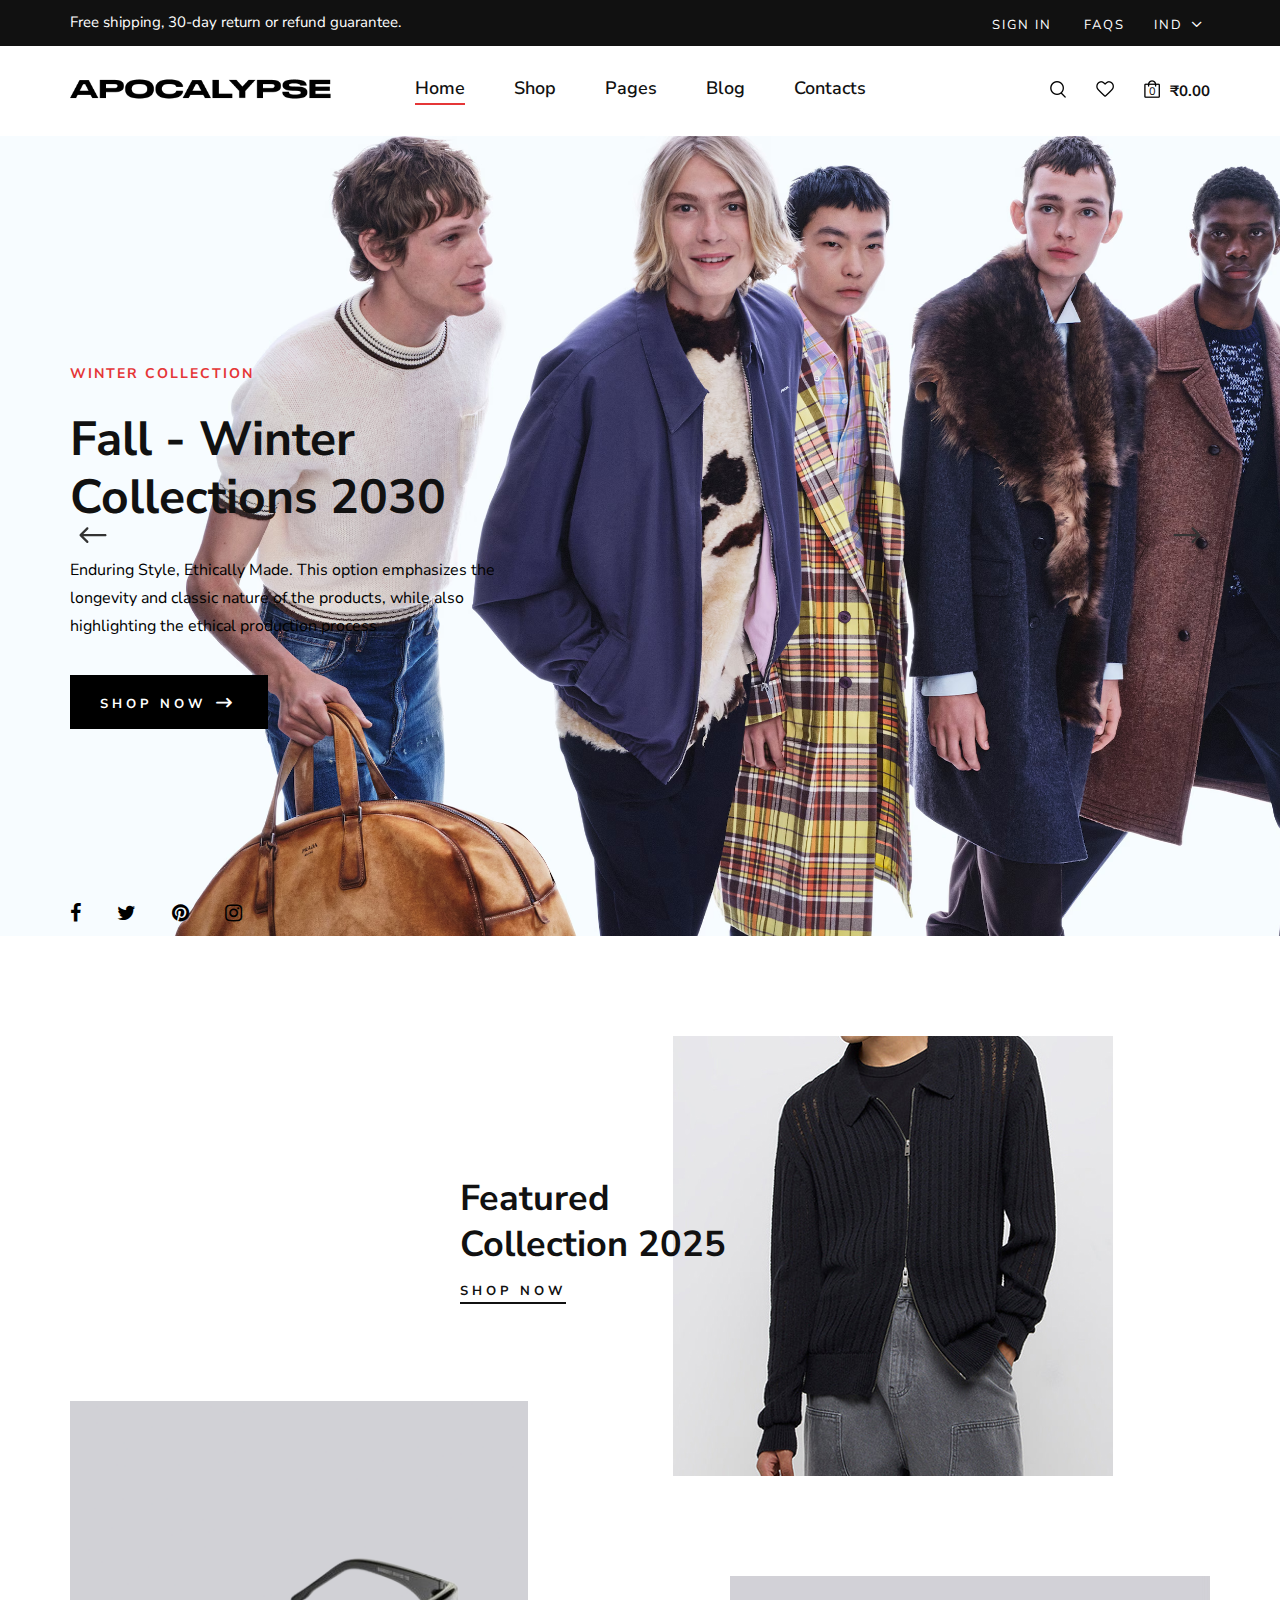
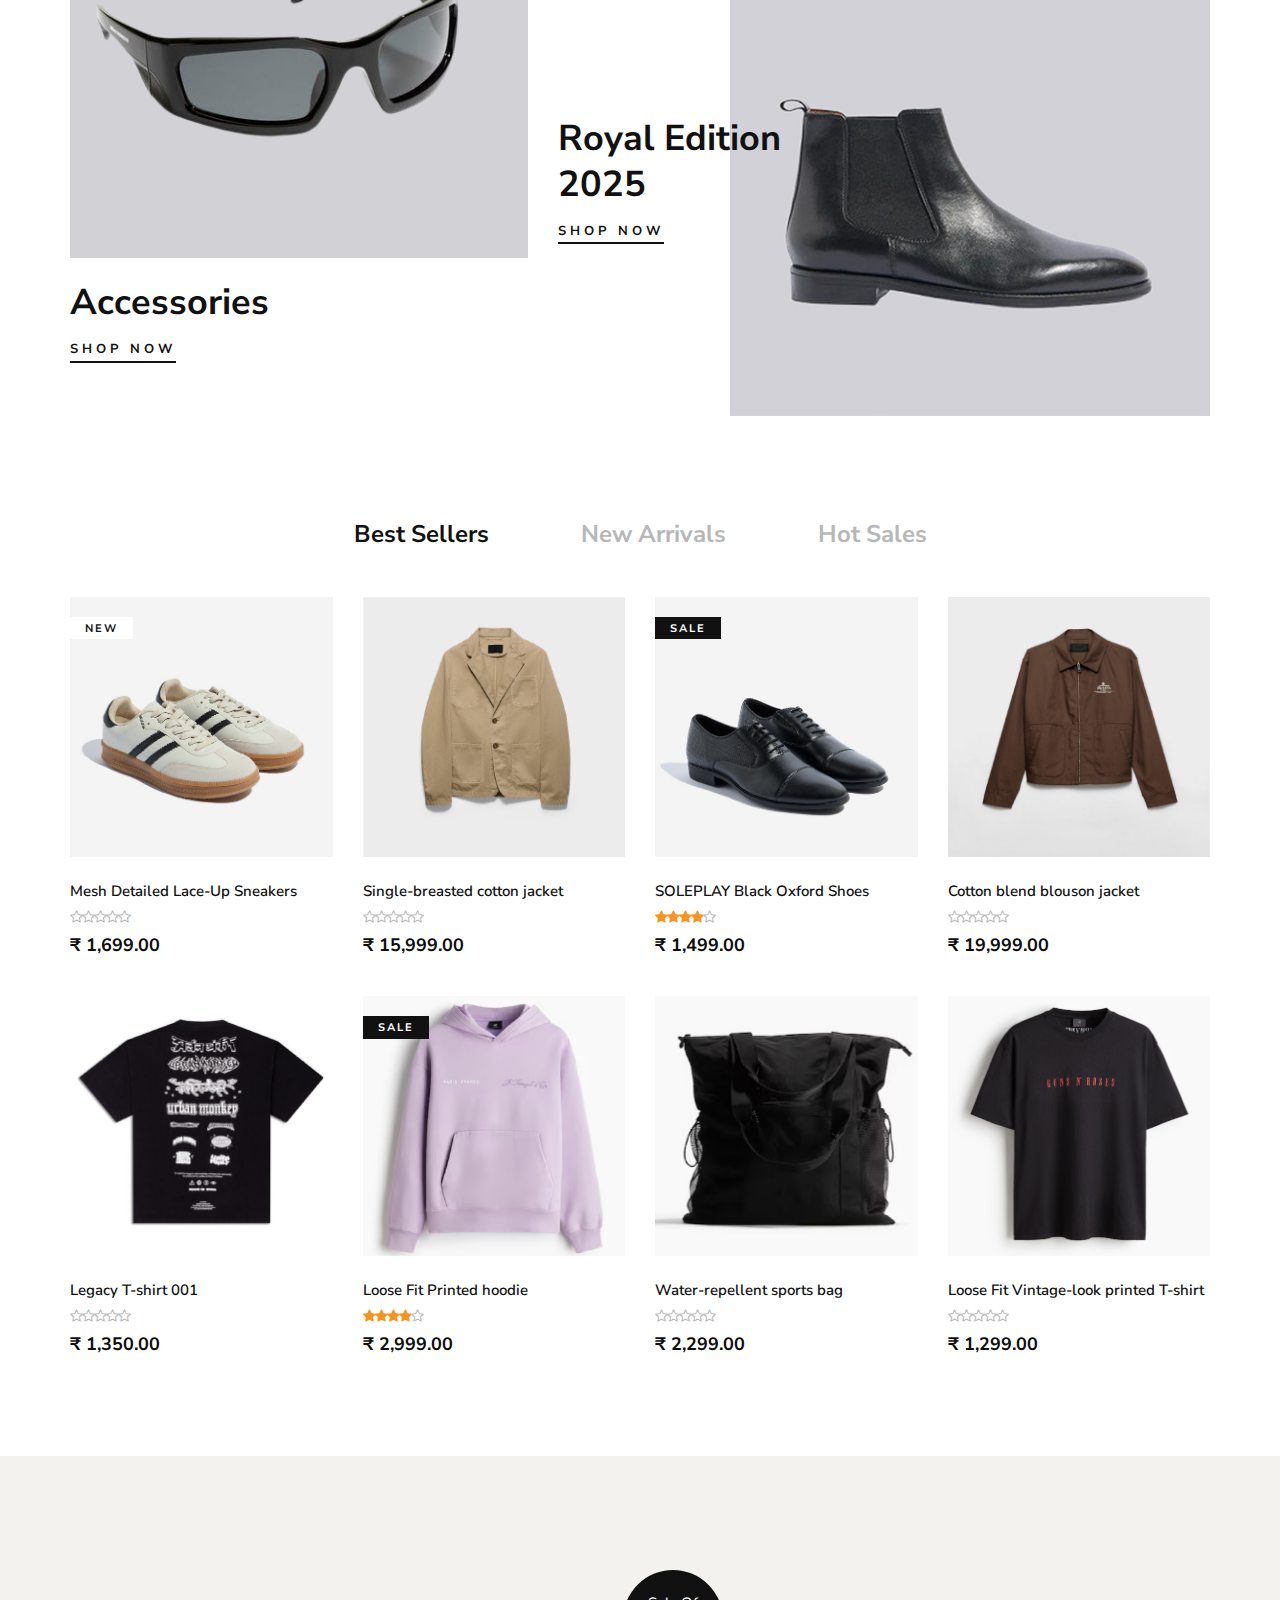
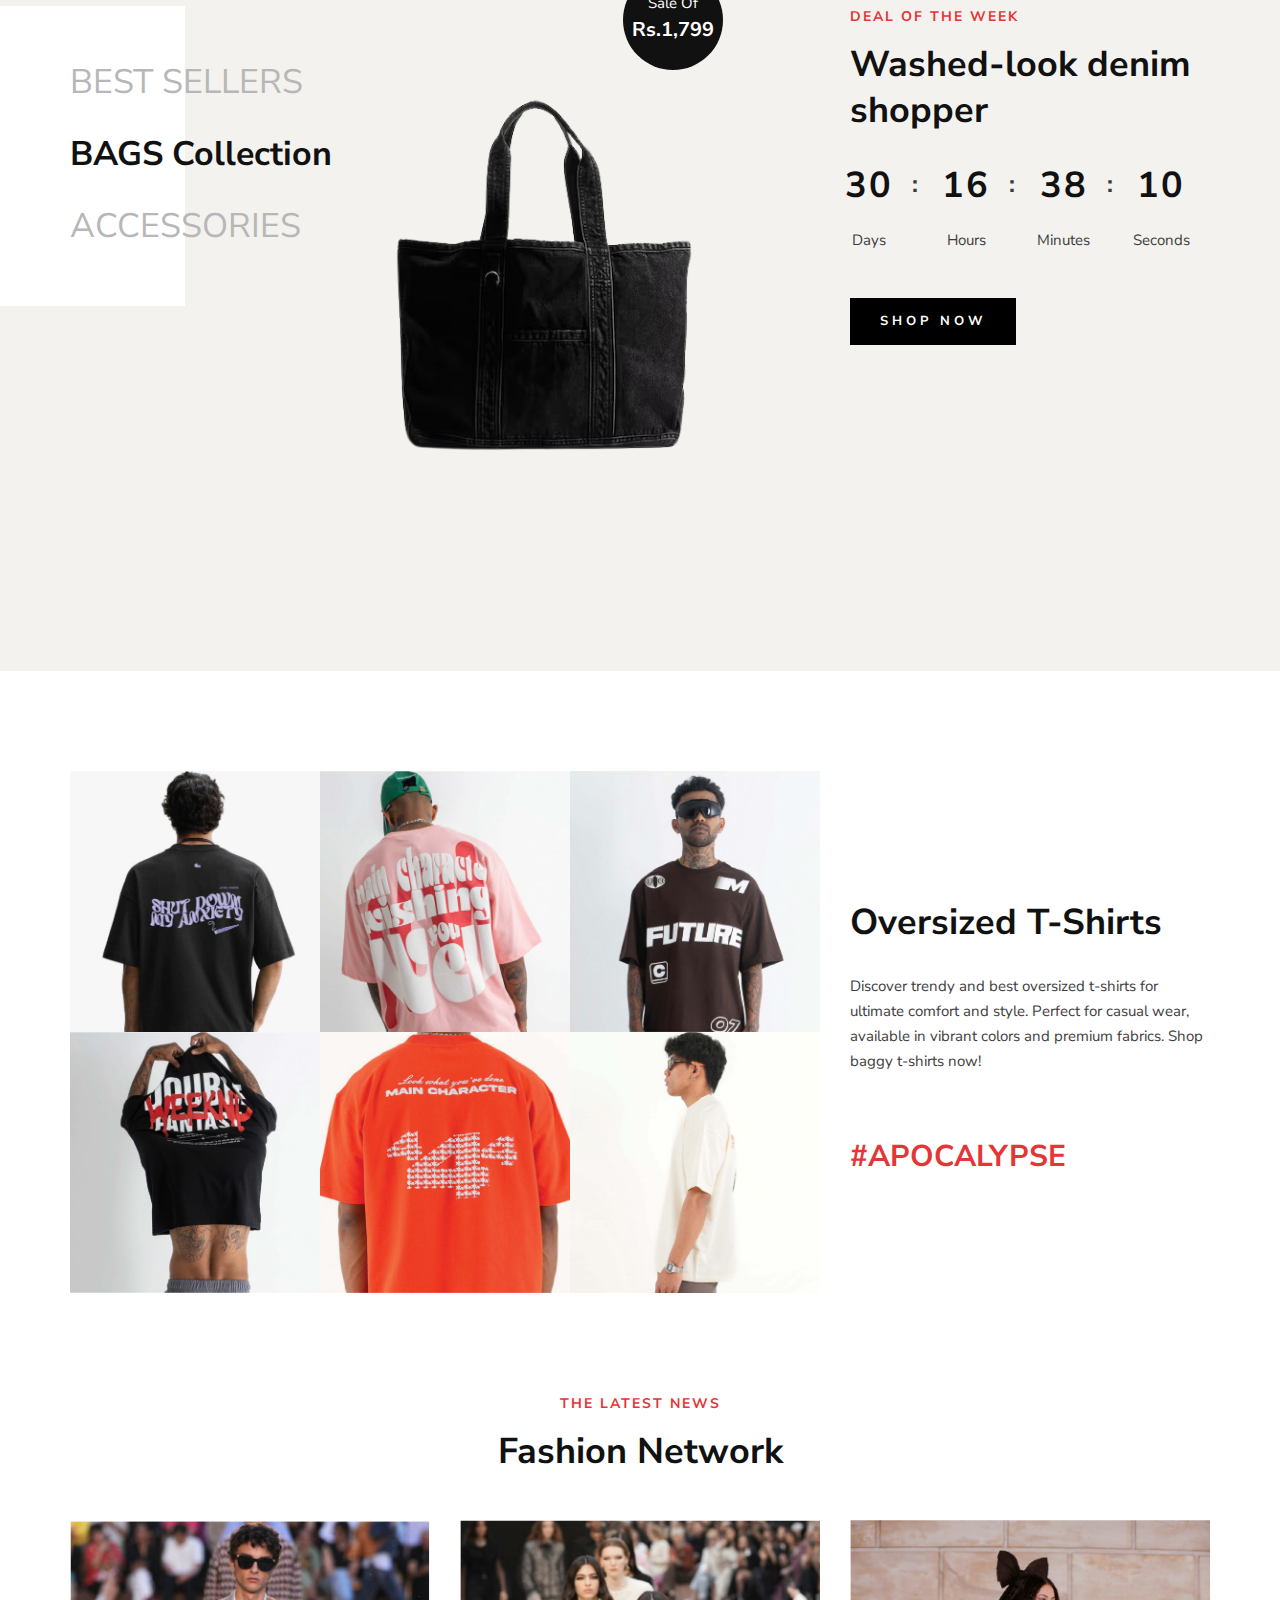
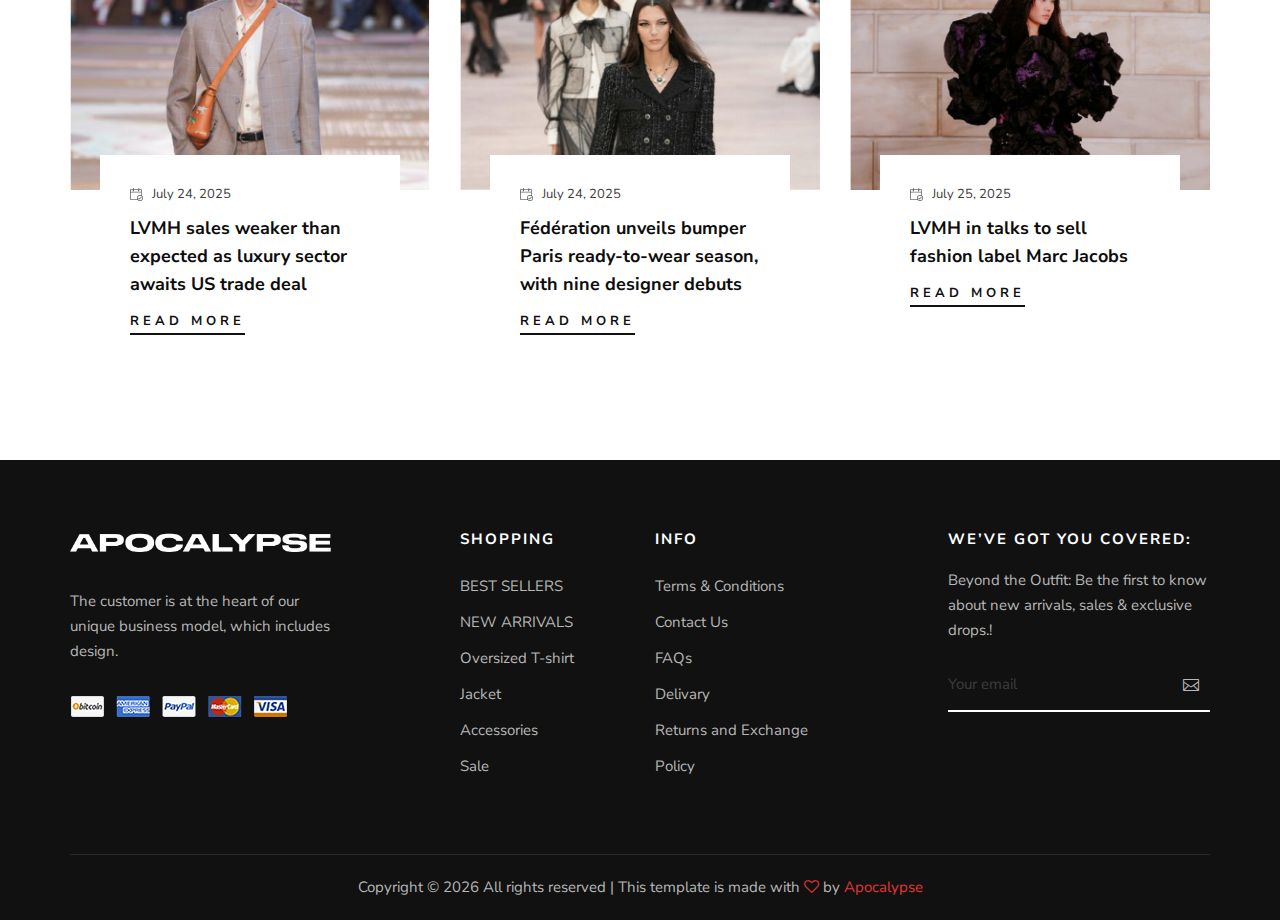
<file: Apocalypse-Fashion/index.html>
<!DOCTYPE html>
<html lang="zxx">

<head>
    <meta charset="UTF-8">
    <meta name="description" content="Male_Fashion Template">
    <meta name="keywords" content="Male_Fashion, unica, creative, html">
    <meta name="viewport" content="width=device-width, initial-scale=1.0">
    <meta http-equiv="X-UA-Compatible" content="ie=edge">
    <title>Apocalypse-Fashion</title>

    <!-- Google Font -->
    <link href="https://fonts.googleapis.com/css2?family=Nunito+Sans:wght@300;400;600;700;800;900&display=swap"
        rel="stylesheet">

    <!-- Css Styles -->
    <link rel="stylesheet" href="css/bootstrap.min.css" type="text/css">
    <link rel="stylesheet" href="css/font-awesome.min.css" type="text/css">
    <link rel="stylesheet" href="css/elegant-icons.css" type="text/css">
    <link rel="stylesheet" href="css/magnific-popup.css" type="text/css">
    <link rel="stylesheet" href="css/nice-select.css" type="text/css">
    <link rel="stylesheet" href="css/owl.carousel.min.css" type="text/css">
    <link rel="stylesheet" href="css/slicknav.min.css" type="text/css">
    <link rel="stylesheet" href="css/style.css" type="text/css">

</head>

<body>
    <!-- Page Preloder -->
    <div id="preloder">
        <div class="loader"></div>
    </div>

    <!-- Offcanvas Menu Begin -->
    <div class="offcanvas-menu-overlay"></div>
    <div class="offcanvas-menu-wrapper">
        <div class="offcanvas__option">
            <div class="offcanvas__links">
                <a href="#">Sign in</a>
                <a href="#">FAQs</a>
            </div>
            <div class="offcanvas__top__hover">
                <span>IND <i class="arrow_carrot-down"></i></span>
                <ul>
                    <li>IND</li>
                    <li>USD</li>
                    <li>EUR</li>
                </ul>
            </div>
        </div>
        <div class="offcanvas__nav__option">
            <a href="#" class="search-switch"><img src="img/icon/search.png" alt=""></a>
            <a href="#"><img src="img/icon/heart.png" alt=""></a>
            <a href="#"><img src="img/icon/cart.png" alt=""> <span>0</span></a>
            <div class="price">₹0.00</div>
        </div>
        <div id="mobile-menu-wrap"></div>
        <div class="offcanvas__text">
            <p>Free shipping, 30-day return or refund guarantee.</p>
        </div>
    </div>
    <!-- Offcanvas Menu End -->

    <!-- Header Section Begin -->
    <header class="header">
        <div class="header__top">
            <div class="container">
                <div class="row">
                    <div class="col-lg-6 col-md-7">
                        <div class="header__top__left">
                            <p>Free shipping, 30-day return or refund guarantee.</p>
                        </div>
                    </div>
                    <div class="col-lg-6 col-md-5">
                        <div class="header__top__right">
                            <div class="header__top__links">
                                <a href="#">Sign in</a>
                                <a href="#">FAQs</a>
                            </div>
                            <div class="header__top__hover">
                                <span>IND <i class="arrow_carrot-down"></i></span>
                                <ul>
                                    <li>IND</li>
                                    <li>EUR</li>
                                    <li>USD</li>
                                </ul>
                            </div>
                        </div>
                    </div>
                </div>
            </div>
        </div>
        <div class="container">
            <div class="row">
                <div class="col-lg-3 col-md-3">
                    <div class="header__logo">
                        <a href="./index.html"><img src="img/logo.png" alt=""></a>
                    </div>
                </div>
                <div class="col-lg-6 col-md-6">
                    <nav class="header__menu mobile-menu">
                        <ul>
                            <li class="active"><a href="./index.html">Home</a></li>
                            <li><a href="./shop.html">Shop</a></li>
                            <li><a href="#">Pages</a>
                                <ul class="dropdown">
                                    <li><a href="./about.html">About Us</a></li>
                                    <li><a href="./shop-details.html">Shop Details</a></li>
                                    <li><a href="./shopping-cart.html">Shopping Cart</a></li>
                                    <li><a href="./checkout.html">Check Out</a></li>
                                    <li><a href="./blog-details.html">Blog Details</a></li>
                                </ul>
                            </li>
                            <li><a href="./blog.html">Blog</a></li>
                            <li><a href="./contact.html">Contacts</a></li>
                        </ul>
                    </nav>
                </div>
                <div class="col-lg-3 col-md-3">
                    <div class="header__nav__option">
                        <a href="#" class="search-switch"><img src="img/icon/search.png" alt=""></a>
                        <a href="#"><img src="img/icon/heart.png" alt=""></a>
                        <a href="#"><img src="img/icon/cart.png" alt=""> <span>0</span></a>
                        <div class="price">₹0.00</div>
                    </div>
                </div>
            </div>
            <div class="canvas__open"><i class="fa fa-bars"></i></div>
        </div>
    </header>
    <!-- Header Section End -->

    <!-- Hero Section Begin -->
    <section class="hero">
        <div class="hero__slider owl-carousel">
            <div class="hero__items set-bg" data-setbg="img/hero/hero-6.avif">
                <div class="container">
                    <div class="row">
                        <div class="col-xl-5 col-lg-7 col-md-8">
                            <div class="hero__text">
                                <h6>WINTER Collection</h6>
                                <h2>Fall - Winter Collections 2030</h2>
                                <p style="color: black;">Enduring Style, Ethically Made. This option emphasizes the
                                    longevity and classic nature of the products, while also highlighting the ethical
                                    production process</p>

                                <a href="#" class="primary-btn">Shop now <span class="arrow_right"></span></a>
                                <div class="hero__social">
                                    <a href="#"><i class="fa fa-facebook"></i></a>
                                    <a href="#"><i class="fa fa-twitter"></i></a>
                                    <a href="#"><i class="fa fa-pinterest"></i></a>
                                    <a href="#"><i class="fa fa-instagram"></i></a>
                                </div>
                            </div>
                        </div>
                    </div>
                </div>
            </div>
            <div class="hero__items set-bg" data-setbg="img/hero/hero_4_new.webp">
                <div class="container">
                    <div class="row">
                        <div class="col-xl-5 col-lg-7 col-md-8">
                            <div class="hero__text">
                                <h6>WINTER Collection</h6>
                                <h2 style="color: white;">Fall - Winter Collections 2030</h2>
                                <p style="color: white;">Enduring Style, Ethically Made. This option emphasizes the
                                    longevity and classic nature of the products, while also highlighting the ethical
                                    production process</p>
                                <a href="#" class="primary-btn">Shop now <span class="arrow_right"></span></a>
                                <div class="hero__social">
                                    <a href="#"><i class="fa fa-facebook"></i></a>
                                    <a href="#"><i class="fa fa-twitter"></i></a>
                                    <a href="#"><i class="fa fa-pinterest"></i></a>
                                    <a href="#"><i class="fa fa-instagram"></i></a>
                                </div>
                            </div>
                        </div>
                    </div>
                </div>
            </div>
        </div>
    </section>
    <!-- Hero Section End -->

    <!-- Banner Section Begin -->
    <section class="banner spad">
        <div class="container">
            <div class="row">
                <div class="col-lg-7 offset-lg-4">
                    <div class="banner__item">
                        <div class="banner__item__pic">
                            <img src="img/banner/banner-1-new.jpg" alt="">
                        </div>
                        <div class="banner__item__text">
                            <h2>Featured Collection 2025</h2>
                            <a href="#">Shop now</a>
                        </div>
                    </div>
                </div>
                <div class="col-lg-5">
                    <div class="banner__item banner__item--middle">
                        <div class="banner__item__pic">
                            <img src="img/banner/banner-2-new.jpg" alt="">
                        </div>
                        <div class="banner__item__text">
                            <h2>Accessories</h2>
                            <a href="#">Shop now</a>
                        </div>
                    </div>
                </div>
                <div class="col-lg-7">
                    <div class="banner__item banner__item--last">
                        <div class="banner__item__pic">
                            <img src="img/banner/banner-3-new.jpg" alt="">
                        </div>
                        <div class="banner__item__text">
                            <h2>Royal Edition 2025</h2>
                            <a href="#">Shop now</a>
                        </div>
                    </div>
                </div>
            </div>
        </div>
    </section>
    <!-- Banner Section End -->

    <!-- Product Section Begin -->
    <section class="product spad">
        <div class="container">
            <div class="row">
                <div class="col-lg-12">
                    <ul class="filter__controls">
                        <li class="active" data-filter="*">Best Sellers</li>
                        <li data-filter=".new-arrivals">New Arrivals</li>
                        <li data-filter=".hot-sales">Hot Sales</li>
                    </ul>
                </div>
            </div>
            <div class="row product__filter">
                <div class="col-lg-3 col-md-6 col-sm-6 col-md-6 col-sm-6 mix new-arrivals">
                    <div class="product__item">
                        <div class="product__item__pic set-bg" data-setbg="img/product/product-1-new.jpg">
                            <span class="label">New</span>
                            <ul class="product__hover">
                                <li><a href="#"><img src="img/icon/heart.png" alt=""></a></li>
                                <li><a href="#"><img src="img/icon/compare.png" alt=""> <span>Compare</span></a></li>
                                <li><a href="#"><img src="img/icon/search.png" alt=""></a></li>
                            </ul>
                        </div>
                        <div class="product__item__text">
                            <h6>Mesh Detailed Lace-Up Sneakers</h6>
                            <a href="#" class="add-cart">+ Add To Cart</a>
                            <div class="rating">
                                <i class="fa fa-star-o"></i>
                                <i class="fa fa-star-o"></i>
                                <i class="fa fa-star-o"></i>
                                <i class="fa fa-star-o"></i>
                                <i class="fa fa-star-o"></i>
                            </div>
                            <h5>₹ 1,699.00</h5>
                            <div class="product__color__select">
                                <label for="pc-1">
                                    <input type="radio" id="pc-1">
                                </label>
                                <label class="active black" for="pc-2">
                                    <input type="radio" id="pc-2">
                                </label>
                                <label class="grey" for="pc-3">
                                    <input type="radio" id="pc-3">
                                </label>
                            </div>
                        </div>
                    </div>
                </div>
                <div class="col-lg-3 col-md-6 col-sm-6 col-md-6 col-sm-6 mix hot-sales">
                    <div class="product__item">
                        <div class="product__item__pic set-bg" data-setbg="img/product/product-2-new.jpg">
                            <ul class="product__hover">
                                <li><a href="#"><img src="img/icon/heart.png" alt=""></a></li>
                                <li><a href="#"><img src="img/icon/compare.png" alt=""> <span>Compare</span></a></li>
                                <li><a href="#"><img src="img/icon/search.png" alt=""></a></li>
                            </ul>
                        </div>
                        <div class="product__item__text">
                            <h6>Single-breasted cotton jacket</h6>
                            <a href="#" class="add-cart">+ Add To Cart</a>
                            <div class="rating">
                                <i class="fa fa-star-o"></i>
                                <i class="fa fa-star-o"></i>
                                <i class="fa fa-star-o"></i>
                                <i class="fa fa-star-o"></i>
                                <i class="fa fa-star-o"></i>
                            </div>
                            <h5>₹ 15,999.00</h5>
                            <div class="product__color__select">
                                <label for="pc-4">
                                    <input type="radio" id="pc-4">
                                </label>
                                <label class="active black" for="pc-5">
                                    <input type="radio" id="pc-5">
                                </label>
                                <label class="grey" for="pc-6">
                                    <input type="radio" id="pc-6">
                                </label>
                            </div>
                        </div>
                    </div>
                </div>
                <div class="col-lg-3 col-md-6 col-sm-6 col-md-6 col-sm-6 mix new-arrivals">
                    <div class="product__item sale">
                        <div class="product__item__pic set-bg" data-setbg="img/product/product-3-new.jpg">
                            <span class="label">Sale</span>
                            <ul class="product__hover">
                                <li><a href="#"><img src="img/icon/heart.png" alt=""></a></li>
                                <li><a href="#"><img src="img/icon/compare.png" alt=""> <span>Compare</span></a></li>
                                <li><a href="#"><img src="img/icon/search.png" alt=""></a></li>
                            </ul>
                        </div>
                        <div class="product__item__text">
                            <h6>SOLEPLAY Black Oxford Shoes</h6>
                            <a href="#" class="add-cart">+ Add To Cart</a>
                            <div class="rating">
                                <i class="fa fa-star"></i>
                                <i class="fa fa-star"></i>
                                <i class="fa fa-star"></i>
                                <i class="fa fa-star"></i>
                                <i class="fa fa-star-o"></i>
                            </div>
                            <h5>₹ 1,499.00</h5>
                            <div class="product__color__select">
                                <label for="pc-7">
                                    <input type="radio" id="pc-7">
                                </label>
                                <label class="active black" for="pc-8">
                                    <input type="radio" id="pc-8">
                                </label>
                                <label class="grey" for="pc-9">
                                    <input type="radio" id="pc-9">
                                </label>
                            </div>
                        </div>
                    </div>
                </div>
                <div class="col-lg-3 col-md-6 col-sm-6 col-md-6 col-sm-6 mix hot-sales">
                    <div class="product__item">
                        <div class="product__item__pic set-bg" data-setbg="img/product/product-4.jpg">
                            <ul class="product__hover">
                                <li><a href="#"><img src="img/icon/heart.png" alt=""></a></li>
                                <li><a href="#"><img src="img/icon/compare.png" alt=""> <span>Compare</span></a></li>
                                <li><a href="#"><img src="img/icon/search.png" alt=""></a></li>
                            </ul>
                        </div>
                        <div class="product__item__text">
                            <h6>Cotton blend blouson jacket</h6>
                            <a href="#" class="add-cart">+ Add To Cart</a>
                            <div class="rating">
                                <i class="fa fa-star-o"></i>
                                <i class="fa fa-star-o"></i>
                                <i class="fa fa-star-o"></i>
                                <i class="fa fa-star-o"></i>
                                <i class="fa fa-star-o"></i>
                            </div>
                            <h5>₹ 19,999.00</h5>
                            <div class="product__color__select">
                                <label for="pc-10">
                                    <input type="radio" id="pc-10">
                                </label>
                                <label class="active black" for="pc-11">
                                    <input type="radio" id="pc-11">
                                </label>
                                <label class="grey" for="pc-12">
                                    <input type="radio" id="pc-12">
                                </label>
                            </div>
                        </div>
                    </div>
                </div>
                <div class="col-lg-3 col-md-6 col-sm-6 col-md-6 col-sm-6 mix new-arrivals">
                    <div class="product__item">
                        <div class="product__item__pic set-bg" data-setbg="img/product/product-5-new.jpg">
                            <ul class="product__hover">
                                <li><a href="#"><img src="img/icon/heart.png" alt=""></a></li>
                                <li><a href="#"><img src="img/icon/compare.png" alt=""> <span>Compare</span></a></li>
                                <li><a href="#"><img src="img/icon/search.png" alt=""></a></li>
                            </ul>
                        </div>
                        <div class="product__item__text">
                            <h6>Legacy T-shirt 001</h6>
                            <a href="#" class="add-cart">+ Add To Cart</a>
                            <div class="rating">
                                <i class="fa fa-star-o"></i>
                                <i class="fa fa-star-o"></i>
                                <i class="fa fa-star-o"></i>
                                <i class="fa fa-star-o"></i>
                                <i class="fa fa-star-o"></i>
                            </div>
                            <h5>₹ 1,350.00</h5>
                            <div class="product__color__select">
                                <label for="pc-13">
                                    <input type="radio" id="pc-13">
                                </label>
                                <label class="active black" for="pc-14">
                                    <input type="radio" id="pc-14">
                                </label>
                                <label class="grey" for="pc-15">
                                    <input type="radio" id="pc-15">
                                </label>
                            </div>
                        </div>
                    </div>
                </div>
                <div class="col-lg-3 col-md-6 col-sm-6 col-md-6 col-sm-6 mix hot-sales">
                    <div class="product__item sale">
                        <div class="product__item__pic set-bg" data-setbg="img/product/product-6-new.jpg">
                            <span class="label">Sale</span>
                            <ul class="product__hover">
                                <li><a href="#"><img src="img/icon/heart.png" alt=""></a></li>
                                <li><a href="#"><img src="img/icon/compare.png" alt=""> <span>Compare</span></a></li>
                                <li><a href="#"><img src="img/icon/search.png" alt=""></a></li>
                            </ul>
                        </div>
                        <div class="product__item__text">
                            <h6>Loose Fit Printed hoodie</h6>
                            <a href="#" class="add-cart">+ Add To Cart</a>
                            <div class="rating">
                                <i class="fa fa-star"></i>
                                <i class="fa fa-star"></i>
                                <i class="fa fa-star"></i>
                                <i class="fa fa-star"></i>
                                <i class="fa fa-star-o"></i>
                            </div>
                            <h5>₹ 2,999.00</h5>
                            <div class="product__color__select">
                                <label for="pc-16">
                                    <input type="radio" id="pc-16">
                                </label>
                                <label class="active black" for="pc-17">
                                    <input type="radio" id="pc-17">
                                </label>
                                <label class="grey" for="pc-18">
                                    <input type="radio" id="pc-18">
                                </label>
                            </div>
                        </div>
                    </div>
                </div>
                <div class="col-lg-3 col-md-6 col-sm-6 col-md-6 col-sm-6 mix new-arrivals">
                    <div class="product__item">
                        <div class="product__item__pic set-bg" data-setbg="img/product/product-7-new.jpg">
                            <ul class="product__hover">
                                <li><a href="#"><img src="img/icon/heart.png" alt=""></a></li>
                                <li><a href="#"><img src="img/icon/compare.png" alt=""> <span>Compare</span></a></li>
                                <li><a href="#"><img src="img/icon/search.png" alt=""></a></li>
                            </ul>
                        </div>
                        <div class="product__item__text">
                            <h6>Water-repellent sports bag</h6>
                            <a href="#" class="add-cart">+ Add To Cart</a>
                            <div class="rating">
                                <i class="fa fa-star-o"></i>
                                <i class="fa fa-star-o"></i>
                                <i class="fa fa-star-o"></i>
                                <i class="fa fa-star-o"></i>
                                <i class="fa fa-star-o"></i>
                            </div>
                            <h5>₹ 2,299.00</h5>
                            <div class="product__color__select">
                                <label for="pc-19">
                                    <input type="radio" id="pc-19">
                                </label>
                                <label class="active black" for="pc-20">
                                    <input type="radio" id="pc-20">
                                </label>
                                <label class="grey" for="pc-21">
                                    <input type="radio" id="pc-21">
                                </label>
                            </div>
                        </div>
                    </div>
                </div>
                <div class="col-lg-3 col-md-6 col-sm-6 col-md-6 col-sm-6 mix hot-sales">
                    <div class="product__item">
                        <div class="product__item__pic set-bg" data-setbg="img/product/product-8-new.jpg">
                            <ul class="product__hover">
                                <li><a href="#"><img src="img/icon/heart.png" alt=""></a></li>
                                <li><a href="#"><img src="img/icon/compare.png" alt=""> <span>Compare</span></a></li>
                                <li><a href="#"><img src="img/icon/search.png" alt=""></a></li>
                            </ul>
                        </div>
                        <div class="product__item__text">
                            <h6>Loose Fit Vintage-look printed T-shirt</h6>
                            <a href="#" class="add-cart">+ Add To Cart</a>
                            <div class="rating">
                                <i class="fa fa-star-o"></i>
                                <i class="fa fa-star-o"></i>
                                <i class="fa fa-star-o"></i>
                                <i class="fa fa-star-o"></i>
                                <i class="fa fa-star-o"></i>
                            </div>
                            <h5>₹ 1,299.00</h5>
                            <div class="product__color__select">
                                <label for="pc-22">
                                    <input type="radio" id="pc-22">
                                </label>
                                <label class="active black" for="pc-23">
                                    <input type="radio" id="pc-23">
                                </label>
                                <label class="grey" for="pc-24">
                                    <input type="radio" id="pc-24">
                                </label>
                            </div>
                        </div>
                    </div>
                </div>
            </div>
        </div>
    </section>
    <!-- Product Section End -->

    <!-- Categories Section Begin -->
    <section class="categories spad">
        <div class="container">
            <div class="row">
                <div class="col-lg-3">
                    <div class="categories__text">
                        <h2>BEST SELLERS <br /> <span>BAGS Collection</span> <br /> ACCESSORIES</h2>
                    </div>
                </div>
                <div class="col-lg-4">
                    <div class="categories__hot__deal">
                        <img src="img/product-sale-new.png" alt="">
                        <div class="hot__deal__sticker">
                            <span>Sale Of</span>
                            <h5>Rs.1,799</h5>
                        </div>
                    </div>
                </div>
                <div class="col-lg-4 offset-lg-1">
                    <div class="categories__deal__countdown">
                        <span>Deal Of The Week</span>
                        <h2>Washed-look denim shopper</h2>
                        <div class="categories__deal__countdown__timer" id="countdown">
                            <div class="cd-item">
                                <span>3</span>
                                <p>Days</p>
                            </div>
                            <div class="cd-item">
                                <span>1</span>
                                <p>Hours</p>
                            </div>
                            <div class="cd-item">
                                <span>50</span>
                                <p>Minutes</p>
                            </div>
                            <div class="cd-item">
                                <span>18</span>
                                <p>Seconds</p>
                            </div>
                        </div>
                        <a href="#" class="primary-btn">Shop now</a>
                    </div>
                </div>
            </div>
        </div>
    </section>
    <!-- Categories Section End -->

    <!-- Instagram Section Begin -->
    <section class="instagram spad">
        <div class="container">
            <div class="row">
                <div class="col-lg-8">
                    <div class="instagram__pic">
                        <div class="instagram__pic__item set-bg" data-setbg="img/instagram/instagram-1-new.jpg"></div>
                        <div class="instagram__pic__item set-bg" data-setbg="img/instagram/instagram-2-new.jpg"></div>
                        <div class="instagram__pic__item set-bg" data-setbg="img/instagram/instagram-3-new.jpg"></div>
                        <div class="instagram__pic__item set-bg" data-setbg="img/instagram/instagram-4-new.jpg"></div>
                        <div class="instagram__pic__item set-bg" data-setbg="img/instagram/instagram-5-new.jpg"></div>
                        <div class="instagram__pic__item set-bg" data-setbg="img/instagram/instagram-6-new.jpg"></div>
                    </div>
                </div>
                <div class="col-lg-4">
                    <div class="instagram__text">
                        <h2>Oversized T-Shirts</h2>
                        <p>Discover trendy and best oversized t-shirts for ultimate comfort and style. Perfect for
                            casual wear, available in vibrant colors and premium fabrics. Shop baggy t-shirts now!</p>
                        <h3>#APOCALYPSE</h3>
                    </div>
                </div>
            </div>
        </div>
    </section>
    <!-- Instagram Section End -->

    <!-- Latest Blog Section Begin -->
    <section class="latest spad">
        <div class="container">
            <div class="row">
                <div class="col-lg-12">
                    <div class="section-title">
                        <span>The Latest news</span>
                        <h2>Fashion Network</h2>
                    </div>
                </div>
            </div>
            <div class="row">
                <div class="col-lg-4 col-md-6 col-sm-6">
                    <div class="blog__item">
                        <div class="blog__item__pic set-bg" data-setbg="img/blog/blog-1-new.jpg"></div>
                        <div class="blog__item__text">
                            <span><img src="img/icon/calendar.png" alt=""> July 24, 2025</span>
                            <h5>LVMH sales weaker than expected as luxury sector awaits US trade deal</h5>
                            <a href="#">Read More</a>
                        </div>
                    </div>
                </div>
                <div class="col-lg-4 col-md-6 col-sm-6">
                    <div class="blog__item">
                        <div class="blog__item__pic set-bg" data-setbg="img/blog/blog-2-new.jpg"></div>
                        <div class="blog__item__text">
                            <span><img src="img/icon/calendar.png" alt=""> July 24, 2025</span>
                            <h5>Fédération unveils bumper Paris ready-to-wear season, with nine designer debuts</h5>
                            <a href="#">Read More</a>
                        </div>
                    </div>
                </div>
                <div class="col-lg-4 col-md-6 col-sm-6">
                    <div class="blog__item">
                        <div class="blog__item__pic set-bg" data-setbg="img/blog/blog-3-new.jpg"></div>
                        <div class="blog__item__text">
                            <span><img src="img/icon/calendar.png" alt=""> July 25, 2025</span>
                            <h5>LVMH in talks to sell fashion label Marc Jacobs</h5>
                            <a href="#">Read More</a>
                        </div>
                    </div>
                </div>
            </div>
        </div>
    </section>
    <!-- Latest Blog Section End -->

    <!-- Footer Section Begin -->
    <footer class="footer">
        <div class="container">
            <div class="row">
                <div class="col-lg-3 col-md-6 col-sm-6">
                    <div class="footer__about">
                        <div class="footer__logo">
                            <a href="#"><img src="img/footer-logo-new.png" alt=""></a>
                        </div>
                        <p>The customer is at the heart of our unique business model, which includes design.</p>
                        <a href="#"><img src="img/payment.png" alt=""></a>
                    </div>
                </div>
                <div class="col-lg-2 offset-lg-1 col-md-3 col-sm-6">
                    <div class="footer__widget">
                        <h6>Shopping</h6>
                        <ul>
                            <li><a href="#">BEST SELLERS</a></li>
                            <li><a href="#">NEW ARRIVALS</a></li>
                            <li><a href="#">Oversized T-shirt</a></li>
                            <li><a href="#">Jacket</a></li>
                            <li><a href="#">Accessories</a></li>
                            <li><a href="#">Sale</a></li>
                        </ul>
                    </div>
                </div>
                <div class="col-lg-2 col-md-3 col-sm-6">
                    <div class="footer__widget">
                        <h6>INFO</h6>
                        <ul>
                            <li><a href="#">Terms & Conditions</a></li>
                            <li><a href="#">Contact Us</a></li>
                            <li><a href="#">FAQs</a></li>
                            <li><a href="#">Delivary</a></li>
                            <li><a href="#">Returns and Exchange Policy</a></li>
                        </ul>
                    </div>
                </div>
                <div class="col-lg-3 offset-lg-1 col-md-6 col-sm-6">
                    <div class="footer__widget">
                        <h6>WE’VE GOT YOU COVERED:</h6>
                        <div class="footer__newslatter">
                            <p>Beyond the Outfit: Be the first to know about new arrivals, sales & exclusive drops.!</p>
                            <form action="#">
                                <input type="text" placeholder="Your email">
                                <button type="submit"><span class="icon_mail_alt"></span></button>
                            </form>
                        </div>
                    </div>
                </div>
            </div>
            <div class="row">
                <div class="col-lg-12 text-center">
                    <div class="footer__copyright__text">
                        <!-- Link back to Colorlib can't be removed. Template is licensed under CC BY 3.0. -->
                        <p>Copyright ©
                            <script>
                                document.write(new Date().getFullYear());
                            </script>
                            All rights reserved | This template is made with <i class="fa fa-heart-o"
                                aria-hidden="true"></i> by <a href="https://colorlib.com" target="_blank">Apocalypse</a>
                        </p>
                        <!-- Link back to Colorlib can't be removed. Template is licensed under CC BY 3.0. -->
                    </div>
                </div>
            </div>
        </div>
    </footer>
    <!-- Footer Section End -->

    <!-- Search Begin -->
    <div class="search-model">
        <div class="h-100 d-flex align-items-center justify-content-center">
            <div class="search-close-switch">+</div>
            <form class="search-model-form">
                <input type="text" id="search-input" placeholder="Search here.....">
            </form>
        </div>
    </div>
    <!-- Search End -->

    <!-- Js Plugins -->
    <script src="js/jquery-3.3.1.min.js"></script>
    <script src="js/bootstrap.min.js"></script>
    <script src="js/jquery.nice-select.min.js"></script>
    <script src="js/jquery.nicescroll.min.js"></script>
    <script src="js/jquery.magnific-popup.min.js"></script>
    <script src="js/jquery.countdown.min.js"></script>
    <script src="js/jquery.slicknav.js"></script>
    <script src="js/mixitup.min.js"></script>
    <script src="js/owl.carousel.min.js"></script>
    <script src="js/main.js"></script>
</body>

</html>
</file>
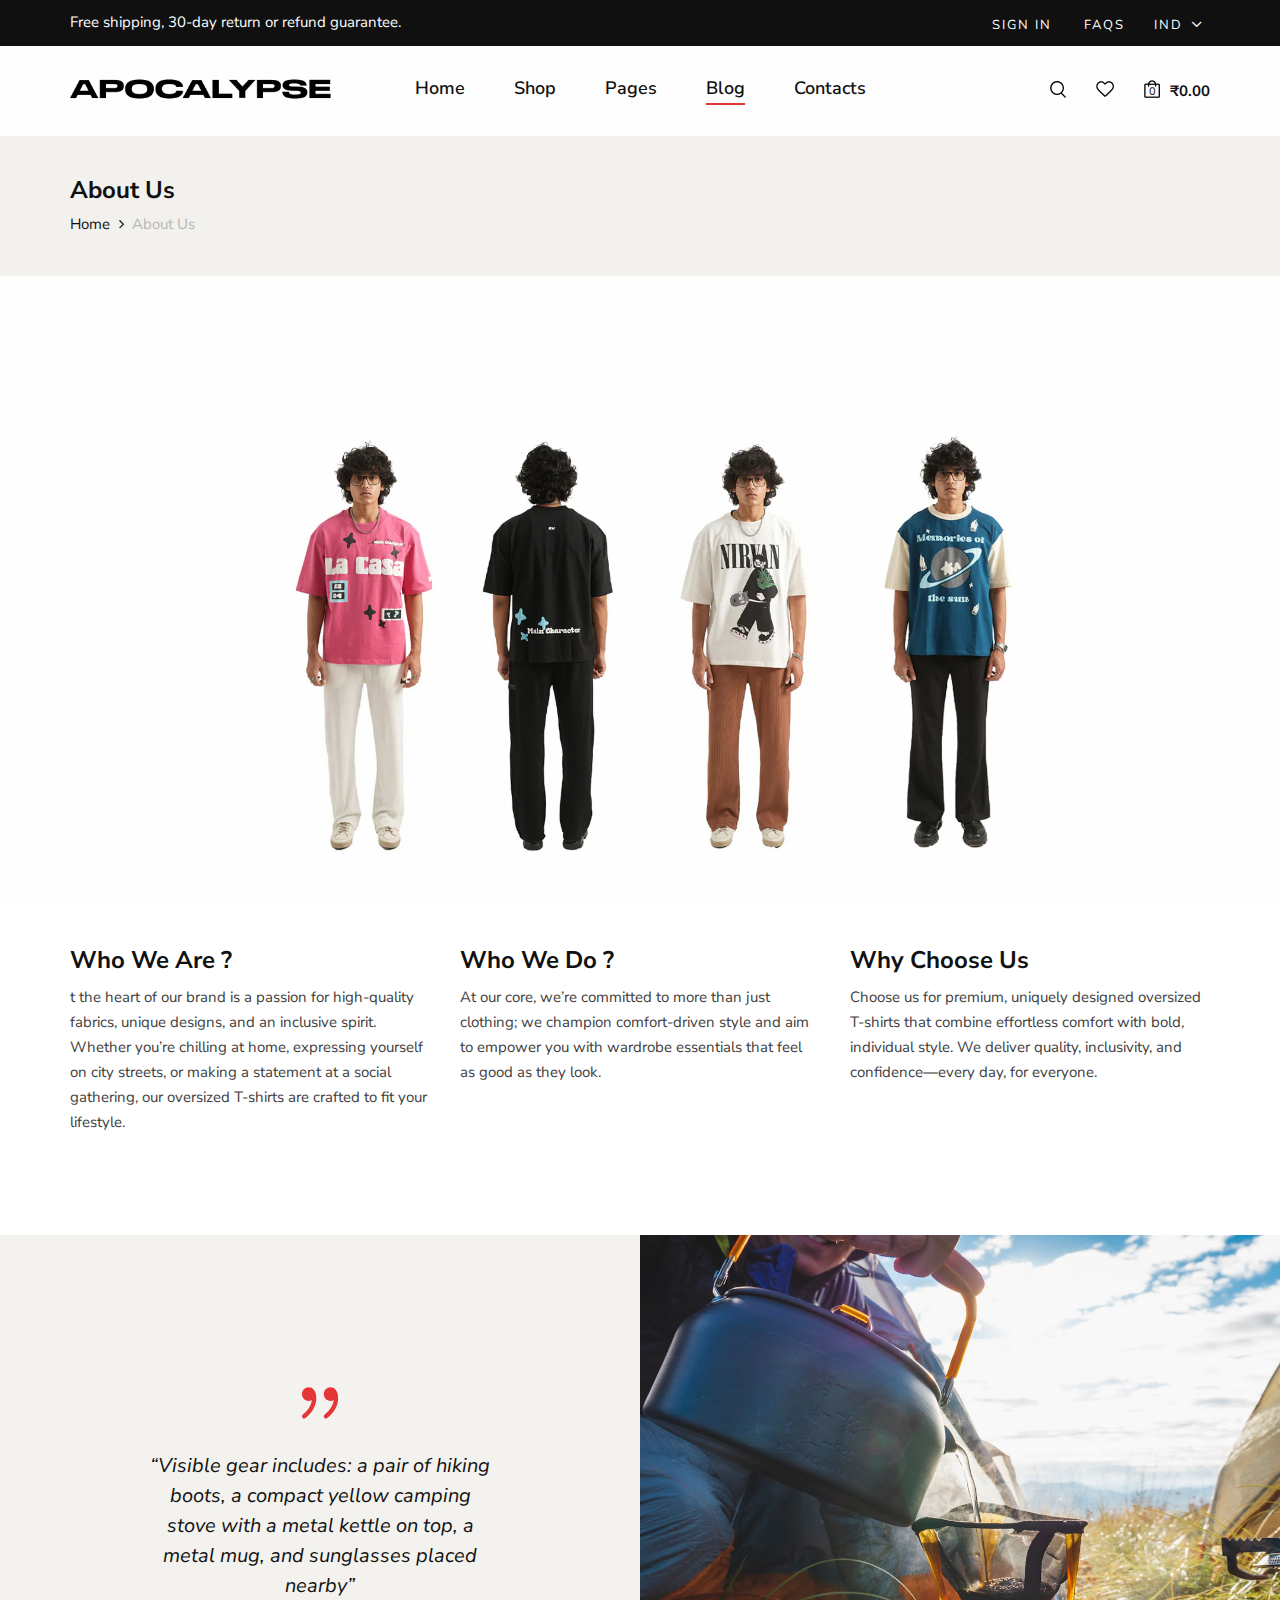
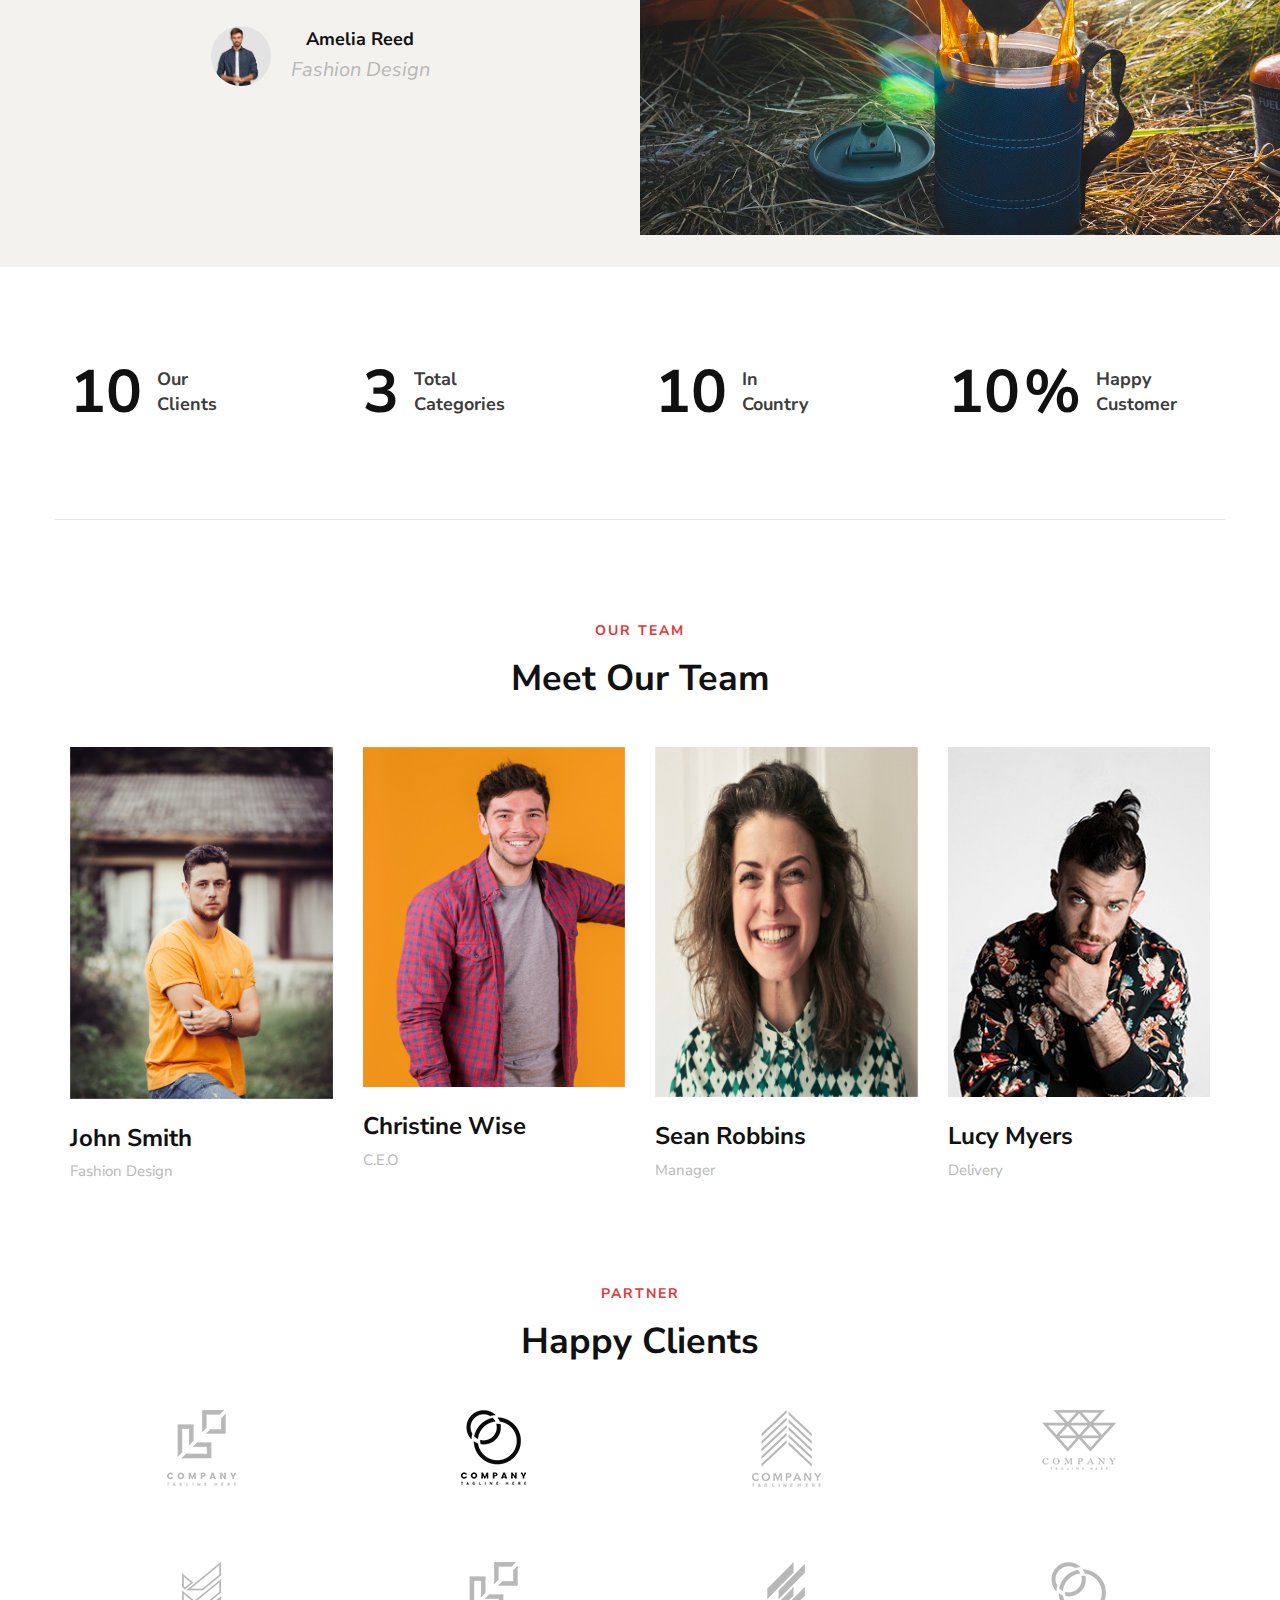
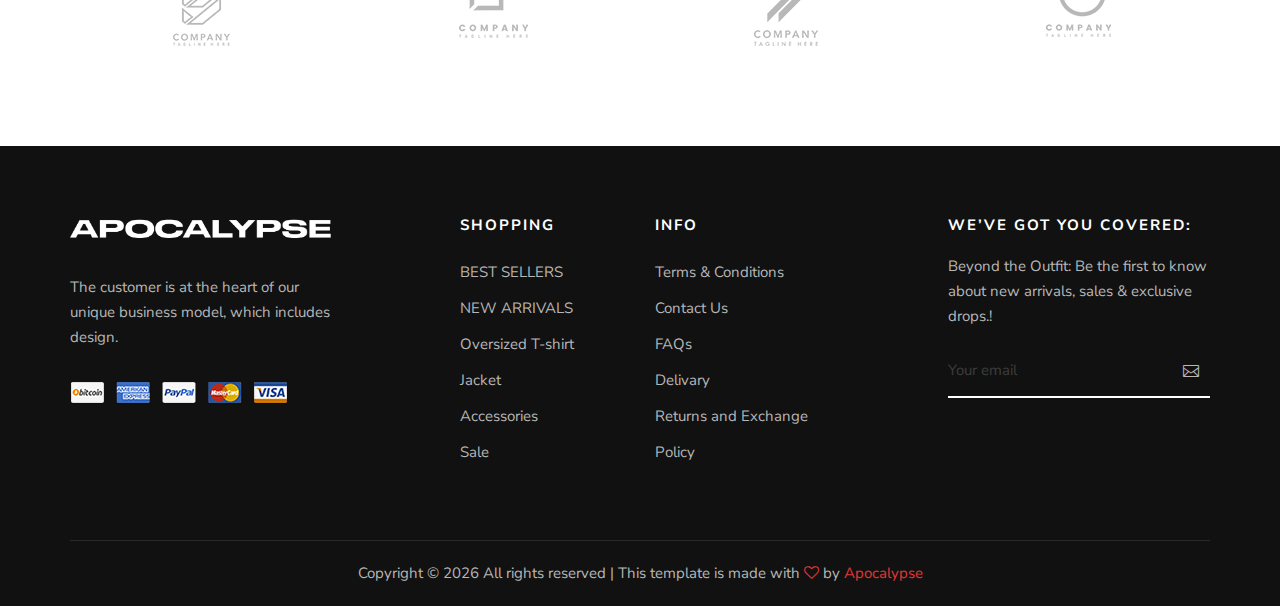
<file: Apocalypse-Fashion/about.html>
<!DOCTYPE html>
<html lang="zxx">

<head>
    <meta charset="UTF-8">
    <meta name="description" content="Male_Fashion Template">
    <meta name="keywords" content="Male_Fashion, unica, creative, html">
    <meta name="viewport" content="width=device-width, initial-scale=1.0">
    <meta http-equiv="X-UA-Compatible" content="ie=edge">
    <title>Apocalypse-Fashion</title>

    <!-- Google Font -->
    <link href="https://fonts.googleapis.com/css2?family=Nunito+Sans:wght@300;400;600;700;800;900&display=swap"
    rel="stylesheet">

    <!-- Css Styles -->
    <link rel="stylesheet" href="css/bootstrap.min.css" type="text/css">
    <link rel="stylesheet" href="css/font-awesome.min.css" type="text/css">
    <link rel="stylesheet" href="css/elegant-icons.css" type="text/css">
    <link rel="stylesheet" href="css/magnific-popup.css" type="text/css">
    <link rel="stylesheet" href="css/nice-select.css" type="text/css">
    <link rel="stylesheet" href="css/owl.carousel.min.css" type="text/css">
    <link rel="stylesheet" href="css/slicknav.min.css" type="text/css">
    <link rel="stylesheet" href="css/style.css" type="text/css">
</head>

<body>
    <!-- Page Preloder -->
    <div id="preloder">
        <div class="loader"></div>
    </div>

    <!-- Offcanvas Menu Begin -->
    <div class="offcanvas-menu-overlay"></div>
    <div class="offcanvas-menu-wrapper">
        <div class="offcanvas__option">
            <div class="offcanvas__links">
                <a href="#">Sign in</a>
                <a href="#">FAQs</a>
            </div>
            <div class="offcanvas__top__hover">
                <span>IND <i class="arrow_carrot-down"></i></span>
                <ul>
                    <li>IND</li>
                    <li>EUR</li>
                    <li>USD</li>
                </ul>
            </div>
        </div>
        <div class="offcanvas__nav__option">
            <a href="#" class="search-switch"><img src="img/icon/search.png" alt=""></a>
            <a href="#"><img src="img/icon/heart.png" alt=""></a>
            <a href="#"><img src="img/icon/cart.png" alt=""> <span>0</span></a>
            <div class="price">₹0.00</div>
        </div>
        <div id="mobile-menu-wrap"></div>
        <div class="offcanvas__text">
            <p>Free shipping, 30-day return or refund guarantee.</p>
        </div>
    </div>
    <!-- Offcanvas Menu End -->

    <!-- Header Section Begin -->
    <header class="header">
        <div class="header__top">
            <div class="container">
                <div class="row">
                    <div class="col-lg-6 col-md-7">
                        <div class="header__top__left">
                            <p>Free shipping, 30-day return or refund guarantee.</p>
                        </div>
                    </div>
                    <div class="col-lg-6 col-md-5">
                        <div class="header__top__right">
                            <div class="header__top__links">
                                <a href="#">Sign in</a>
                                <a href="#">FAQs</a>
                            </div>
                            <div class="header__top__hover">
                                <span>IND <i class="arrow_carrot-down"></i></span>
                                <ul>
                                    <li>IND</li>
                                    <li>EUR</li>
                                    <li>USD</li>
                                </ul>
                            </div>
                        </div>
                    </div>
                </div>
            </div>
        </div>
        <div class="container">
            <div class="row">
                <div class="col-lg-3 col-md-3">
                    <div class="header__logo">
                        <a href="./index.html"><img src="img/logo.png" alt=""></a>
                    </div>
                </div>
                <div class="col-lg-6 col-md-6">
                    <nav class="header__menu mobile-menu">
                        <ul>
                            <li><a href="./index.html">Home</a></li>
                            <li><a href="./shop.html">Shop</a></li>
                            <li><a href="#">Pages</a>
                                <ul class="dropdown">
                                    <li><a href="./about.html">About Us</a></li>
                                    <li><a href="./shop-details.html">Shop Details</a></li>
                                    <li><a href="./shopping-cart.html">Shopping Cart</a></li>
                                    <li><a href="./checkout.html">Check Out</a></li>
                                    <li><a href="./blog-details.html">Blog Details</a></li>
                                </ul>
                            </li>
                            <li class="active"><a href="./blog.html">Blog</a></li>
                            <li><a href="./contact.html">Contacts</a></li>
                        </ul>
                    </nav>
                </div>
                <div class="col-lg-3 col-md-3">
                    <div class="header__nav__option">
                        <a href="#" class="search-switch"><img src="img/icon/search.png" alt=""></a>
                        <a href="#"><img src="img/icon/heart.png" alt=""></a>
                        <a href="#"><img src="img/icon/cart.png" alt=""> <span>0</span></a>
                        <div class="price">₹0.00</div>
                    </div>
                </div>
            </div>
            <div class="canvas__open"><i class="fa fa-bars"></i></div>
        </div>
    </header>
    <!-- Header Section End -->

    <!-- Breadcrumb Section Begin -->
    <section class="breadcrumb-option">
        <div class="container">
            <div class="row">
                <div class="col-lg-12">
                    <div class="breadcrumb__text">
                        <h4>About Us</h4>
                        <div class="breadcrumb__links">
                            <a href="./index.html">Home</a>
                            <span>About Us</span>
                        </div>
                    </div>
                </div>
            </div>
        </div>
    </section>
    <!-- Breadcrumb Section End -->

    <!-- About Section Begin -->
    <section class="about spad">
        <div class="container">
            <div class="row">
                <div class="col-lg-12">
                    <div class="about__pic">
                        <img src="img/about/about-us-new.webp" alt="">
                    </div>
                </div>
            </div>
            <div class="row">
                <div class="col-lg-4 col-md-4 col-sm-6">
                    <div class="about__item">
                        <h4>Who We Are ?</h4>
                        <p>t the heart of our brand is a passion for high-quality fabrics, unique designs, and an inclusive spirit. Whether
                            you’re chilling at home, expressing yourself on city streets, or making a statement at a social gathering, our
                            oversized T-shirts are crafted to fit your lifestyle.</p>
                    </div>
                </div>
                <div class="col-lg-4 col-md-4 col-sm-6">
                    <div class="about__item">
                        <h4>Who We Do ?</h4>
                        <p>At our core, we’re committed to more than just clothing; we champion comfort-driven style and aim to empower you with
                            wardrobe essentials that feel as good as they look.</p>
                    </div>
                </div>
                <div class="col-lg-4 col-md-4 col-sm-6">
                    <div class="about__item">
                        <h4>Why Choose Us</h4>
                        <p>Choose us for premium, uniquely designed oversized T-shirts that combine effortless comfort with bold, individual
                            style. We deliver quality, inclusivity, and confidence—every day, for everyone.</p>
                    </div>
                </div>
            </div>
        </div>
    </section>
    <!-- About Section End -->

    <!-- Testimonial Section Begin -->
    <section class="testimonial">
        <div class="container-fluid">
            <div class="row">
                <div class="col-lg-6 p-0">
                    <div class="testimonial__text">
                        <span class="icon_quotations"></span>
                        <p>“Visible gear includes: a pair of hiking boots, a compact yellow camping stove with a metal kettle on top, a metal
                            mug, and sunglasses placed nearby”
                        </p>
                        <div class="testimonial__author">
                            <div class="testimonial__author__pic">
                                <img src="img/about/testimonial-author-new.jpg" alt="">
                            </div>
                            <div class="testimonial__author__text">
                                <h5>Amelia Reed</h5>
                                <p>Fashion Design</p>
                            </div>
                        </div>
                    </div>
                </div>
                <div class="col-lg-6 p-0">
                    <div class="testimonial__pic set-bg" data-setbg="img/about/testimonial-pic-new.jpg"></div>
                </div>
            </div>
        </div>
    </section>
    <!-- Testimonial Section End -->

    <!-- Counter Section Begin -->
    <section class="counter spad">
        <div class="container">
            <div class="row">
                <div class="col-lg-3 col-md-6 col-sm-6">
                    <div class="counter__item">
                        <div class="counter__item__number">
                            <h2 class="cn_num">102</h2>
                        </div>
                        <span>Our <br />Clients</span>
                    </div>
                </div>
                <div class="col-lg-3 col-md-6 col-sm-6">
                    <div class="counter__item">
                        <div class="counter__item__number">
                            <h2 class="cn_num">30</h2>
                        </div>
                        <span>Total <br />Categories</span>
                    </div>
                </div>
                <div class="col-lg-3 col-md-6 col-sm-6">
                    <div class="counter__item">
                        <div class="counter__item__number">
                            <h2 class="cn_num">102</h2>
                        </div>
                        <span>In <br />Country</span>
                    </div>
                </div>
                <div class="col-lg-3 col-md-6 col-sm-6">
                    <div class="counter__item">
                        <div class="counter__item__number">
                            <h2 class="cn_num">98</h2>
                            <strong>%</strong>
                        </div>
                        <span>Happy <br />Customer</span>
                    </div>
                </div>
            </div>
        </div>
    </section>
    <!-- Counter Section End -->

    <!-- Team Section Begin -->
    <section class="team spad">
        <div class="container">
            <div class="row">
                <div class="col-lg-12">
                    <div class="section-title">
                        <span>Our Team</span>
                        <h2>Meet Our Team</h2>
                    </div>
                </div>
            </div>
            <div class="row">
                <div class="col-lg-3 col-md-6 col-sm-6">
                    <div class="team__item">
                        <img src="img/about/team-1-new.jpg" alt="">
                        <h4>John Smith</h4>
                        <span>Fashion Design</span>
                    </div>
                </div>
                <div class="col-lg-3 col-md-6 col-sm-6">
                    <div class="team__item">
                        <img src="img/about/team-2-new.jpg" alt="">
                        <h4>Christine Wise</h4>
                        <span>C.E.O</span>
                    </div>
                </div>
                <div class="col-lg-3 col-md-6 col-sm-6">
                    <div class="team__item">
                        <img src="img/about/team-3-new.jpg" alt="">
                        <h4>Sean Robbins</h4>
                        <span>Manager</span>
                    </div>
                </div>
                <div class="col-lg-3 col-md-6 col-sm-6">
                    <div class="team__item">
                        <img src="img/about/team-4.jpg" alt="">
                        <h4>Lucy Myers</h4>
                        <span>Delivery</span>
                    </div>
                </div>
            </div>
        </div>
    </section>
    <!-- Team Section End -->

    <!-- Client Section Begin -->
    <section class="clients spad">
        <div class="container">
            <div class="row">
                <div class="col-lg-12">
                    <div class="section-title">
                        <span>Partner</span>
                        <h2>Happy Clients</h2>
                    </div>
                </div>
            </div>
            <div class="row">
                <div class="col-lg-3 col-md-4 col-sm-4 col-6">
                    <a href="#" class="client__item"><img src="img/clients/client-1.png" alt=""></a>
                </div>
                <div class="col-lg-3 col-md-4 col-sm-4 col-6">
                    <a href="#" class="client__item"><img src="img/clients/client-2.png" alt=""></a>
                </div>
                <div class="col-lg-3 col-md-4 col-sm-4 col-6">
                    <a href="#" class="client__item"><img src="img/clients/client-3.png" alt=""></a>
                </div>
                <div class="col-lg-3 col-md-4 col-sm-4 col-6">
                    <a href="#" class="client__item"><img src="img/clients/client-4.png" alt=""></a>
                </div>
                <div class="col-lg-3 col-md-4 col-sm-4 col-6">
                    <a href="#" class="client__item"><img src="img/clients/client-5.png" alt=""></a>
                </div>
                <div class="col-lg-3 col-md-4 col-sm-4 col-6">
                    <a href="#" class="client__item"><img src="img/clients/client-6.png" alt=""></a>
                </div>
                <div class="col-lg-3 col-md-4 col-sm-4 col-6">
                    <a href="#" class="client__item"><img src="img/clients/client-7.png" alt=""></a>
                </div>
                <div class="col-lg-3 col-md-4 col-sm-4 col-6">
                    <a href="#" class="client__item"><img src="img/clients/client-8.png" alt=""></a>
                </div>
            </div>
        </div>
    </section>
    <!-- Client Section End -->

    <!-- Footer Section Begin -->
    <footer class="footer">
        <div class="container">
            <div class="row">
                <div class="col-lg-3 col-md-6 col-sm-6">
                    <div class="footer__about">
                        <div class="footer__logo">
                            <a href="#"><img src="img/footer-logo-new.png" alt=""></a>
                        </div>
                        <p>The customer is at the heart of our unique business model, which includes design.</p>
                        <a href="#"><img src="img/payment.png" alt=""></a>
                    </div>
                </div>
                <div class="col-lg-2 offset-lg-1 col-md-3 col-sm-6">
                    <div class="footer__widget">
                        <h6>Shopping</h6>
                        <ul>
                            <li><a href="#">BEST SELLERS</a></li>
                            <li><a href="#">NEW ARRIVALS</a></li>
                            <li><a href="#">Oversized T-shirt</a></li>
                            <li><a href="#">Jacket</a></li>
                            <li><a href="#">Accessories</a></li>
                            <li><a href="#">Sale</a></li>
                        </ul>
                    </div>
                </div>
                <div class="col-lg-2 col-md-3 col-sm-6">
                    <div class="footer__widget">
                        <h6>INFO</h6>
                        <ul>
                            <li><a href="#">Terms & Conditions</a></li>
                            <li><a href="#">Contact Us</a></li>
                            <li><a href="#">FAQs</a></li>
                            <li><a href="#">Delivary</a></li>
                            <li><a href="#">Returns and Exchange Policy</a></li>
                        </ul>
                    </div>
                </div>
                <div class="col-lg-3 offset-lg-1 col-md-6 col-sm-6">
                    <div class="footer__widget">
                        <h6>WE’VE GOT YOU COVERED:</h6>
                        <div class="footer__newslatter">
                            <p>Beyond the Outfit: Be the first to know about new arrivals, sales & exclusive drops.!</p>
                            <form action="#">
                                <input type="text" placeholder="Your email">
                                <button type="submit"><span class="icon_mail_alt"></span></button>
                            </form>
                        </div>
                    </div>
                </div>
            </div>
            <div class="row">
                <div class="col-lg-12 text-center">
                    <div class="footer__copyright__text">
                        <!-- Link back to Colorlib can't be removed. Template is licensed under CC BY 3.0. -->
                        <p>Copyright ©
                            <script>
                                document.write(new Date().getFullYear());
                            </script>
                            All rights reserved | This template is made with <i class="fa fa-heart-o"
                                aria-hidden="true"></i> by <a href="https://colorlib.com" target="_blank">Apocalypse</a>
                        </p>
                        <!-- Link back to Colorlib can't be removed. Template is licensed under CC BY 3.0. -->
                    </div>
                </div>
            </div>
        </div>
    </footer>
    <!-- Footer Section End -->

    <!-- Search Begin -->
    <div class="search-model">
        <div class="h-100 d-flex align-items-center justify-content-center">
            <div class="search-close-switch">+</div>
            <form class="search-model-form">
                <input type="text" id="search-input" placeholder="Search here.....">
            </form>
        </div>
    </div>
    <!-- Search End -->

    <!-- Js Plugins -->
    <script src="js/jquery-3.3.1.min.js"></script>
    <script src="js/bootstrap.min.js"></script>
    <script src="js/jquery.nice-select.min.js"></script>
    <script src="js/jquery.nicescroll.min.js"></script>
    <script src="js/jquery.magnific-popup.min.js"></script>
    <script src="js/jquery.countdown.min.js"></script>
    <script src="js/jquery.slicknav.js"></script>
    <script src="js/mixitup.min.js"></script>
    <script src="js/owl.carousel.min.js"></script>
    <script src="js/main.js"></script>
</body>

</html>
</file>
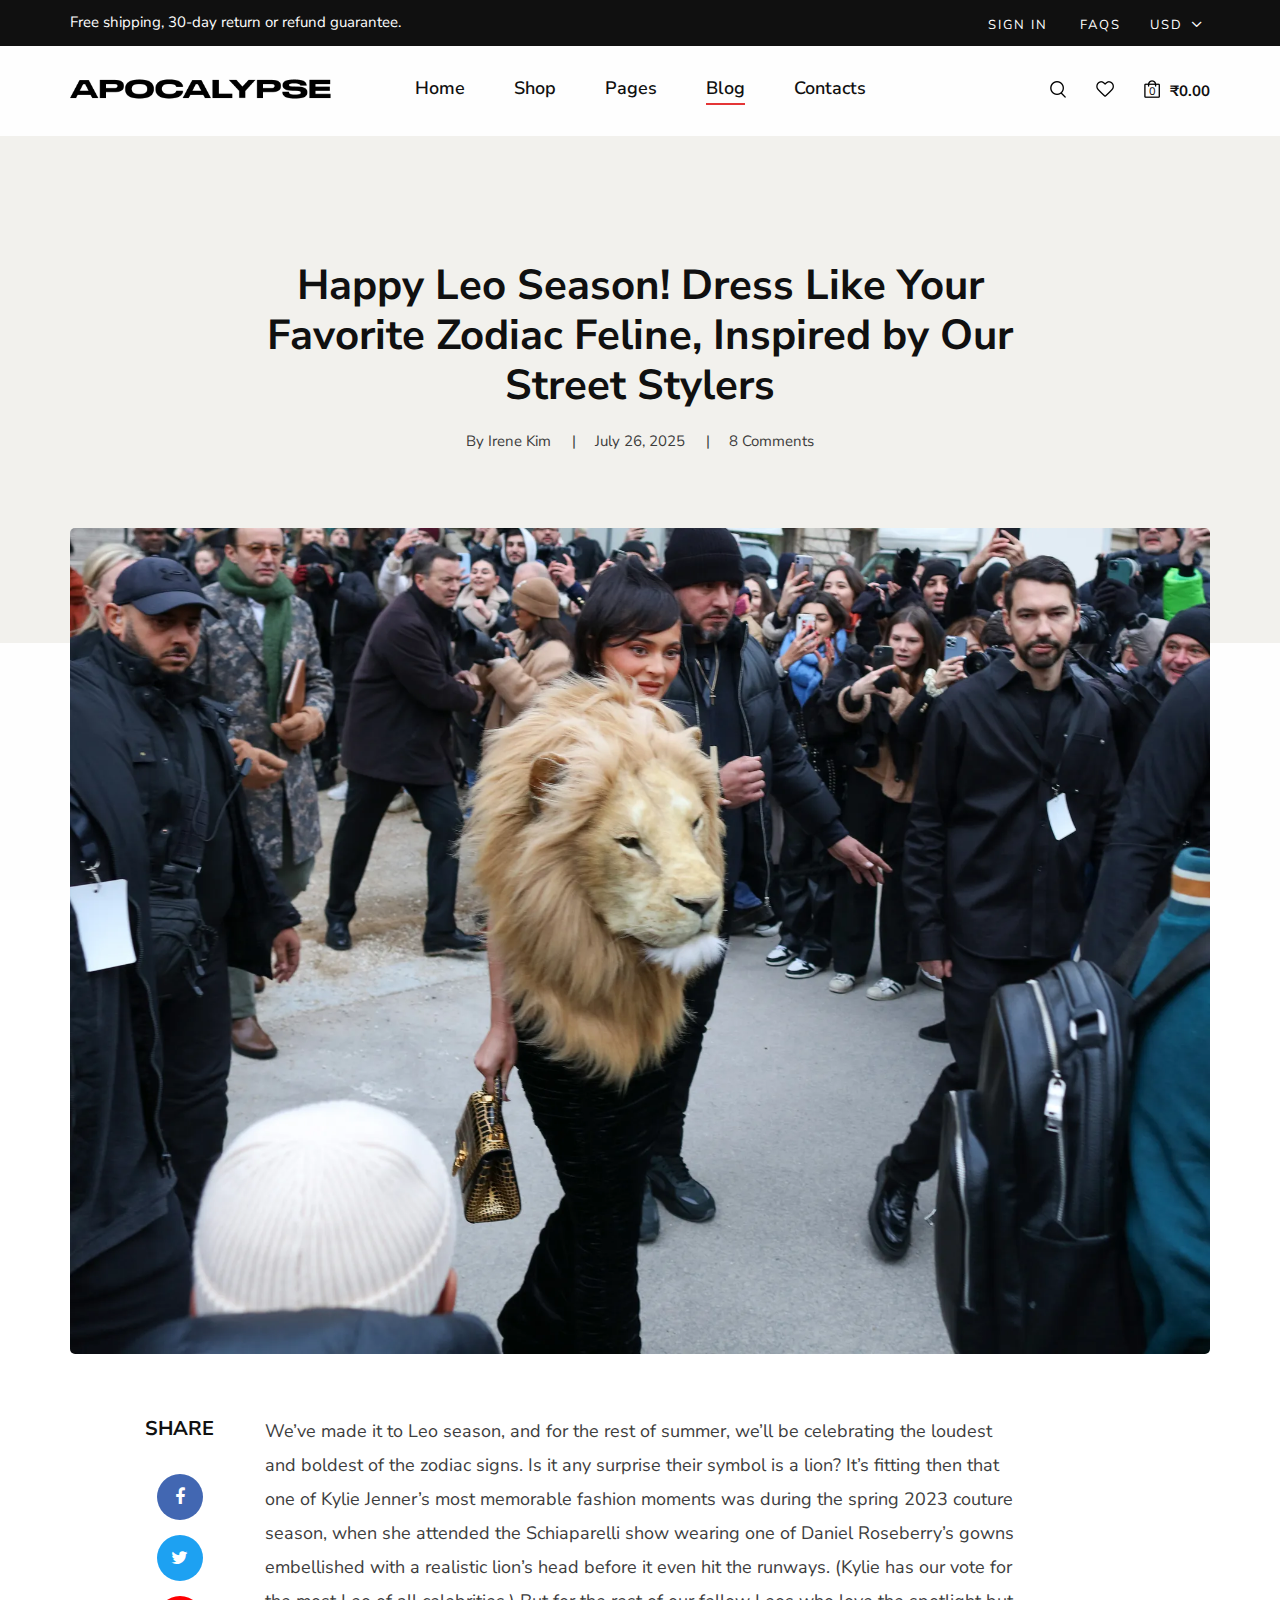
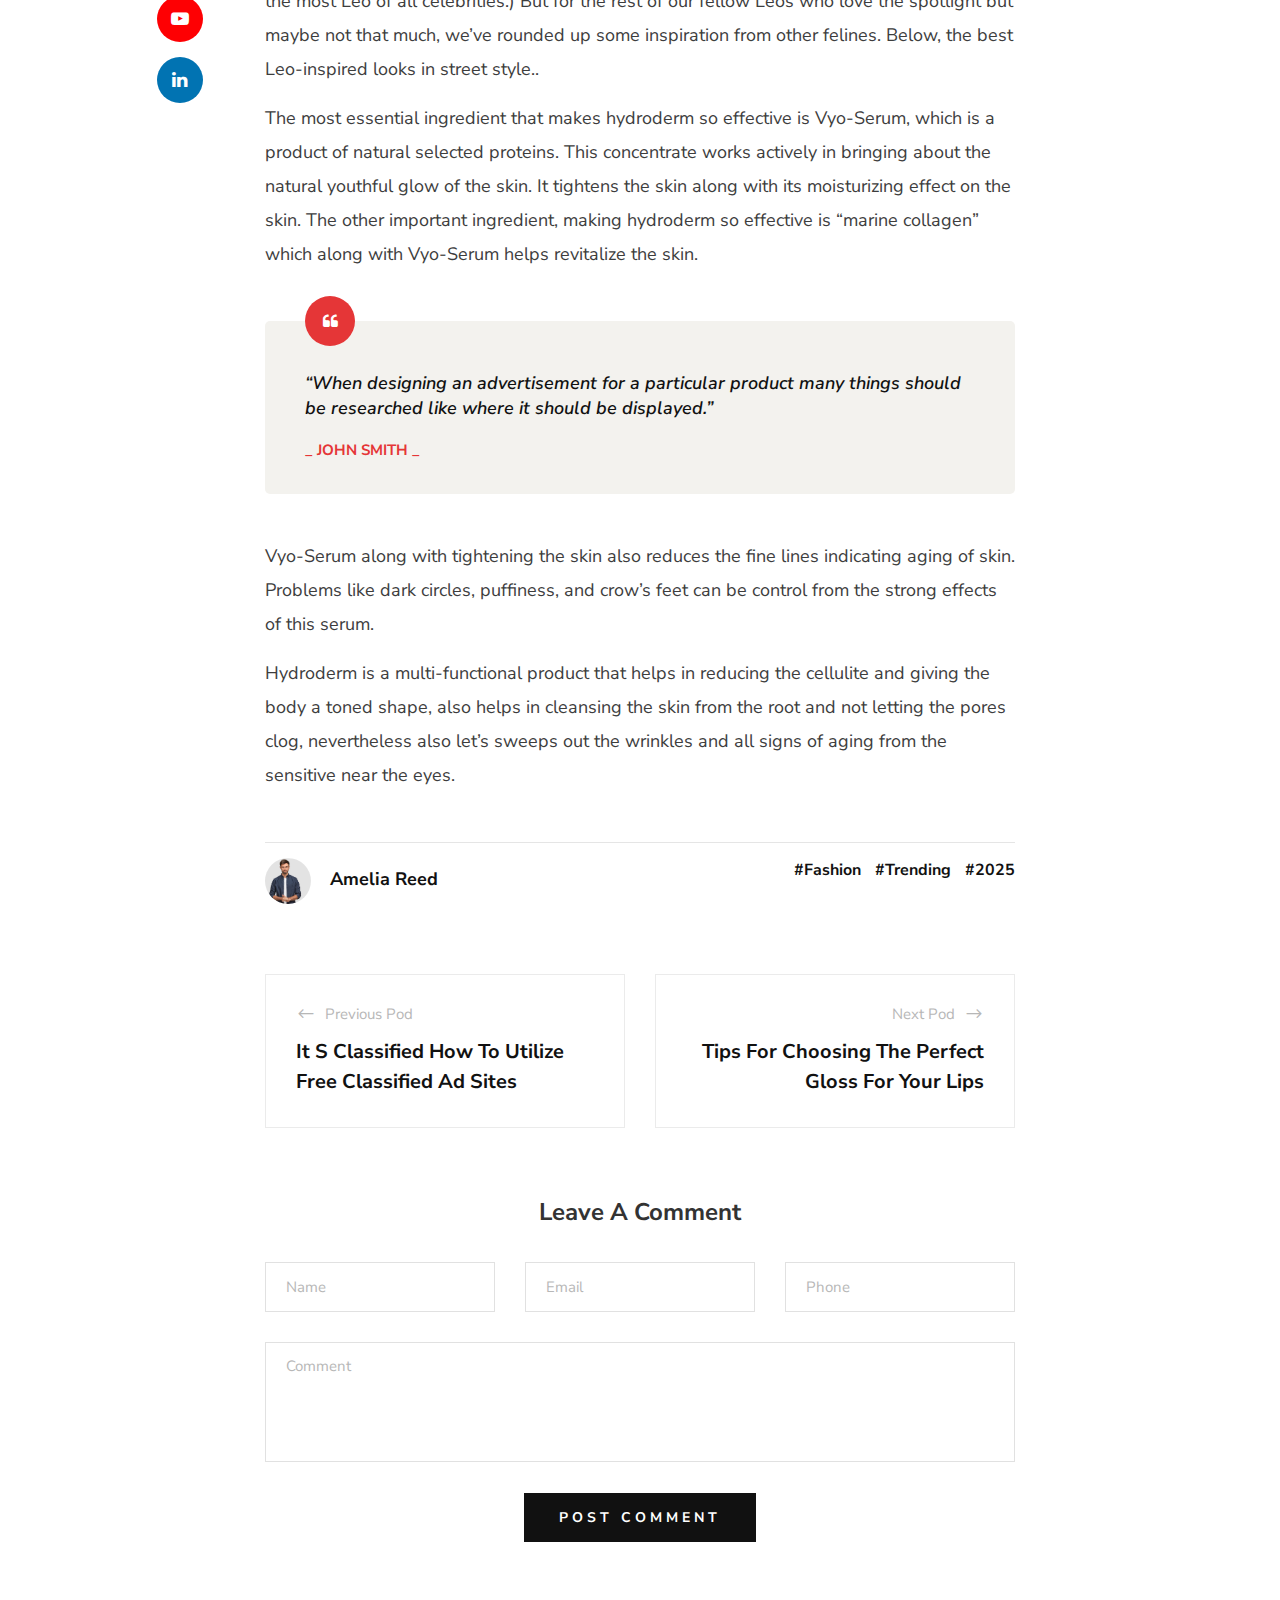
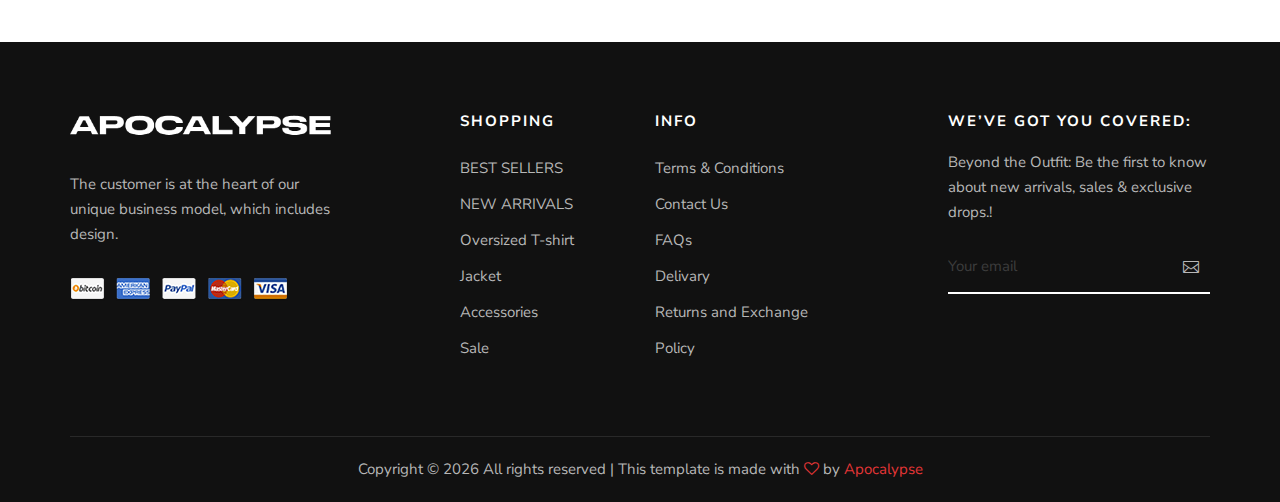
<file: Apocalypse-Fashion/blog-details.html>
<!DOCTYPE html>
<html lang="zxx">

<head>
    <meta charset="UTF-8">
    <meta name="description" content="Male_Fashion Template">
    <meta name="keywords" content="Male_Fashion, unica, creative, html">
    <meta name="viewport" content="width=device-width, initial-scale=1.0">
    <meta http-equiv="X-UA-Compatible" content="ie=edge">
    <title>Apocalypse-Fashion</title>

    <!-- Google Font -->
    <link href="https://fonts.googleapis.com/css2?family=Nunito+Sans:wght@300;400;600;700;800;900&display=swap"
        rel="stylesheet">

    <!-- Css Styles -->
    <link rel="stylesheet" href="css/bootstrap.min.css" type="text/css">
    <link rel="stylesheet" href="css/font-awesome.min.css" type="text/css">
    <link rel="stylesheet" href="css/elegant-icons.css" type="text/css">
    <link rel="stylesheet" href="css/magnific-popup.css" type="text/css">
    <link rel="stylesheet" href="css/nice-select.css" type="text/css">
    <link rel="stylesheet" href="css/owl.carousel.min.css" type="text/css">
    <link rel="stylesheet" href="css/slicknav.min.css" type="text/css">
    <link rel="stylesheet" href="css/style.css" type="text/css">
</head>

<body>
    <!-- Page Preloder -->
    <div id="preloder">
        <div class="loader"></div>
    </div>

    <!-- Offcanvas Menu Begin -->
    <div class="offcanvas-menu-overlay"></div>
    <div class="offcanvas-menu-wrapper">
        <div class="offcanvas__option">
            <div class="offcanvas__links">
                <a href="#">Sign in</a>
                <a href="#">FAQs</a>
            </div>
            <div class="offcanvas__top__hover">
                <span>Usd <i class="arrow_carrot-down"></i></span>
                <ul>
                    <li>USD</li>
                    <li>EUR</li>
                    <li>USD</li>
                </ul>
            </div>
        </div>
        <div class="offcanvas__nav__option">
            <a href="#" class="search-switch"><img src="img/icon/search.png" alt=""></a>
            <a href="#"><img src="img/icon/heart.png" alt=""></a>
            <a href="#"><img src="img/icon/cart.png" alt=""> <span>0</span></a>
            <div class="price">₹0.00</div>
        </div>
        <div id="mobile-menu-wrap"></div>
        <div class="offcanvas__text">
            <p>Free shipping, 30-day return or refund guarantee.</p>
        </div>
    </div>
    <!-- Offcanvas Menu End -->

    <!-- Header Section Begin -->
    <header class="header">
        <div class="header__top">
            <div class="container">
                <div class="row">
                    <div class="col-lg-6 col-md-7">
                        <div class="header__top__left">
                            <p>Free shipping, 30-day return or refund guarantee.</p>
                        </div>
                    </div>
                    <div class="col-lg-6 col-md-5">
                        <div class="header__top__right">
                            <div class="header__top__links">
                                <a href="#">Sign in</a>
                                <a href="#">FAQs</a>
                            </div>
                            <div class="header__top__hover">
                                <span>Usd <i class="arrow_carrot-down"></i></span>
                                <ul>
                                    <li>USD</li>
                                    <li>EUR</li>
                                    <li>USD</li>
                                </ul>
                            </div>
                        </div>
                    </div>
                </div>
            </div>
        </div>
        <div class="container">
            <div class="row">
                <div class="col-lg-3 col-md-3">
                    <div class="header__logo">
                        <a href="./index.html"><img src="img/logo.png" alt=""></a>
                    </div>
                </div>
                <div class="col-lg-6 col-md-6">
                    <nav class="header__menu mobile-menu">
                        <ul>
                            <li><a href="./index.html">Home</a></li>
                            <li><a href="./shop.html">Shop</a></li>
                            <li><a href="#">Pages</a>
                                <ul class="dropdown">
                                    <li><a href="./about.html">About Us</a></li>
                                    <li><a href="./shop-details.html">Shop Details</a></li>
                                    <li><a href="./shopping-cart.html">Shopping Cart</a></li>
                                    <li><a href="./checkout.html">Check Out</a></li>
                                    <li><a href="./blog-details.html">Blog Details</a></li>
                                </ul>
                            </li>
                            <li class="active"><a href="./blog.html">Blog</a></li>
                            <li><a href="./contact.html">Contacts</a></li>
                        </ul>
                    </nav>
                </div>
                <div class="col-lg-3 col-md-3">
                    <div class="header__nav__option">
                        <a href="#" class="search-switch"><img src="img/icon/search.png" alt=""></a>
                        <a href="#"><img src="img/icon/heart.png" alt=""></a>
                        <a href="#"><img src="img/icon/cart.png" alt=""> <span>0</span></a>
                        <div class="price">₹0.00</div>
                    </div>
                </div>
            </div>
            <div class="canvas__open"><i class="fa fa-bars"></i></div>
        </div>
    </header>
    <!-- Header Section End -->

    <!-- Blog Details Hero Begin -->
    <section class="blog-hero spad">
        <div class="container">
            <div class="row d-flex justify-content-center">
                <div class="col-lg-9 text-center">
                    <div class="blog__hero__text">
                        <h2>Happy Leo Season! Dress Like Your Favorite Zodiac Feline, Inspired by Our Street Stylers</h2>
                        <ul>
                            <li>By Irene Kim</li>
                            <li>July 26, 2025</li>
                            <li>8 Comments</li>
                        </ul>
                    </div>
                </div>
            </div>
        </div>
    </section>
    <!-- Blog Details Hero End -->

    <!-- Blog Details Section Begin -->
    <section class="blog-details spad">
        <div class="container">
            <div class="row d-flex justify-content-center">
                <div class="col-lg-12">
                    <div class="blog__details__pic">
                        <img src="img/blog/details/blog-details-new.jpg" alt="">
                    </div>
                </div>
                <div class="col-lg-8">
                    <div class="blog__details__content">
                        <div class="blog__details__share">
                            <span>share</span>
                            <ul>
                                <li><a href="#"><i class="fa fa-facebook"></i></a></li>
                                <li><a href="#" class="twitter"><i class="fa fa-twitter"></i></a></li>
                                <li><a href="#" class="youtube"><i class="fa fa-youtube-play"></i></a></li>
                                <li><a href="#" class="linkedin"><i class="fa fa-linkedin"></i></a></li>
                            </ul>
                        </div>
                        <div class="blog__details__text">
                            <p>We’ve made it to Leo season, and for the rest of summer, we’ll be celebrating the loudest and boldest of the zodiac
                                signs. Is it any surprise their symbol is a lion? It’s fitting then that one of Kylie Jenner’s most memorable
                                fashion moments was during the spring 2023 couture season, when she attended the Schiaparelli show wearing one of
                                Daniel Roseberry’s gowns embellished with a realistic lion’s head before it even hit the runways. (Kylie has our
                                vote for the most Leo of all celebrities.) But for the rest of our fellow Leos who love the spotlight but maybe not
                                that much, we’ve rounded up some inspiration from other felines. Below, the best Leo-inspired looks in street
                                style..</p>
                            <p>The most essential ingredient that makes hydroderm so effective is Vyo-Serum, which is a
                                product of natural selected proteins. This concentrate works actively in bringing about
                                the natural youthful glow of the skin. It tightens the skin along with its moisturizing
                                effect on the skin. The other important ingredient, making hydroderm so effective is
                                “marine collagen” which along with Vyo-Serum helps revitalize the skin.</p>
                        </div>
                        <div class="blog__details__quote">
                            <i class="fa fa-quote-left"></i>
                            <p>“When designing an advertisement for a particular product many things should be
                                researched like where it should be displayed.”</p>
                            <h6>_ John Smith _</h6>
                        </div>
                        <div class="blog__details__text">
                            <p>Vyo-Serum along with tightening the skin also reduces the fine lines indicating aging of
                                skin. Problems like dark circles, puffiness, and crow’s feet can be control from the
                                strong effects of this serum.</p>
                            <p>Hydroderm is a multi-functional product that helps in reducing the cellulite and giving
                                the body a toned shape, also helps in cleansing the skin from the root and not letting
                                the pores clog, nevertheless also let’s sweeps out the wrinkles and all signs of aging
                                from the sensitive near the eyes.</p>
                        </div>
                        <div class="blog__details__option">
                            <div class="row">
                                <div class="col-lg-6 col-md-6 col-sm-6">
                                    <div class="blog__details__author">
                                        <div class="blog__details__author__pic">
                                            <img src="img/blog/details/blog-author-new.jpg" alt="">
                                        </div>
                                        <div class="blog__details__author__text">
                                            <h5>Amelia Reed</h5>
                                        </div>
                                    </div>
                                </div>
                                <div class="col-lg-6 col-md-6 col-sm-6">
                                    <div class="blog__details__tags">
                                        <a href="#">#Fashion</a>
                                        <a href="#">#Trending</a>
                                        <a href="#">#2025</a>
                                    </div>
                                </div>
                            </div>
                        </div>
                        <div class="blog__details__btns">
                            <div class="row">
                                <div class="col-lg-6 col-md-6 col-sm-6">
                                    <a href="" class="blog__details__btns__item">
                                        <p><span class="arrow_left"></span> Previous Pod</p>
                                        <h5>It S Classified How To Utilize Free Classified Ad Sites</h5>
                                    </a>
                                </div>
                                <div class="col-lg-6 col-md-6 col-sm-6">
                                    <a href="" class="blog__details__btns__item blog__details__btns__item--next">
                                        <p>Next Pod <span class="arrow_right"></span></p>
                                        <h5>Tips For Choosing The Perfect Gloss For Your Lips</h5>
                                    </a>
                                </div>
                            </div>
                        </div>
                        <div class="blog__details__comment">
                            <h4>Leave A Comment</h4>
                            <form action="#">
                                <div class="row">
                                    <div class="col-lg-4 col-md-4">
                                        <input type="text" placeholder="Name">
                                    </div>
                                    <div class="col-lg-4 col-md-4">
                                        <input type="text" placeholder="Email">
                                    </div>
                                    <div class="col-lg-4 col-md-4">
                                        <input type="text" placeholder="Phone">
                                    </div>
                                    <div class="col-lg-12 text-center">
                                        <textarea placeholder="Comment"></textarea>
                                        <button type="submit" class="site-btn">Post Comment</button>
                                    </div>
                                </div>
                            </form>
                        </div>
                    </div>
                </div>
            </div>
        </div>
    </section>
    <!-- Blog Details Section End -->

    <!-- Footer Section Begin -->
    <footer class="footer">
        <div class="container">
            <div class="row">
                <div class="col-lg-3 col-md-6 col-sm-6">
                    <div class="footer__about">
                        <div class="footer__logo">
                            <a href="#"><img src="img/footer-logo-new.png" alt=""></a>
                        </div>
                        <p>The customer is at the heart of our unique business model, which includes design.</p>
                        <a href="#"><img src="img/payment.png" alt=""></a>
                    </div>
                </div>
                <div class="col-lg-2 offset-lg-1 col-md-3 col-sm-6">
                    <div class="footer__widget">
                        <h6>Shopping</h6>
                        <ul>
                            <li><a href="#">BEST SELLERS</a></li>
                            <li><a href="#">NEW ARRIVALS</a></li>
                            <li><a href="#">Oversized T-shirt</a></li>
                            <li><a href="#">Jacket</a></li>
                            <li><a href="#">Accessories</a></li>
                            <li><a href="#">Sale</a></li>
                        </ul>
                    </div>
                </div>
                <div class="col-lg-2 col-md-3 col-sm-6">
                    <div class="footer__widget">
                        <h6>INFO</h6>
                        <ul>
                            <li><a href="#">Terms & Conditions</a></li>
                            <li><a href="#">Contact Us</a></li>
                            <li><a href="#">FAQs</a></li>
                            <li><a href="#">Delivary</a></li>
                            <li><a href="#">Returns and Exchange Policy</a></li>
                        </ul>
                    </div>
                </div>
                <div class="col-lg-3 offset-lg-1 col-md-6 col-sm-6">
                    <div class="footer__widget">
                        <h6>WE’VE GOT YOU COVERED:</h6>
                        <div class="footer__newslatter">
                            <p>Beyond the Outfit: Be the first to know about new arrivals, sales & exclusive drops.!</p>
                            <form action="#">
                                <input type="text" placeholder="Your email">
                                <button type="submit"><span class="icon_mail_alt"></span></button>
                            </form>
                        </div>
                    </div>
                </div>
            </div>
            <div class="row">
                <div class="col-lg-12 text-center">
                    <div class="footer__copyright__text">
                        <!-- Link back to Colorlib can't be removed. Template is licensed under CC BY 3.0. -->
                        <p>Copyright ©
                            <script>
                                document.write(new Date().getFullYear());
                            </script>
                            All rights reserved | This template is made with <i class="fa fa-heart-o"
                                aria-hidden="true"></i> by <a href="https://colorlib.com" target="_blank">Apocalypse</a>
                        </p>
                        <!-- Link back to Colorlib can't be removed. Template is licensed under CC BY 3.0. -->
                    </div>
                </div>
            </div>
        </div>
    </footer>
    <!-- Footer Section End -->

    <!-- Search Begin -->
    <div class="search-model">
        <div class="h-100 d-flex align-items-center justify-content-center">
            <div class="search-close-switch">+</div>
            <form class="search-model-form">
                <input type="text" id="search-input" placeholder="Search here.....">
            </form>
        </div>
    </div>
    <!-- Search End -->

    <!-- Js Plugins -->
    <script src="js/jquery-3.3.1.min.js"></script>
    <script src="js/bootstrap.min.js"></script>
    <script src="js/jquery.nice-select.min.js"></script>
    <script src="js/jquery.nicescroll.min.js"></script>
    <script src="js/jquery.magnific-popup.min.js"></script>
    <script src="js/jquery.countdown.min.js"></script>
    <script src="js/jquery.slicknav.js"></script>
    <script src="js/mixitup.min.js"></script>
    <script src="js/owl.carousel.min.js"></script>
    <script src="js/main.js"></script>
</body>

</html>
</file>
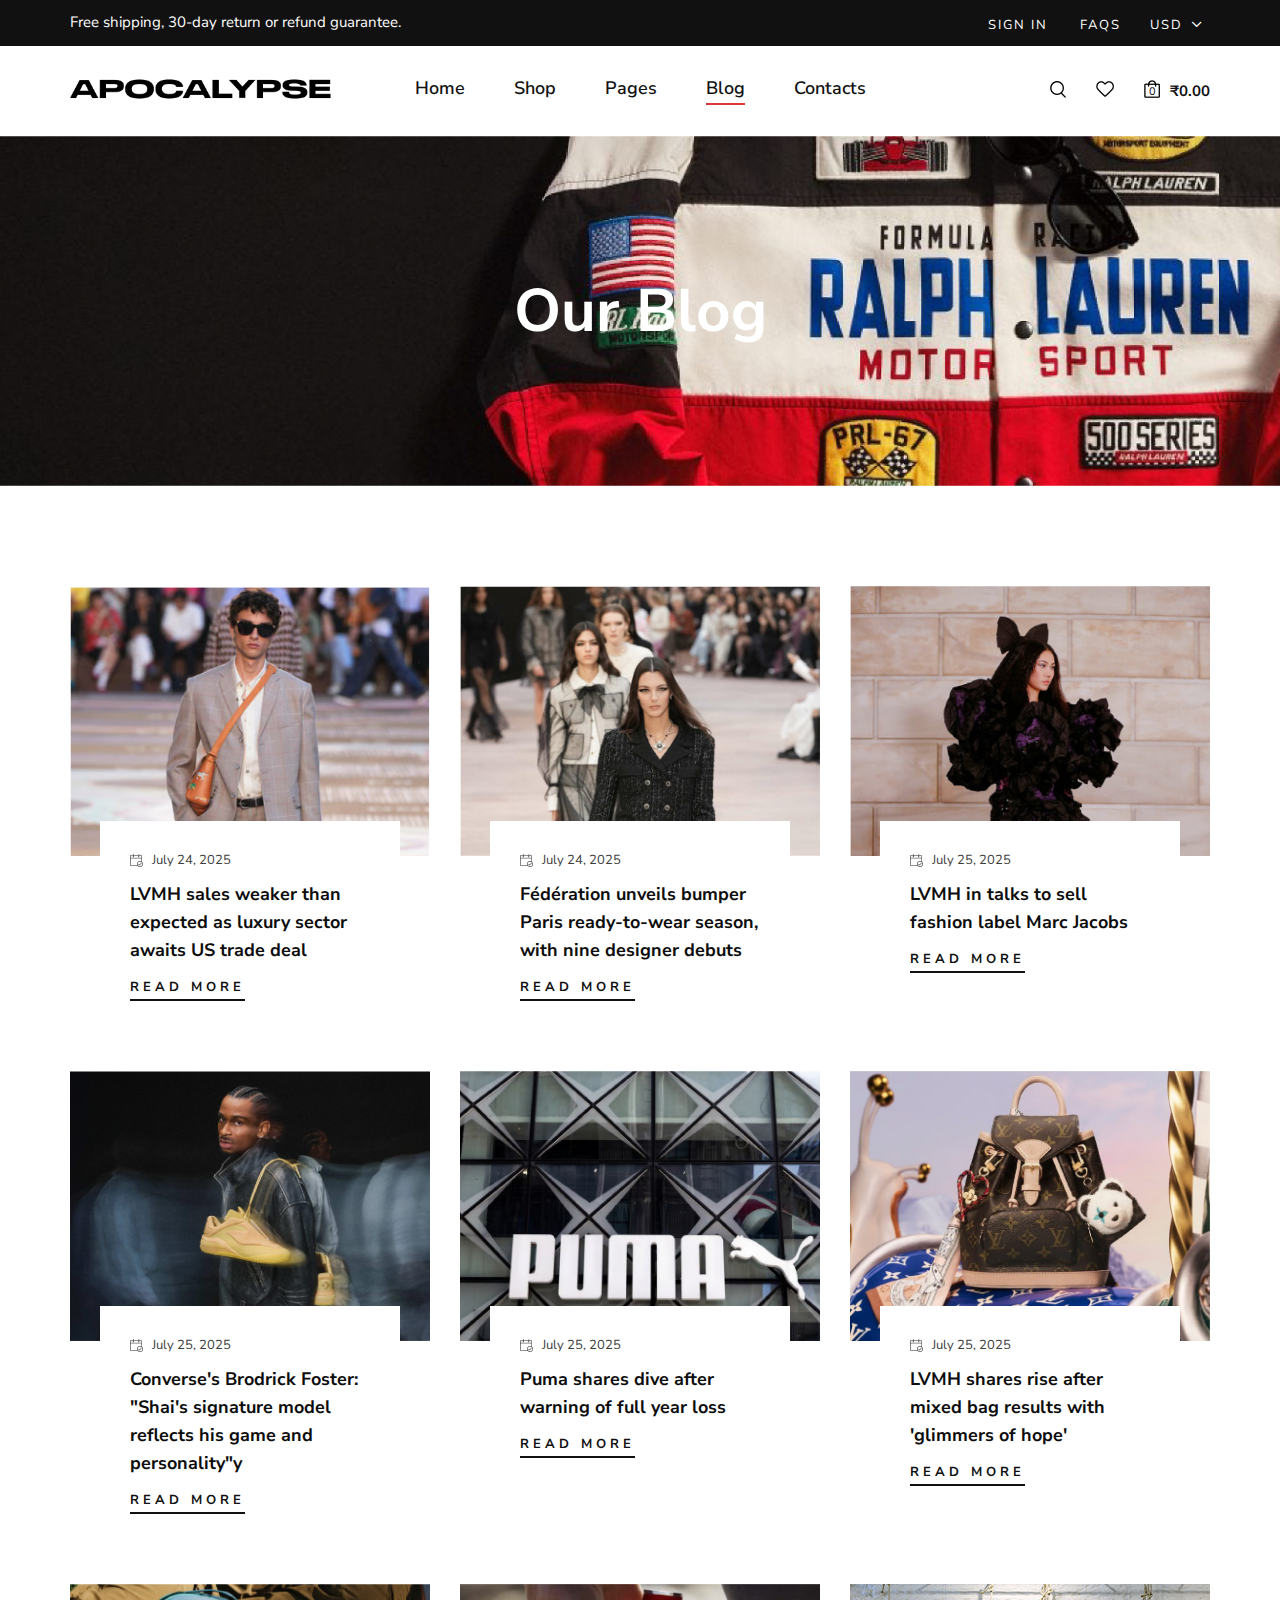
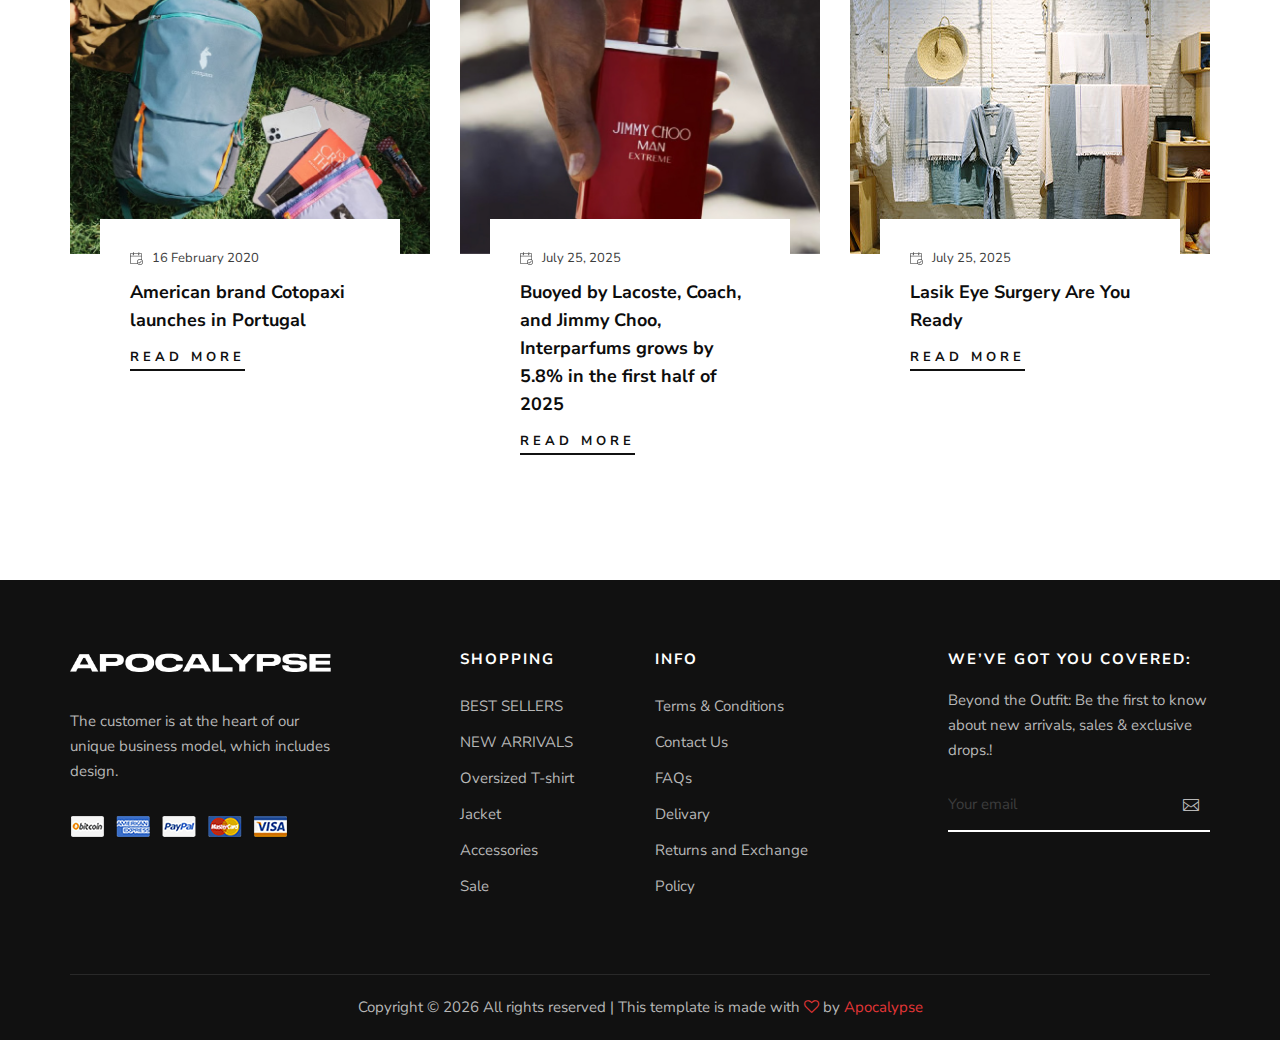
<file: Apocalypse-Fashion/blog.html>
<!DOCTYPE html>
<html lang="zxx">

<head>
    <meta charset="UTF-8">
    <meta name="description" content="Male_Fashion Template">
    <meta name="keywords" content="Male_Fashion, unica, creative, html">
    <meta name="viewport" content="width=device-width, initial-scale=1.0">
    <meta http-equiv="X-UA-Compatible" content="ie=edge">
    <title>Apocalypse-Fashion</title>

    <!-- Google Font -->
    <link href="https://fonts.googleapis.com/css2?family=Nunito+Sans:wght@300;400;600;700;800;900&display=swap"
        rel="stylesheet">

    <!-- Css Styles -->
    <link rel="stylesheet" href="css/bootstrap.min.css" type="text/css">
    <link rel="stylesheet" href="css/font-awesome.min.css" type="text/css">
    <link rel="stylesheet" href="css/elegant-icons.css" type="text/css">
    <link rel="stylesheet" href="css/magnific-popup.css" type="text/css">
    <link rel="stylesheet" href="css/nice-select.css" type="text/css">
    <link rel="stylesheet" href="css/owl.carousel.min.css" type="text/css">
    <link rel="stylesheet" href="css/slicknav.min.css" type="text/css">
    <link rel="stylesheet" href="css/style.css" type="text/css">
</head>

<body>
    <!-- Page Preloder -->
    <div id="preloder">
        <div class="loader"></div>
    </div>

    <!-- Offcanvas Menu Begin -->
    <div class="offcanvas-menu-overlay"></div>
    <div class="offcanvas-menu-wrapper">
        <div class="offcanvas__option">
            <div class="offcanvas__links">
                <a href="#">Sign in</a>
                <a href="#">FAQs</a>
            </div>
            <div class="offcanvas__top__hover">
                <span>Usd <i class="arrow_carrot-down"></i></span>
                <ul>
                    <li>USD</li>
                    <li>EUR</li>
                    <li>USD</li>
                </ul>
            </div>
        </div>
        <div class="offcanvas__nav__option">
            <a href="#" class="search-switch"><img src="img/icon/search.png" alt=""></a>
            <a href="#"><img src="img/icon/heart.png" alt=""></a>
            <a href="#"><img src="img/icon/cart.png" alt=""> <span>0</span></a>
            <div class="price">₹0.00</div>
        </div>
        <div id="mobile-menu-wrap"></div>
        <div class="offcanvas__text">
            <p>Free shipping, 30-day return or refund guarantee.</p>
        </div>
    </div>
    <!-- Offcanvas Menu End -->

    <!-- Header Section Begin -->
    <header class="header">
        <div class="header__top">
            <div class="container">
                <div class="row">
                    <div class="col-lg-6 col-md-7">
                        <div class="header__top__left">
                            <p>Free shipping, 30-day return or refund guarantee.</p>
                        </div>
                    </div>
                    <div class="col-lg-6 col-md-5">
                        <div class="header__top__right">
                            <div class="header__top__links">
                                <a href="#">Sign in</a>
                                <a href="#">FAQs</a>
                            </div>
                            <div class="header__top__hover">
                                <span>Usd <i class="arrow_carrot-down"></i></span>
                                <ul>
                                    <li>USD</li>
                                    <li>EUR</li>
                                    <li>USD</li>
                                </ul>
                            </div>
                        </div>
                    </div>
                </div>
            </div>
        </div>
        <div class="container">
            <div class="row">
                <div class="col-lg-3 col-md-3">
                    <div class="header__logo">
                        <a href="./index.html"><img src="img/logo.png" alt=""></a>
                    </div>
                </div>
                <div class="col-lg-6 col-md-6">
                    <nav class="header__menu mobile-menu">
                        <ul>
                            <li><a href="./index.html">Home</a></li>
                            <li><a href="./shop.html">Shop</a></li>
                            <li><a href="#">Pages</a>
                                <ul class="dropdown">
                                    <li><a href="./about.html">About Us</a></li>
                                    <li><a href="./shop-details.html">Shop Details</a></li>
                                    <li><a href="./shopping-cart.html">Shopping Cart</a></li>
                                    <li><a href="./checkout.html">Check Out</a></li>
                                    <li><a href="./blog-details.html">Blog Details</a></li>
                                </ul>
                            </li>
                            <li class="active"><a href="./blog.html">Blog</a></li>
                            <li><a href="./contact.html">Contacts</a></li>
                        </ul>
                    </nav>
                </div>
                <div class="col-lg-3 col-md-3">
                    <div class="header__nav__option">
                        <a href="#" class="search-switch"><img src="img/icon/search.png" alt=""></a>
                        <a href="#"><img src="img/icon/heart.png" alt=""></a>
                        <a href="#"><img src="img/icon/cart.png" alt=""> <span>0</span></a>
                        <div class="price">₹0.00</div>
                    </div>
                </div>
            </div>
            <div class="canvas__open"><i class="fa fa-bars"></i></div>
        </div>
    </header>
    <!-- Header Section End -->

    <!-- Breadcrumb Section Begin -->
    <section class="breadcrumb-blog set-bg" data-setbg="img/breadcrumb-bg-new.jpg">
        <div class="container">
            <div class="row">
                <div class="col-lg-12">
                    <h2>Our Blog</h2>
                </div>
            </div>
        </div>
    </section>
    <!-- Breadcrumb Section End -->

    <!-- Blog Section Begin -->
    <section class="blog spad">
        <div class="container">
            <div class="row">
                <div class="col-lg-4 col-md-6 col-sm-6">
                    <div class="blog__item">
                        <div class="blog__item__pic set-bg" data-setbg="img/blog/blog-1-new.jpg"></div>
                        <div class="blog__item__text">
                            <span><img src="img/icon/calendar.png" alt=""> July 24, 2025</span>
                            <h5>LVMH sales weaker than expected as luxury sector awaits US trade deal</h5>
                            <a href="#">Read More</a>
                        </div>
                    </div>
                </div>
                <div class="col-lg-4 col-md-6 col-sm-6">
                    <div class="blog__item">
                        <div class="blog__item__pic set-bg" data-setbg="img/blog/blog-2-new.jpg"></div>
                        <div class="blog__item__text">
                            <span><img src="img/icon/calendar.png" alt=""> July 24, 2025</span>
                            <h5>Fédération unveils bumper Paris ready-to-wear season, with nine designer debuts</h5>
                            <a href="#">Read More</a>
                        </div>
                    </div>
                </div>
                <div class="col-lg-4 col-md-6 col-sm-6">
                    <div class="blog__item">
                        <div class="blog__item__pic set-bg" data-setbg="img/blog/blog-3-new.jpg"></div>
                        <div class="blog__item__text">
                            <span><img src="img/icon/calendar.png" alt=""> July 25, 2025</span>
                            <h5>LVMH in talks to sell fashion label Marc Jacobs</h5>
                            <a href="#">Read More</a>
                        </div>
                    </div>
                </div>
                <div class="col-lg-4 col-md-6 col-sm-6">
                    <div class="blog__item">
                        <div class="blog__item__pic set-bg" data-setbg="img/blog/blog-4-new.jpg"></div>
                        <div class="blog__item__text">
                            <span><img src="img/icon/calendar.png" alt=""> July 25, 2025</span>
                            <h5>Converse's Brodrick Foster: "Shai's signature model reflects his game and personality"y</h5>
                            <a href="#">Read More</a>
                        </div>
                    </div>
                </div>
                <div class="col-lg-4 col-md-6 col-sm-6">
                    <div class="blog__item">
                        <div class="blog__item__pic set-bg" data-setbg="img/blog/blog-5-new.jpg"></div>
                        <div class="blog__item__text">
                            <span><img src="img/icon/calendar.png" alt=""> July 25, 2025</span>
                            <h5>Puma shares dive after warning of full year loss</h5>
                            <a href="#">Read More</a>
                        </div>
                    </div>
                </div>
                <div class="col-lg-4 col-md-6 col-sm-6">
                    <div class="blog__item">
                        <div class="blog__item__pic set-bg" data-setbg="img/blog/blog-6-new.jpg"></div>
                        <div class="blog__item__text">
                            <span><img src="img/icon/calendar.png" alt=""> July 25, 2025</span>
                            <h5>LVMH shares rise after mixed bag results with 'glimmers of hope'</h5>
                            <a href="#">Read More</a>
                        </div>
                    </div>
                </div>
                <div class="col-lg-4 col-md-6 col-sm-6">
                    <div class="blog__item">
                        <div class="blog__item__pic set-bg" data-setbg="img/blog/blog-7-new.jpg"></div>
                        <div class="blog__item__text">
                            <span><img src="img/icon/calendar.png" alt=""> 16 February 2020</span>
                            <h5>American brand Cotopaxi launches in Portugal</h5>
                            <a href="#">Read More</a>
                        </div>
                    </div>
                </div>
                <div class="col-lg-4 col-md-6 col-sm-6">
                    <div class="blog__item">
                        <div class="blog__item__pic set-bg" data-setbg="img/blog/blog-8-new.jpg"></div>
                        <div class="blog__item__text">
                            <span><img src="img/icon/calendar.png" alt=""> July 25, 2025</span>
                            <h5>Buoyed by Lacoste, Coach, and Jimmy Choo, Interparfums grows by 5.8% in the first half of 2025</h5>
                            <a href="#">Read More</a>
                        </div>
                    </div>
                </div>
                <div class="col-lg-4 col-md-6 col-sm-6">
                    <div class="blog__item">
                        <div class="blog__item__pic set-bg" data-setbg="img/blog/blog-9.jpg"></div>
                        <div class="blog__item__text">
                            <span><img src="img/icon/calendar.png" alt=""> July 25, 2025</span>
                            <h5>Lasik Eye Surgery Are You Ready</h5>
                            <a href="#">Read More</a>
                        </div>
                    </div>
                </div>
            </div>
        </div>
    </section>
    <!-- Blog Section End -->

    <!-- Footer Section Begin -->
    <footer class="footer">
        <div class="container">
            <div class="row">
                <div class="col-lg-3 col-md-6 col-sm-6">
                    <div class="footer__about">
                        <div class="footer__logo">
                            <a href="#"><img src="img/footer-logo-new.png" alt=""></a>
                        </div>
                        <p>The customer is at the heart of our unique business model, which includes design.</p>
                        <a href="#"><img src="img/payment.png" alt=""></a>
                    </div>
                </div>
                <div class="col-lg-2 offset-lg-1 col-md-3 col-sm-6">
                    <div class="footer__widget">
                        <h6>Shopping</h6>
                        <ul>
                            <li><a href="#">BEST SELLERS</a></li>
                            <li><a href="#">NEW ARRIVALS</a></li>
                            <li><a href="#">Oversized T-shirt</a></li>
                            <li><a href="#">Jacket</a></li>
                            <li><a href="#">Accessories</a></li>
                            <li><a href="#">Sale</a></li>
                        </ul>
                    </div>
                </div>
                <div class="col-lg-2 col-md-3 col-sm-6">
                    <div class="footer__widget">
                        <h6>INFO</h6>
                        <ul>
                            <li><a href="#">Terms & Conditions</a></li>
                            <li><a href="#">Contact Us</a></li>
                            <li><a href="#">FAQs</a></li>
                            <li><a href="#">Delivary</a></li>
                            <li><a href="#">Returns and Exchange Policy</a></li>
                        </ul>
                    </div>
                </div>
                <div class="col-lg-3 offset-lg-1 col-md-6 col-sm-6">
                    <div class="footer__widget">
                        <h6>WE’VE GOT YOU COVERED:</h6>
                        <div class="footer__newslatter">
                            <p>Beyond the Outfit: Be the first to know about new arrivals, sales & exclusive drops.!</p>
                            <form action="#">
                                <input type="text" placeholder="Your email">
                                <button type="submit"><span class="icon_mail_alt"></span></button>
                            </form>
                        </div>
                    </div>
                </div>
            </div>
            <div class="row">
                <div class="col-lg-12 text-center">
                    <div class="footer__copyright__text">
                        <!-- Link back to Colorlib can't be removed. Template is licensed under CC BY 3.0. -->
                        <p>Copyright ©
                            <script>
                                document.write(new Date().getFullYear());
                            </script>
                            All rights reserved | This template is made with <i class="fa fa-heart-o"
                                aria-hidden="true"></i> by <a href="https://colorlib.com" target="_blank">Apocalypse</a>
                        </p>
                        <!-- Link back to Colorlib can't be removed. Template is licensed under CC BY 3.0. -->
                    </div>
                </div>
            </div>
        </div>
    </footer>
    <!-- Footer Section End -->

    <!-- Search Begin -->
    <div class="search-model">
        <div class="h-100 d-flex align-items-center justify-content-center">
            <div class="search-close-switch">+</div>
            <form class="search-model-form">
                <input type="text" id="search-input" placeholder="Search here.....">
            </form>
        </div>
    </div>
    <!-- Search End -->

    <!-- Js Plugins -->
    <script src="js/jquery-3.3.1.min.js"></script>
    <script src="js/bootstrap.min.js"></script>
    <script src="js/jquery.nice-select.min.js"></script>
    <script src="js/jquery.nicescroll.min.js"></script>
    <script src="js/jquery.magnific-popup.min.js"></script>
    <script src="js/jquery.countdown.min.js"></script>
    <script src="js/jquery.slicknav.js"></script>
    <script src="js/mixitup.min.js"></script>
    <script src="js/owl.carousel.min.js"></script>
    <script src="js/main.js"></script>
</body>

</html>
</file>
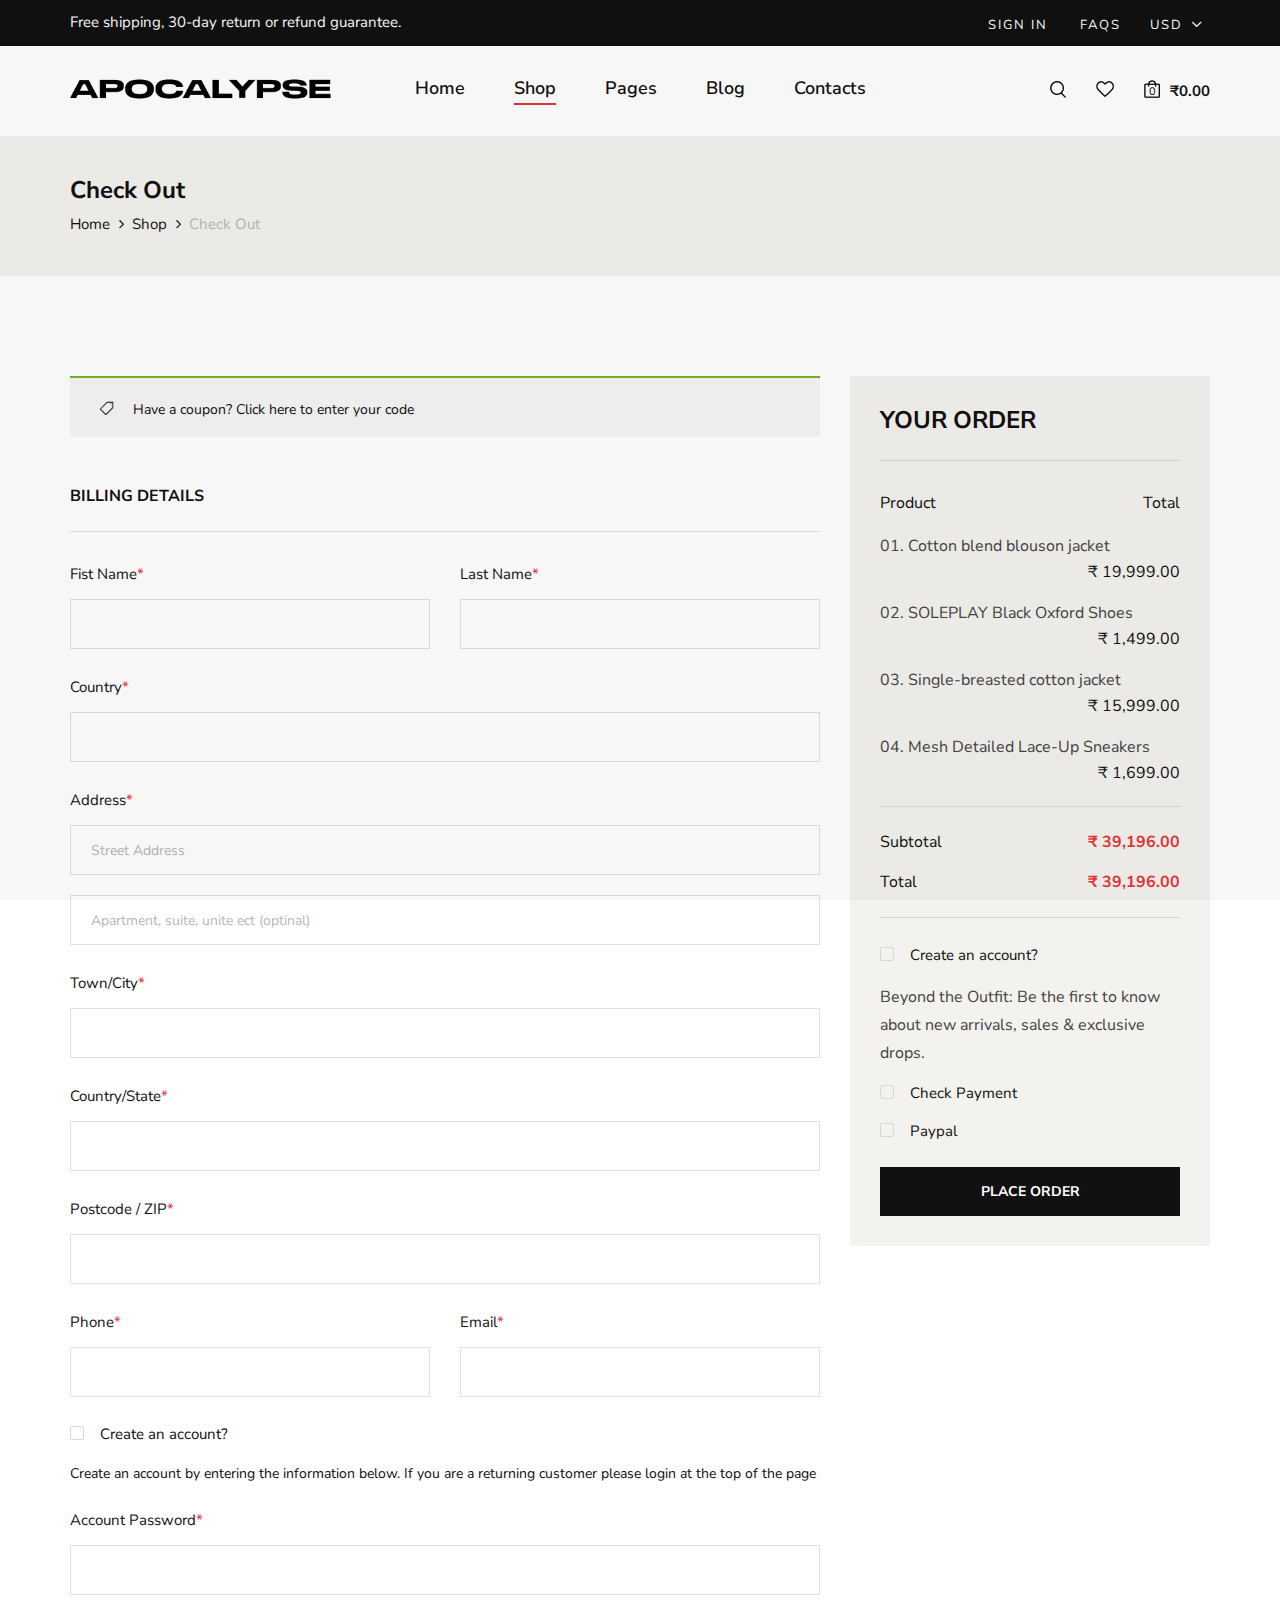
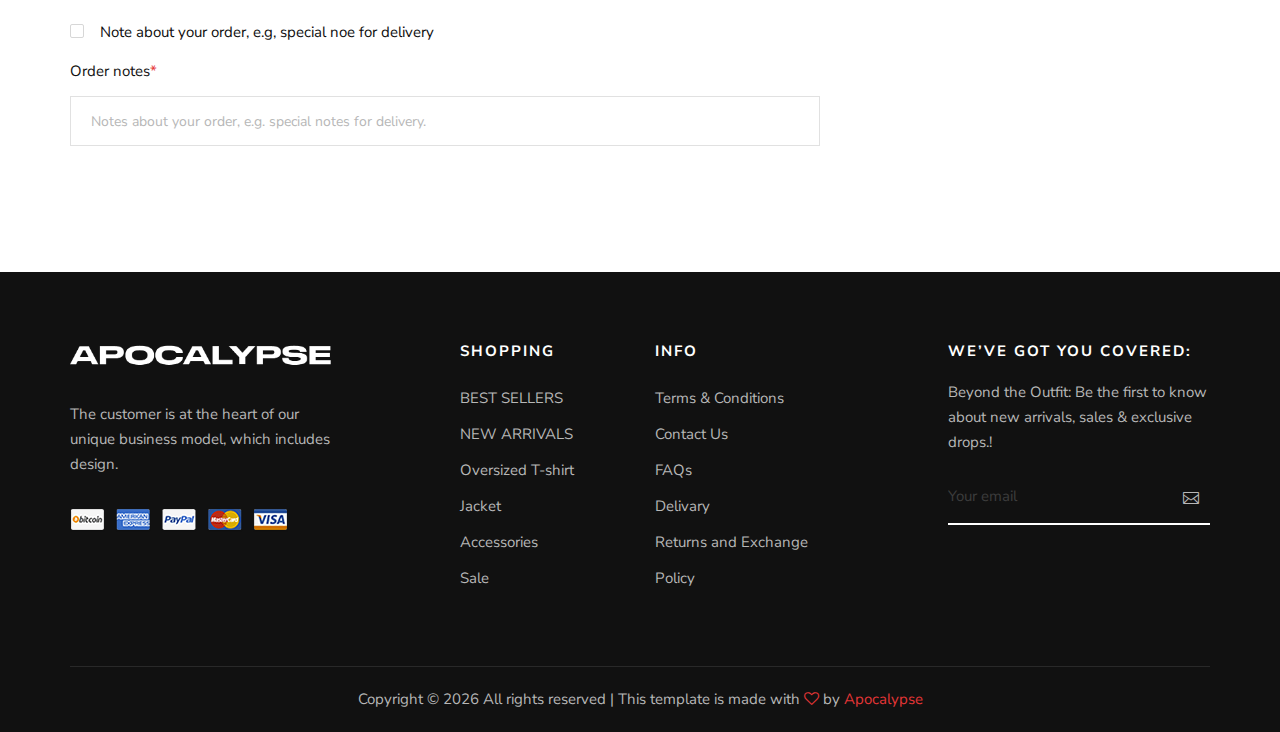
<file: Apocalypse-Fashion/checkout.html>
<!DOCTYPE html>
<html lang="zxx">

<head>
    <meta charset="UTF-8">
    <meta name="description" content="Male_Fashion Template">
    <meta name="keywords" content="Male_Fashion, unica, creative, html">
    <meta name="viewport" content="width=device-width, initial-scale=1.0">
    <meta http-equiv="X-UA-Compatible" content="ie=edge">
    <title>Apocalypse-Fashion</title>

    <!-- Google Font -->
    <link href="https://fonts.googleapis.com/css2?family=Nunito+Sans:wght@300;400;600;700;800;900&display=swap"
    rel="stylesheet">

    <!-- Css Styles -->
    <link rel="stylesheet" href="css/bootstrap.min.css" type="text/css">
    <link rel="stylesheet" href="css/font-awesome.min.css" type="text/css">
    <link rel="stylesheet" href="css/elegant-icons.css" type="text/css">
    <link rel="stylesheet" href="css/magnific-popup.css" type="text/css">
    <link rel="stylesheet" href="css/nice-select.css" type="text/css">
    <link rel="stylesheet" href="css/owl.carousel.min.css" type="text/css">
    <link rel="stylesheet" href="css/slicknav.min.css" type="text/css">
    <link rel="stylesheet" href="css/style.css" type="text/css">
</head>

<body>
    <!-- Page Preloder -->
    <div id="preloder">
        <div class="loader"></div>
    </div>

    <!-- Offcanvas Menu Begin -->
    <div class="offcanvas-menu-overlay"></div>
    <div class="offcanvas-menu-wrapper">
        <div class="offcanvas__option">
            <div class="offcanvas__links">
                <a href="#">Sign in</a>
                <a href="#">FAQs</a>
            </div>
            <div class="offcanvas__top__hover">
                <span>Usd <i class="arrow_carrot-down"></i></span>
                <ul>
                    <li>USD</li>
                    <li>EUR</li>
                    <li>USD</li>
                </ul>
            </div>
        </div>
        <div class="offcanvas__nav__option">
            <a href="#" class="search-switch"><img src="img/icon/search.png" alt=""></a>
            <a href="#"><img src="img/icon/heart.png" alt=""></a>
            <a href="#"><img src="img/icon/cart.png" alt=""> <span>0</span></a>
            <div class="price">₹0.00</div>
        </div>
        <div id="mobile-menu-wrap"></div>
        <div class="offcanvas__text">
            <p>Free shipping, 30-day return or refund guarantee.</p>
        </div>
    </div>
    <!-- Offcanvas Menu End -->

    <!-- Header Section Begin -->
    <header class="header">
        <div class="header__top">
            <div class="container">
                <div class="row">
                    <div class="col-lg-6 col-md-7">
                        <div class="header__top__left">
                            <p>Free shipping, 30-day return or refund guarantee.</p>
                        </div>
                    </div>
                    <div class="col-lg-6 col-md-5">
                        <div class="header__top__right">
                            <div class="header__top__links">
                                <a href="#">Sign in</a>
                                <a href="#">FAQs</a>
                            </div>
                            <div class="header__top__hover">
                                <span>Usd <i class="arrow_carrot-down"></i></span>
                                <ul>
                                    <li>USD</li>
                                    <li>EUR</li>
                                    <li>USD</li>
                                </ul>
                            </div>
                        </div>
                    </div>
                </div>
            </div>
        </div>
        <div class="container">
            <div class="row">
                <div class="col-lg-3 col-md-3">
                    <div class="header__logo">
                        <a href="./index.html"><img src="img/logo.png" alt=""></a>
                    </div>
                </div>
                <div class="col-lg-6 col-md-6">
                    <nav class="header__menu mobile-menu">
                        <ul>
                            <li><a href="./index.html">Home</a></li>
                            <li class="active"><a href="./shop.html">Shop</a></li>
                            <li><a href="#">Pages</a>
                                <ul class="dropdown">
                                    <li><a href="./about.html">About Us</a></li>
                                    <li><a href="./shop-details.html">Shop Details</a></li>
                                    <li><a href="./shopping-cart.html">Shopping Cart</a></li>
                                    <li><a href="./checkout.html">Check Out</a></li>
                                    <li><a href="./blog-details.html">Blog Details</a></li>
                                </ul>
                            </li>
                            <li><a href="./blog.html">Blog</a></li>
                            <li><a href="./contact.html">Contacts</a></li>
                        </ul>
                    </nav>
                </div>
                <div class="col-lg-3 col-md-3">
                    <div class="header__nav__option">
                        <a href="#" class="search-switch"><img src="img/icon/search.png" alt=""></a>
                        <a href="#"><img src="img/icon/heart.png" alt=""></a>
                        <a href="#"><img src="img/icon/cart.png" alt=""> <span>0</span></a>
                        <div class="price">₹0.00</div>
                    </div>
                </div>
            </div>
            <div class="canvas__open"><i class="fa fa-bars"></i></div>
        </div>
    </header>
    <!-- Header Section End -->

    <!-- Breadcrumb Section Begin -->
    <section class="breadcrumb-option">
        <div class="container">
            <div class="row">
                <div class="col-lg-12">
                    <div class="breadcrumb__text">
                        <h4>Check Out</h4>
                        <div class="breadcrumb__links">
                            <a href="./index.html">Home</a>
                            <a href="./shop.html">Shop</a>
                            <span>Check Out</span>
                        </div>
                    </div>
                </div>
            </div>
        </div>
    </section>
    <!-- Breadcrumb Section End -->

    <!-- Checkout Section Begin -->
    <section class="checkout spad">
        <div class="container">
            <div class="checkout__form">
                <form action="#">
                    <div class="row">
                        <div class="col-lg-8 col-md-6">
                            <h6 class="coupon__code"><span class="icon_tag_alt"></span> Have a coupon? <a href="#">Click
                            here</a> to enter your code</h6>
                            <h6 class="checkout__title">Billing Details</h6>
                            <div class="row">
                                <div class="col-lg-6">
                                    <div class="checkout__input">
                                        <p>Fist Name<span>*</span></p>
                                        <input type="text">
                                    </div>
                                </div>
                                <div class="col-lg-6">
                                    <div class="checkout__input">
                                        <p>Last Name<span>*</span></p>
                                        <input type="text">
                                    </div>
                                </div>
                            </div>
                            <div class="checkout__input">
                                <p>Country<span>*</span></p>
                                <input type="text">
                            </div>
                            <div class="checkout__input">
                                <p>Address<span>*</span></p>
                                <input type="text" placeholder="Street Address" class="checkout__input__add">
                                <input type="text" placeholder="Apartment, suite, unite ect (optinal)">
                            </div>
                            <div class="checkout__input">
                                <p>Town/City<span>*</span></p>
                                <input type="text">
                            </div>
                            <div class="checkout__input">
                                <p>Country/State<span>*</span></p>
                                <input type="text">
                            </div>
                            <div class="checkout__input">
                                <p>Postcode / ZIP<span>*</span></p>
                                <input type="text">
                            </div>
                            <div class="row">
                                <div class="col-lg-6">
                                    <div class="checkout__input">
                                        <p>Phone<span>*</span></p>
                                        <input type="text">
                                    </div>
                                </div>
                                <div class="col-lg-6">
                                    <div class="checkout__input">
                                        <p>Email<span>*</span></p>
                                        <input type="text">
                                    </div>
                                </div>
                            </div>
                            <div class="checkout__input__checkbox">
                                <label for="acc">
                                    Create an account?
                                    <input type="checkbox" id="acc">
                                    <span class="checkmark"></span>
                                </label>
                                <p>Create an account by entering the information below. If you are a returning customer
                                please login at the top of the page</p>
                            </div>
                            <div class="checkout__input">
                                <p>Account Password<span>*</span></p>
                                <input type="text">
                            </div>
                            <div class="checkout__input__checkbox">
                                <label for="diff-acc">
                                    Note about your order, e.g, special noe for delivery
                                    <input type="checkbox" id="diff-acc">
                                    <span class="checkmark"></span>
                                </label>
                            </div>
                            <div class="checkout__input">
                                <p>Order notes<span>*</span></p>
                                <input type="text"
                                placeholder="Notes about your order, e.g. special notes for delivery.">
                            </div>
                        </div>
                        <div class="col-lg-4 col-md-6">
                            <div class="checkout__order">
                                <h4 class="order__title">Your order</h4>
                                <div class="checkout__order__products">Product <span>Total</span></div>
                                <ul class="checkout__total__products">
                                    <li>01. Cotton blend blouson jacket <span>₹ 19,999.00</span></li>
                                    <li>02. SOLEPLAY Black Oxford Shoes <span>₹ 1,499.00</span></li>
                                    <li>03. Single-breasted cotton jacket <span>₹ 15,999.00</span></li>
                                    <li>04. Mesh Detailed Lace-Up Sneakers <span>₹ 1,699.00</span></li>
                                </ul>
                                <ul class="checkout__total__all">
                                    <li>Subtotal <span>₹ 39,196.00</span></li>
                                    <li>Total <span>₹ 39,196.00</span></li>
                                </ul>
                                <div class="checkout__input__checkbox">
                                    <label for="acc-or">
                                        Create an account?
                                        <input type="checkbox" id="acc-or">
                                        <span class="checkmark"></span>
                                    </label>
                                </div>
                                <p>Beyond the Outfit: Be the first to know about new arrivals, sales & exclusive drops.</p>
                                <div class="checkout__input__checkbox">
                                    <label for="payment">
                                        Check Payment
                                        <input type="checkbox" id="payment">
                                        <span class="checkmark"></span>
                                    </label>
                                </div>
                                <div class="checkout__input__checkbox">
                                    <label for="paypal">
                                        Paypal
                                        <input type="checkbox" id="paypal">
                                        <span class="checkmark"></span>
                                    </label>
                                </div>
                                <button type="submit" class="site-btn">PLACE ORDER</button>
                            </div>
                        </div>
                    </div>
                </form>
            </div>
        </div>
    </section>
    <!-- Checkout Section End -->

    <!-- Footer Section Begin -->
    <footer class="footer">
        <div class="container">
            <div class="row">
                <div class="col-lg-3 col-md-6 col-sm-6">
                    <div class="footer__about">
                        <div class="footer__logo">
                            <a href="#"><img src="img/footer-logo-new.png" alt=""></a>
                        </div>
                        <p>The customer is at the heart of our unique business model, which includes design.</p>
                        <a href="#"><img src="img/payment.png" alt=""></a>
                    </div>
                </div>
                <div class="col-lg-2 offset-lg-1 col-md-3 col-sm-6">
                    <div class="footer__widget">
                        <h6>Shopping</h6>
                        <ul>
                            <li><a href="#">BEST SELLERS</a></li>
                            <li><a href="#">NEW ARRIVALS</a></li>
                            <li><a href="#">Oversized T-shirt</a></li>
                            <li><a href="#">Jacket</a></li>
                            <li><a href="#">Accessories</a></li>
                            <li><a href="#">Sale</a></li>
                        </ul>
                    </div>
                </div>
                <div class="col-lg-2 col-md-3 col-sm-6">
                    <div class="footer__widget">
                        <h6>INFO</h6>
                        <ul>
                            <li><a href="#">Terms & Conditions</a></li>
                            <li><a href="#">Contact Us</a></li>
                            <li><a href="#">FAQs</a></li>
                            <li><a href="#">Delivary</a></li>
                            <li><a href="#">Returns and Exchange Policy</a></li>
                        </ul>
                    </div>
                </div>
                <div class="col-lg-3 offset-lg-1 col-md-6 col-sm-6">
                    <div class="footer__widget">
                        <h6>WE’VE GOT YOU COVERED:</h6>
                        <div class="footer__newslatter">
                            <p>Beyond the Outfit: Be the first to know about new arrivals, sales & exclusive drops.!</p>
                            <form action="#">
                                <input type="text" placeholder="Your email">
                                <button type="submit"><span class="icon_mail_alt"></span></button>
                            </form>
                        </div>
                    </div>
                </div>
            </div>
            <div class="row">
                <div class="col-lg-12 text-center">
                    <div class="footer__copyright__text">
                        <!-- Link back to Colorlib can't be removed. Template is licensed under CC BY 3.0. -->
                        <p>Copyright ©
                            <script>
                                document.write(new Date().getFullYear());
                            </script>
                            All rights reserved | This template is made with <i class="fa fa-heart-o"
                                aria-hidden="true"></i> by <a href="https://colorlib.com" target="_blank">Apocalypse</a>
                        </p>
                        <!-- Link back to Colorlib can't be removed. Template is licensed under CC BY 3.0. -->
                    </div>
                </div>
            </div>
        </div>
    </footer>
    <!-- Footer Section End -->

    <!-- Search Begin -->
    <div class="search-model">
        <div class="h-100 d-flex align-items-center justify-content-center">
            <div class="search-close-switch">+</div>
            <form class="search-model-form">
                <input type="text" id="search-input" placeholder="Search here.....">
            </form>
        </div>
    </div>
    <!-- Search End -->

    <!-- Js Plugins -->
    <script src="js/jquery-3.3.1.min.js"></script>
    <script src="js/bootstrap.min.js"></script>
    <script src="js/jquery.nice-select.min.js"></script>
    <script src="js/jquery.nicescroll.min.js"></script>
    <script src="js/jquery.magnific-popup.min.js"></script>
    <script src="js/jquery.countdown.min.js"></script>
    <script src="js/jquery.slicknav.js"></script>
    <script src="js/mixitup.min.js"></script>
    <script src="js/owl.carousel.min.js"></script>
    <script src="js/main.js"></script>
</body>

</html>
</file>
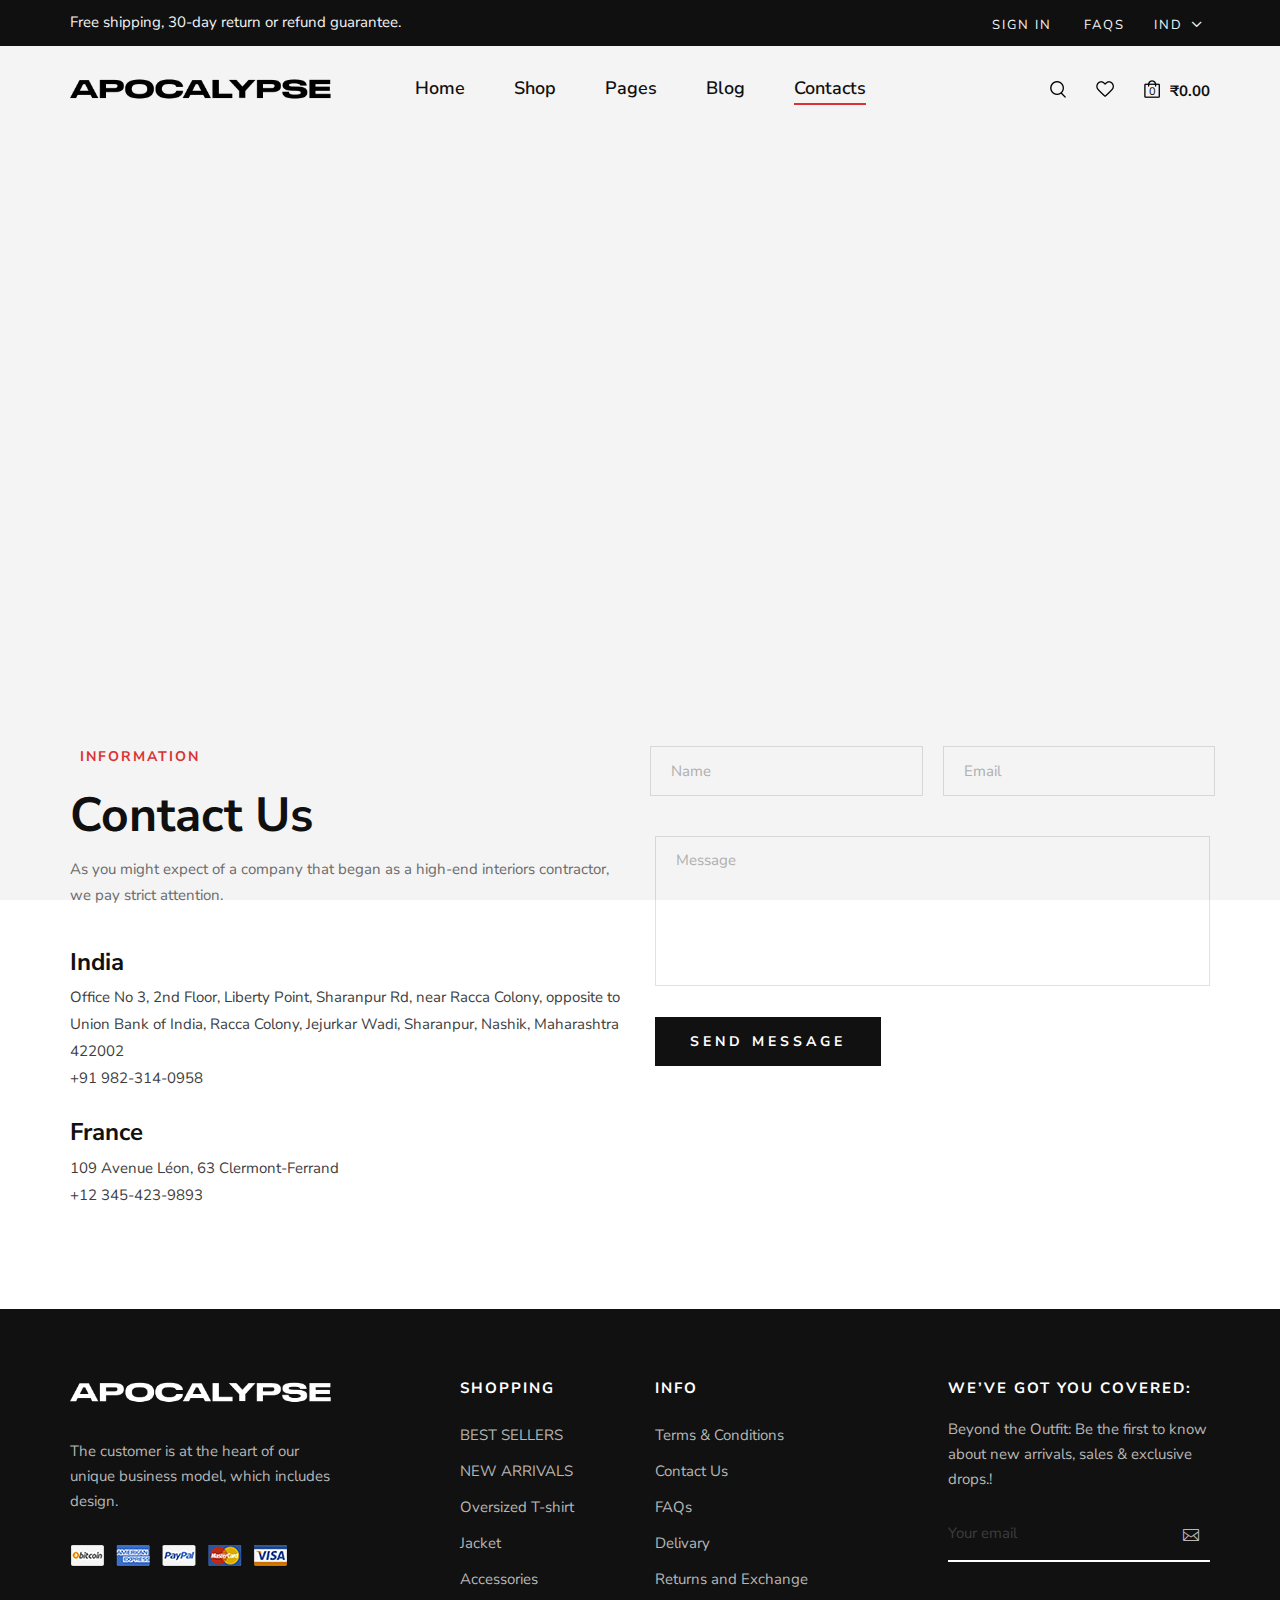
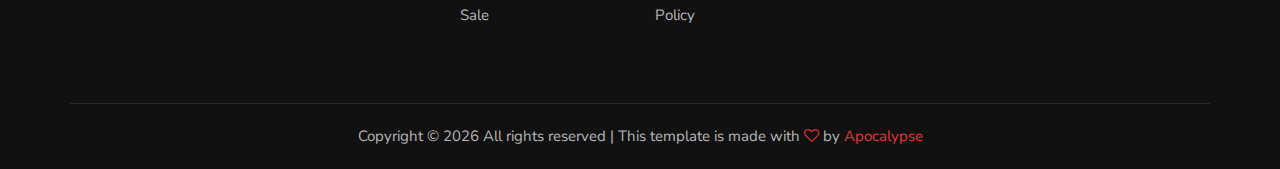
<file: Apocalypse-Fashion/contact.html>
<!DOCTYPE html>
<html lang="zxx">

<head>
    <meta charset="UTF-8">
    <meta name="description" content="Male_Fashion Template">
    <meta name="keywords" content="Male_Fashion, unica, creative, html">
    <meta name="viewport" content="width=device-width, initial-scale=1.0">
    <meta http-equiv="X-UA-Compatible" content="ie=edge">
    <title>Apocalypse-Fashion</title>

    <!-- Google Font -->
    <link href="https://fonts.googleapis.com/css2?family=Nunito+Sans:wght@300;400;600;700;800;900&display=swap"
        rel="stylesheet">

    <!-- Css Styles -->
    <link rel="stylesheet" href="css/bootstrap.min.css" type="text/css">
    <link rel="stylesheet" href="css/font-awesome.min.css" type="text/css">
    <link rel="stylesheet" href="css/elegant-icons.css" type="text/css">
    <link rel="stylesheet" href="css/magnific-popup.css" type="text/css">
    <link rel="stylesheet" href="css/nice-select.css" type="text/css">
    <link rel="stylesheet" href="css/owl.carousel.min.css" type="text/css">
    <link rel="stylesheet" href="css/slicknav.min.css" type="text/css">
    <link rel="stylesheet" href="css/style.css" type="text/css">
</head>

<body>
    <!-- Page Preloder -->
    <div id="preloder">
        <div class="loader"></div>
    </div>

    <!-- Offcanvas Menu Begin -->
    <div class="offcanvas-menu-overlay"></div>
    <div class="offcanvas-menu-wrapper">
        <div class="offcanvas__option">
            <div class="offcanvas__links">
                <a href="#">Sign in</a>
                <a href="#">FAQs</a>
            </div>
            <div class="offcanvas__top__hover">
                <span>Usd <i class="arrow_carrot-down"></i></span>
                <ul>
                    <li>USD</li>
                    <li>EUR</li>
                    <li>USD</li>
                </ul>
            </div>
        </div>
        <div class="offcanvas__nav__option">
            <a href="#" class="search-switch"><img src="img/icon/search.png" alt=""></a>
            <a href="#"><img src="img/icon/heart.png" alt=""></a>
            <a href="#"><img src="img/icon/cart.png" alt=""> <span>0</span></a>
            <div class="price">₹0.00</div>
        </div>
        <div id="mobile-menu-wrap"></div>
        <div class="offcanvas__text">
            <p>Free shipping, 30-day return or refund guarantee.</p>
        </div>
    </div>
    <!-- Offcanvas Menu End -->

    <!-- Header Section Begin -->
    <header class="header">
        <div class="header__top">
            <div class="container">
                <div class="row">
                    <div class="col-lg-6 col-md-7">
                        <div class="header__top__left">
                            <p>Free shipping, 30-day return or refund guarantee.</p>
                        </div>
                    </div>
                    <div class="col-lg-6 col-md-5">
                        <div class="header__top__right">
                            <div class="header__top__links">
                                <a href="#">Sign in</a>
                                <a href="#">FAQs</a>
                            </div>
                            <div class="header__top__hover">
                                <span>IND <i class="arrow_carrot-down"></i></span>
                                <ul>
                                    <li>IND</li>
                                    <li>EUR</li>
                                    <li>USD</li>
                                </ul>
                            </div>
                        </div>
                    </div>
                </div>
            </div>
        </div>
        <div class="container">
            <div class="row">
                <div class="col-lg-3 col-md-3">
                    <div class="header__logo">
                        <a href="./index.html"><img src="img/logo.png" alt=""></a>
                    </div>
                </div>
                <div class="col-lg-6 col-md-6">
                    <nav class="header__menu mobile-menu">
                        <ul>
                            <li><a href="./index.html">Home</a></li>
                            <li><a href="./shop.html">Shop</a></li>
                            <li><a href="#">Pages</a>
                                <ul class="dropdown">
                                    <li><a href="./about.html">About Us</a></li>
                                    <li><a href="./shop-details.html">Shop Details</a></li>
                                    <li><a href="./shopping-cart.html">Shopping Cart</a></li>
                                    <li><a href="./checkout.html">Check Out</a></li>
                                    <li><a href="./blog-details.html">Blog Details</a></li>
                                </ul>
                            </li>
                            <li><a href="./blog.html">Blog</a></li>
                            <li class="active"><a href="./contact.html">Contacts</a></li>
                        </ul>
                    </nav>
                </div>
                <div class="col-lg-3 col-md-3">
                    <div class="header__nav__option">
                        <a href="#" class="search-switch"><img src="img/icon/search.png" alt=""></a>
                        <a href="#"><img src="img/icon/heart.png" alt=""></a>
                        <a href="#"><img src="img/icon/cart.png" alt=""> <span>0</span></a>
                        <div class="price">₹0.00</div>
                    </div>
                </div>
            </div>
            <div class="canvas__open"><i class="fa fa-bars"></i></div>
        </div>
    </header>
    <!-- Header Section End -->

    <!-- Map Begin -->
    <div class="map">
        <iframe
            src="https://www.google.com/maps/embed?pb=!1m18!1m12!1m3!1d3749.1878291349885!2d73.7736871!3d20.000629999999997!2m3!1f0!2f0!3f0!3m2!1i1024!2i768!4f13.1!3m3!1m2!1s0x3bddeba065abffff%3A0x16635683adf10eb4!2sHeuristic%20Technopark%20Pvt.%20Ltd.%20%7C%20Software%20Development%20Company!5e0!3m2!1sen!2sin!4v1753640477383!5m2!1sen!2sin"
            width="800" height="600" style="border:0;" allowfullscreen="" loading="lazy"
            referrerpolicy="no-referrer-when-downgrade"></iframe> 
    </div>
    <!-- Map End -->

    <!-- Contact Section Begin -->
    <section class="contact spad">
        <div class="container">
            <div class="row">
                <div class="col-lg-6 col-md-6">
                    <div class="contact__text">
                        <div class="section-title">
                            <span style="gap: 10px; padding: 10px;">Information</span>
                            <h2>Contact Us</h2>
                            <p>As you might expect of a company that began as a high-end interiors contractor, we pay
                                strict attention.</p>
                        </div>
                        <ul>
                            <li>
                                <h4>India</h4>
                                <p>Office No 3, 2nd Floor, Liberty Point, Sharanpur Rd, near Racca Colony, opposite to Union Bank of India, Racca
                                    Colony, Jejurkar Wadi, Sharanpur, Nashik, Maharashtra 422002 <br />+91 982-314-0958</p>
                            </li>
                            <li>
                                <h4>France</h4>
                                <p>109 Avenue Léon, 63 Clermont-Ferrand <br />+12 345-423-9893</p>
                            </li>
                        </ul>
                    </div>
                </div>
                <div class="col-lg-6 col-md-6">
                    <div class="contact__form">
                        <form action="#">
                            <div class="row">
                                <div class="col-lg-6" style="padding: 10px;">
                                    <input type="text" placeholder="Name">
                                </div>
                                <div class="col-lg-6" style="padding: 10px;">
                                    <input type="text" placeholder="Email">
                                </div>
                                <div class="col-lg-12">
                                    <textarea placeholder="Message"></textarea>
                                    <button type="submit" class="site-btn">Send Message</button>
                                </div>
                            </div>
                        </form>
                    </div>
                </div>
            </div>
        </div>
    </section>
    <!-- Contact Section End -->

    <!-- Footer Section Begin -->
    <footer class="footer">
        <div class="container">
            <div class="row">
                <div class="col-lg-3 col-md-6 col-sm-6">
                    <div class="footer__about">
                        <div class="footer__logo">
                            <a href="#"><img src="img/footer-logo-new.png" alt=""></a>
                        </div>
                        <p>The customer is at the heart of our unique business model, which includes design.</p>
                        <a href="#"><img src="img/payment.png" alt=""></a>
                    </div>
                </div>
                <div class="col-lg-2 offset-lg-1 col-md-3 col-sm-6">
                    <div class="footer__widget">
                        <h6>Shopping</h6>
                        <ul>
                            <li><a href="#">BEST SELLERS</a></li>
                            <li><a href="#">NEW ARRIVALS</a></li>
                            <li><a href="#">Oversized T-shirt</a></li>
                            <li><a href="#">Jacket</a></li>
                            <li><a href="#">Accessories</a></li>
                            <li><a href="#">Sale</a></li>
                        </ul>
                    </div>
                </div>
                <div class="col-lg-2 col-md-3 col-sm-6">
                    <div class="footer__widget">
                        <h6>INFO</h6>
                        <ul>
                            <li><a href="#">Terms & Conditions</a></li>
                            <li><a href="#">Contact Us</a></li>
                            <li><a href="#">FAQs</a></li>
                            <li><a href="#">Delivary</a></li>
                            <li><a href="#">Returns and Exchange Policy</a></li>
                        </ul>
                    </div>
                </div>
                <div class="col-lg-3 offset-lg-1 col-md-6 col-sm-6">
                    <div class="footer__widget">
                        <h6>WE’VE GOT YOU COVERED:</h6>
                        <div class="footer__newslatter">
                            <p>Beyond the Outfit: Be the first to know about new arrivals, sales & exclusive drops.!</p>
                            <form action="#">
                                <input type="text" placeholder="Your email">
                                <button type="submit"><span class="icon_mail_alt"></span></button>
                            </form>
                        </div>
                    </div>
                </div>
            </div>
            <div class="row">
                <div class="col-lg-12 text-center">
                    <div class="footer__copyright__text">
                        <!-- Link back to Colorlib can't be removed. Template is licensed under CC BY 3.0. -->
                        <p>Copyright ©
                            <script>
                                document.write(new Date().getFullYear());
                            </script>
                            All rights reserved | This template is made with <i class="fa fa-heart-o"
                                aria-hidden="true"></i> by <a href="https://colorlib.com" target="_blank">Apocalypse</a>
                        </p>
                        <!-- Link back to Colorlib can't be removed. Template is licensed under CC BY 3.0. -->
                    </div>
                </div>
            </div>
        </div>
    </footer>
    <!-- Footer Section End -->

    <!-- Search Begin -->
    <div class="search-model">
        <div class="h-100 d-flex align-items-center justify-content-center">
            <div class="search-close-switch">+</div>
            <form class="search-model-form">
                <input type="text" id="search-input" placeholder="Search here.....">
            </form>
        </div>
    </div>
    <!-- Search End -->

    <!-- Js Plugins -->
    <script src="js/jquery-3.3.1.min.js"></script>
    <script src="js/bootstrap.min.js"></script>
    <script src="js/jquery.nice-select.min.js"></script>
    <script src="js/jquery.nicescroll.min.js"></script>
    <script src="js/jquery.magnific-popup.min.js"></script>
    <script src="js/jquery.countdown.min.js"></script>
    <script src="js/jquery.slicknav.js"></script>
    <script src="js/mixitup.min.js"></script>
    <script src="js/owl.carousel.min.js"></script>
    <script src="js/main.js"></script>
</body>

</html>
</file>
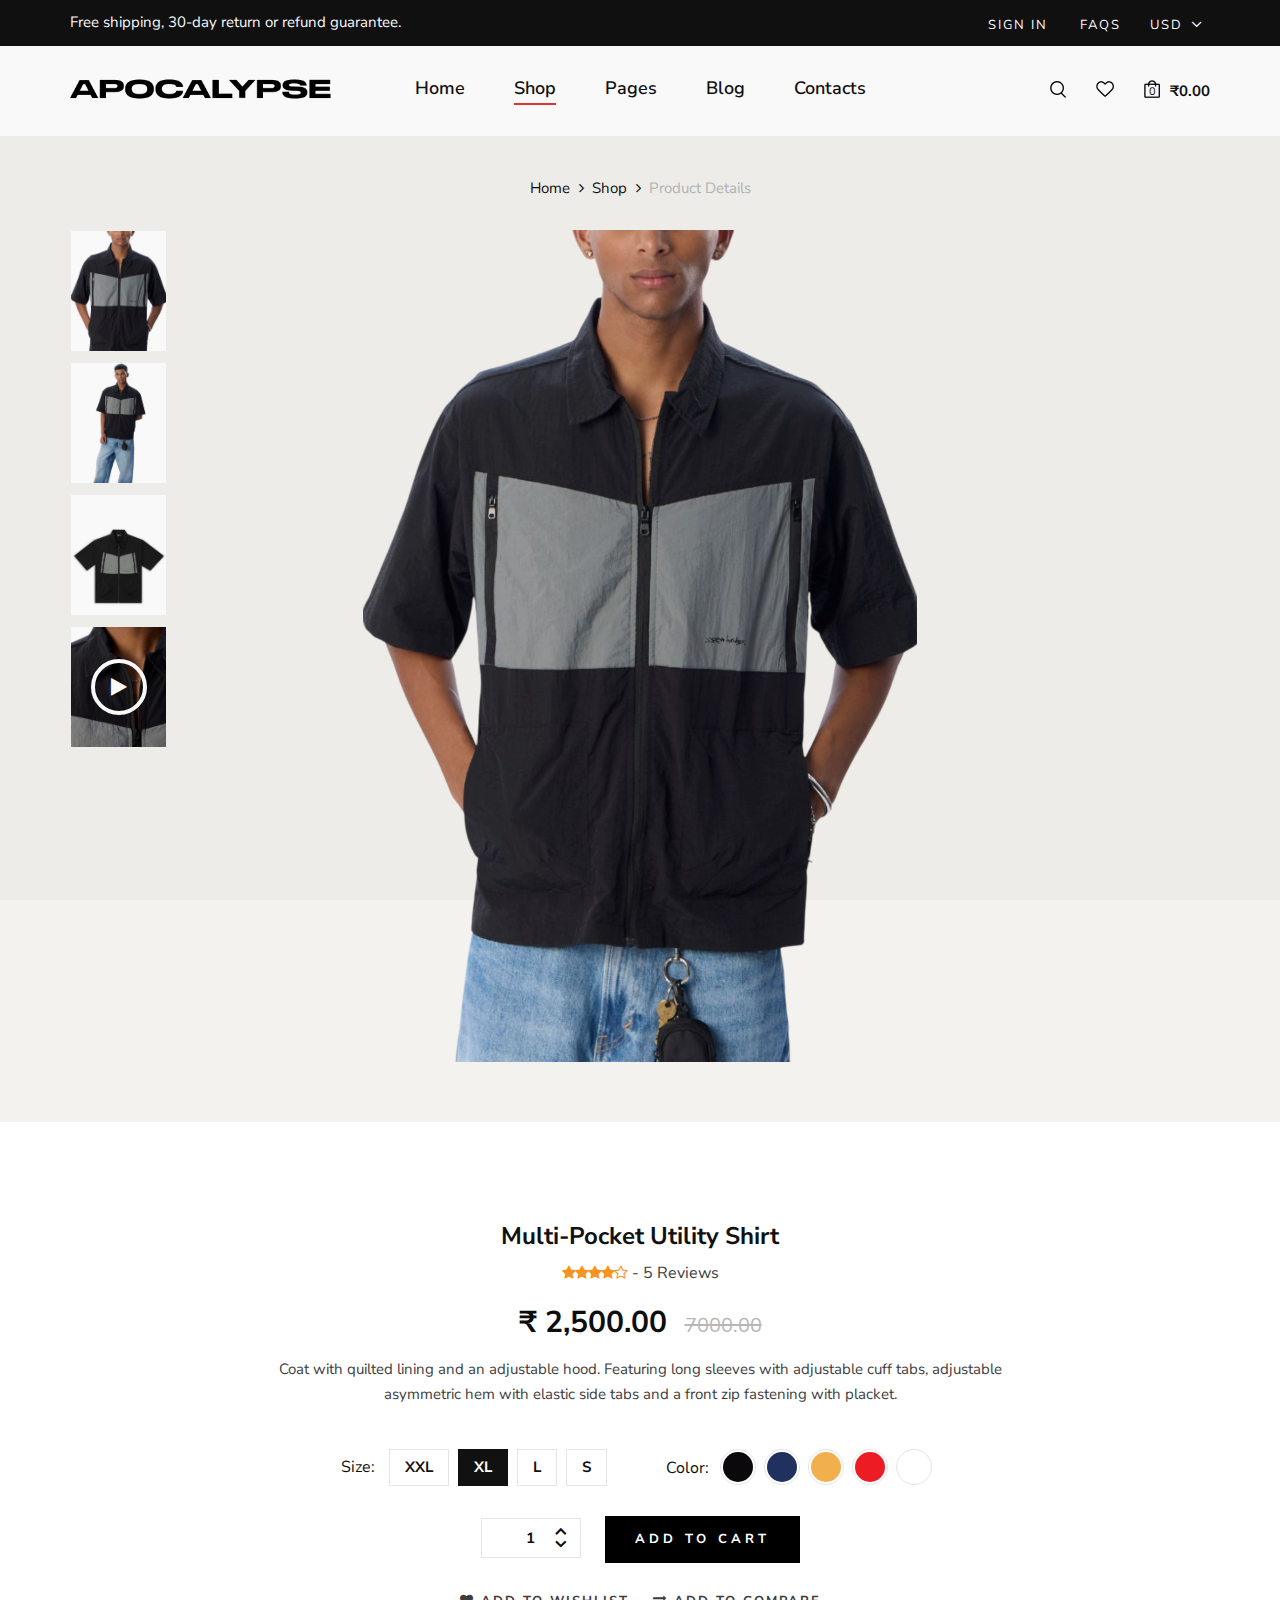
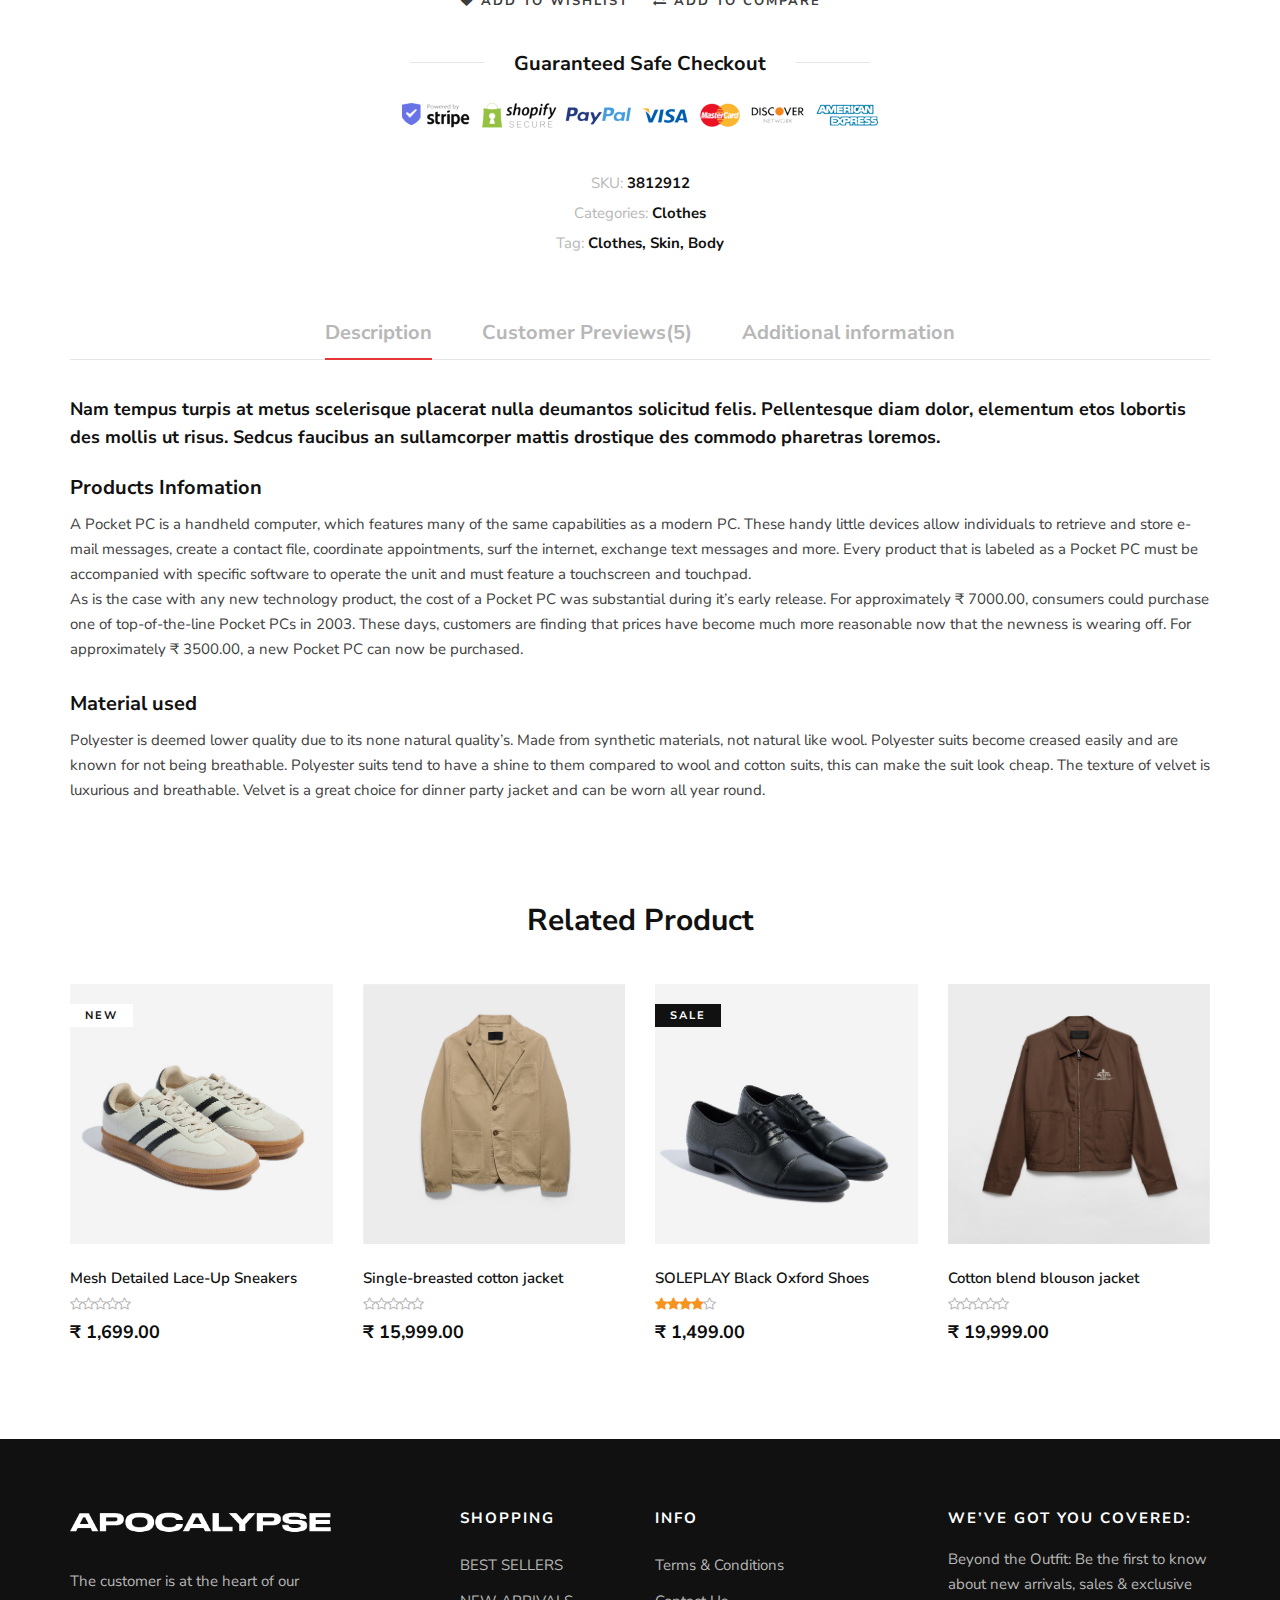
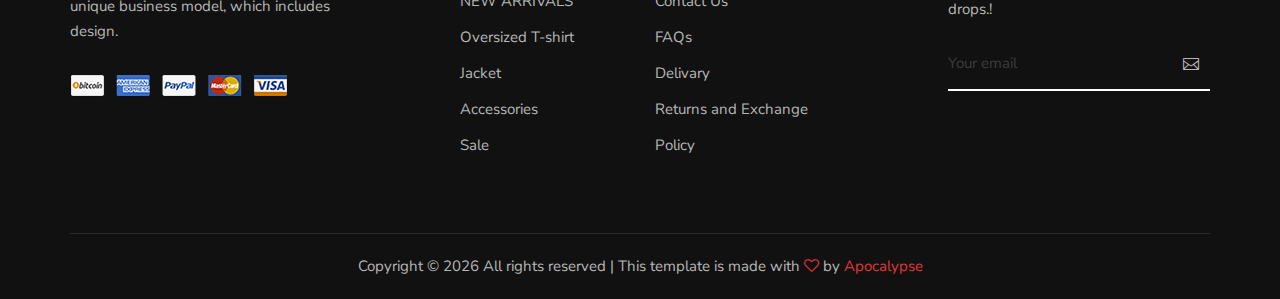
<file: Apocalypse-Fashion/shop-details.html>
<!DOCTYPE html>
<html lang="zxx">

<head>
    <meta charset="UTF-8">
    <meta name="description" content="Male_Fashion Template">
    <meta name="keywords" content="Male_Fashion, unica, creative, html">
    <meta name="viewport" content="width=device-width, initial-scale=1.0">
    <meta http-equiv="X-UA-Compatible" content="ie=edge">
    <title>Apocalypse-Fashion</title>

    <!-- Google Font -->
    <link href="https://fonts.googleapis.com/css2?family=Nunito+Sans:wght@300;400;600;700;800;900&display=swap"
        rel="stylesheet">

    <!-- Css Styles -->
    <link rel="stylesheet" href="css/bootstrap.min.css" type="text/css">
    <link rel="stylesheet" href="css/font-awesome.min.css" type="text/css">
    <link rel="stylesheet" href="css/elegant-icons.css" type="text/css">
    <link rel="stylesheet" href="css/magnific-popup.css" type="text/css">
    <link rel="stylesheet" href="css/nice-select.css" type="text/css">
    <link rel="stylesheet" href="css/owl.carousel.min.css" type="text/css">
    <link rel="stylesheet" href="css/slicknav.min.css" type="text/css">
    <link rel="stylesheet" href="css/style.css" type="text/css">
</head>

<body>
    <!-- Page Preloder -->
    <div id="preloder">
        <div class="loader"></div>
    </div>

    <!-- Offcanvas Menu Begin -->
    <div class="offcanvas-menu-overlay"></div>
    <div class="offcanvas-menu-wrapper">
        <div class="offcanvas__option">
            <div class="offcanvas__links">
                <a href="#">Sign in</a>
                <a href="#">FAQs</a>
            </div>
            <div class="offcanvas__top__hover">
                <span>Usd <i class="arrow_carrot-down"></i></span>
                <ul>
                    <li>USD</li>
                    <li>EUR</li>
                    <li>USD</li>
                </ul>
            </div>
        </div>
        <div class="offcanvas__nav__option">
            <a href="#" class="search-switch"><img src="img/icon/search.png" alt=""></a>
            <a href="#"><img src="img/icon/heart.png" alt=""></a>
            <a href="#"><img src="img/icon/cart.png" alt=""> <span>0</span></a>
            <div class="price">₹0.00</div>
        </div>
        <div id="mobile-menu-wrap"></div>
        <div class="offcanvas__text">
            <p>Free shipping, 30-day return or refund guarantee.</p>
        </div>
    </div>
    <!-- Offcanvas Menu End -->

    <!-- Header Section Begin -->
    <header class="header">
        <div class="header__top">
            <div class="container">
                <div class="row">
                    <div class="col-lg-6 col-md-7">
                        <div class="header__top__left">
                            <p>Free shipping, 30-day return or refund guarantee.</p>
                        </div>
                    </div>
                    <div class="col-lg-6 col-md-5">
                        <div class="header__top__right">
                            <div class="header__top__links">
                                <a href="#">Sign in</a>
                                <a href="#">FAQs</a>
                            </div>
                            <div class="header__top__hover">
                                <span>Usd <i class="arrow_carrot-down"></i></span>
                                <ul>
                                    <li>USD</li>
                                    <li>EUR</li>
                                    <li>USD</li>
                                </ul>
                            </div>
                        </div>
                    </div>
                </div>
            </div>
        </div>
        <div class="container">
            <div class="row">
                <div class="col-lg-3 col-md-3">
                    <div class="header__logo">
                        <a href="./inex.html"><img src="img/logo.png" alt=""></a>
                    </div>
                </div>
                <div class="col-lg-6 col-md-6">
                    <nav class="header__menu mobile-menu">
                        <ul>
                            <li><a href="./inex.html">Home</a></li>
                            <li class="active"><a href="./shop.html">Shop</a></li>
                            <li><a href="#">Pages</a>
                                <ul class="dropdown">
                                    <li><a href="./about.html">About Us</a></li>
                                    <li><a href="./shop-details.html">Shop Details</a></li>
                                    <li><a href="./shopping-cart.html">Shopping Cart</a></li>
                                    <li><a href="./checkout.html">Check Out</a></li>
                                    <li><a href="./blog-details.html">Blog Details</a></li>
                                </ul>
                            </li>
                            <li><a href="./blog.html">Blog</a></li>
                            <li><a href="./contact.html">Contacts</a></li>
                        </ul>
                    </nav>
                </div>
                <div class="col-lg-3 col-md-3">
                    <div class="header__nav__option">
                        <a href="#" class="search-switch"><img src="img/icon/search.png" alt=""></a>
                        <a href="#"><img src="img/icon/heart.png" alt=""></a>
                        <a href="#"><img src="img/icon/cart.png" alt=""> <span>0</span></a>
                        <div class="price">₹0.00</div>
                    </div>
                </div>
            </div>
            <div class="canvas__open"><i class="fa fa-bars"></i></div>
        </div>
    </header>
    <!-- Header Section End -->

    <!-- Shop Details Section Begin -->
    <section class="shop-details">
        <div class="product__details__pic">
            <div class="container">
                <div class="row">
                    <div class="col-lg-12">
                        <div class="product__details__breadcrumb">
                            <a href="./index.html">Home</a>
                            <a href="./shop.html">Shop</a>
                            <span>Product Details</span>
                        </div>
                    </div>
                </div>
                <div class="row">
                    <div class="col-lg-3 col-md-3">
                        <ul class="nav nav-tabs" role="tablist">
                            <li class="nav-item">
                                <a class="nav-link active" data-toggle="tab" href="#tabs-1" role="tab">
                                    <div class="product__thumb__pic set-bg" data-setbg="img/shop-details/thumb-1-new.jpg">
                                    </div>
                                </a>
                            </li>
                            <li class="nav-item">
                                <a class="nav-link" data-toggle="tab" href="#tabs-2" role="tab">
                                    <div class="product__thumb__pic set-bg" data-setbg="img/shop-details/thumb-2-new.jpg">
                                    </div>
                                </a>
                            </li>
                            <li class="nav-item">
                                <a class="nav-link" data-toggle="tab" href="#tabs-3" role="tab">
                                    <div class="product__thumb__pic set-bg" data-setbg="img/shop-details/thumb-3-new.jpg">
                                    </div>
                                </a>
                            </li>
                            <li class="nav-item">
                                <a class="nav-link" data-toggle="tab" href="#tabs-4" role="tab">
                                    <div class="product__thumb__pic set-bg" data-setbg="img/shop-details/thumb-4-new.jpg">
                                        <i class="fa fa-play"></i>
                                    </div>
                                </a>
                            </li>
                        </ul>
                    </div>
                    <div class="col-lg-6 col-md-9">
                        <div class="tab-content">
                            <div class="tab-pane active" id="tabs-1" role="tabpanel">
                                <div class="product__details__pic__item">
                                    <img src="img/shop-details/product-big-2-new.png" alt="">
                                </div>
                            </div>
                            <div class="tab-pane" id="tabs-2" role="tabpanel">
                                <div class="product__details__pic__item">
                                    <img src="img/shop-details/product-big-3-new.png" alt="">
                                </div>
                            </div>
                            <div class="tab-pane" id="tabs-3" role="tabpanel">
                                <div class="product__details__pic__item">
                                    <img src="img/shop-details/product-big-new.png" alt="">
                                </div>
                            </div>
                            <div class="tab-pane" id="tabs-4" role="tabpanel">
                                <div class="product__details__pic__item">
                                    <img src="img/shop-details/product-big-4-new.png" alt="">
                                    <a href="https://www.youtube.com/watch?v=8PJ3_p7VqHw&list=RD8PJ3_p7VqHw&start_radio=1"
                                        class="video-popup"><i class="fa fa-play"></i></a>
                                </div>
                            </div>
                        </div>
                    </div>
                </div>
            </div>
        </div>
        <div class="product__details__content">
            <div class="container">
                <div class="row d-flex justify-content-center">
                    <div class="col-lg-8">
                        <div class="product__details__text">
                            <h4>Multi-Pocket Utility Shirt</h4>
                            <div class="rating">
                                <i class="fa fa-star"></i>
                                <i class="fa fa-star"></i>
                                <i class="fa fa-star"></i>
                                <i class="fa fa-star"></i>
                                <i class="fa fa-star-o"></i>
                                <span> - 5 Reviews</span>
                            </div>
                            <h3>₹ 2,500.00 <span>7000.00</span></h3>
                            <p>Coat with quilted lining and an adjustable hood. Featuring long sleeves with adjustable
                                cuff tabs, adjustable asymmetric hem with elastic side tabs and a front zip fastening
                                with placket.</p>
                            <div class="product__details__option">
                                <div class="product__details__option__size">
                                    <span>Size:</span>
                                    <label for="xxl">xxl
                                        <input type="radio" id="xxl">
                                    </label>
                                    <label class="active" for="xl">xl
                                        <input type="radio" id="xl">
                                    </label>
                                    <label for="l">l
                                        <input type="radio" id="l">
                                    </label>
                                    <label for="sm">s
                                        <input type="radio" id="sm">
                                    </label>
                                </div>
                                <div class="product__details__option__color">
                                    <span>Color:</span>
                                    <label class="c-1" for="sp-1">
                                        <input type="radio" id="sp-1">
                                    </label>
                                    <label class="c-2" for="sp-2">
                                        <input type="radio" id="sp-2">
                                    </label>
                                    <label class="c-3" for="sp-3">
                                        <input type="radio" id="sp-3">
                                    </label>
                                    <label class="c-4" for="sp-4">
                                        <input type="radio" id="sp-4">
                                    </label>
                                    <label class="c-9" for="sp-9">
                                        <input type="radio" id="sp-9">
                                    </label>
                                </div>
                            </div>
                            <div class="product__details__cart__option">
                                <div class="quantity">
                                    <div class="pro-qty">
                                        <input type="text" value="1">
                                    </div>
                                </div>
                                <a href="#" class="primary-btn">add to cart</a>
                            </div>
                            <div class="product__details__btns__option">
                                <a href="#"><i class="fa fa-heart"></i> add to wishlist</a>
                                <a href="#"><i class="fa fa-exchange"></i> Add To Compare</a>
                            </div>
                            <div class="product__details__last__option">
                                <h5><span>Guaranteed Safe Checkout</span></h5>
                                <img src="img/shop-details/details-payment.png" alt="">
                                <ul>
                                    <li><span>SKU:</span> 3812912</li>
                                    <li><span>Categories:</span> Clothes</li>
                                    <li><span>Tag:</span> Clothes, Skin, Body</li>
                                </ul>
                            </div>
                        </div>
                    </div>
                </div>
                <div class="row">
                    <div class="col-lg-12">
                        <div class="product__details__tab">
                            <ul class="nav nav-tabs" role="tablist">
                                <li class="nav-item">
                                    <a class="nav-link active" data-toggle="tab" href="#tabs-5"
                                        role="tab">Description</a>
                                </li>
                                <li class="nav-item">
                                    <a class="nav-link" data-toggle="tab" href="#tabs-6" role="tab">Customer
                                        Previews(5)</a>
                                </li>
                                <li class="nav-item">
                                    <a class="nav-link" data-toggle="tab" href="#tabs-7" role="tab">Additional
                                        information</a>
                                </li>
                            </ul>
                            <div class="tab-content">
                                <div class="tab-pane active" id="tabs-5" role="tabpanel">
                                    <div class="product__details__tab__content">
                                        <p class="note">Nam tempus turpis at metus scelerisque placerat nulla deumantos
                                            solicitud felis. Pellentesque diam dolor, elementum etos lobortis des mollis
                                            ut risus. Sedcus faucibus an sullamcorper mattis drostique des commodo
                                            pharetras loremos.</p>
                                        <div class="product__details__tab__content__item">
                                            <h5>Products Infomation</h5>
                                            <p>A Pocket PC is a handheld computer, which features many of the same
                                                capabilities as a modern PC. These handy little devices allow
                                                individuals to retrieve and store e-mail messages, create a contact
                                                file, coordinate appointments, surf the internet, exchange text messages
                                                and more. Every product that is labeled as a Pocket PC must be
                                                accompanied with specific software to operate the unit and must feature
                                                a touchscreen and touchpad.</p>
                                            <p>As is the case with any new technology product, the cost of a Pocket PC
                                                was substantial during it’s early release. For approximately ₹ 7000.00,
                                                consumers could purchase one of top-of-the-line Pocket PCs in 2003.
                                                These days, customers are finding that prices have become much more
                                                reasonable now that the newness is wearing off. For approximately
                                                ₹ 3500.00, a new Pocket PC can now be purchased.</p>
                                        </div>
                                        <div class="product__details__tab__content__item">
                                            <h5>Material used</h5>
                                            <p>Polyester is deemed lower quality due to its none natural quality’s. Made
                                                from synthetic materials, not natural like wool. Polyester suits become
                                                creased easily and are known for not being breathable. Polyester suits
                                                tend to have a shine to them compared to wool and cotton suits, this can
                                                make the suit look cheap. The texture of velvet is luxurious and
                                                breathable. Velvet is a great choice for dinner party jacket and can be
                                                worn all year round.</p>
                                        </div>
                                    </div>
                                </div>
                                <div class="tab-pane" id="tabs-6" role="tabpanel">
                                    <div class="product__details__tab__content">
                                        <div class="product__details__tab__content__item">
                                            <h5>Products Infomation</h5>
                                            <p>A Pocket PC is a handheld computer, which features many of the same
                                                capabilities as a modern PC. These handy little devices allow
                                                individuals to retrieve and store e-mail messages, create a contact
                                                file, coordinate appointments, surf the internet, exchange text messages
                                                and more. Every product that is labeled as a Pocket PC must be
                                                accompanied with specific software to operate the unit and must feature
                                                a touchscreen and touchpad.</p>
                                            <p>As is the case with any new technology product, the cost of a Pocket PC
                                                was substantial during it’s early release. For approximately ₹ 7000.00,
                                                consumers could purchase one of top-of-the-line Pocket PCs in 2003.
                                                These days, customers are finding that prices have become much more
                                                reasonable now that the newness is wearing off. For approximately
                                                ₹ 3500.00, a new Pocket PC can now be purchased.</p>
                                        </div>
                                        <div class="product__details__tab__content__item">
                                            <h5>Material used</h5>
                                            <p>Polyester is deemed lower quality due to its none natural quality’s. Made
                                                from synthetic materials, not natural like wool. Polyester suits become
                                                creased easily and are known for not being breathable. Polyester suits
                                                tend to have a shine to them compared to wool and cotton suits, this can
                                                make the suit look cheap. The texture of velvet is luxurious and
                                                breathable. Velvet is a great choice for dinner party jacket and can be
                                                worn all year round.</p>
                                        </div>
                                    </div>
                                </div>
                                <div class="tab-pane" id="tabs-7" role="tabpanel">
                                    <div class="product__details__tab__content">
                                        <p class="note">Nam tempus turpis at metus scelerisque placerat nulla deumantos
                                            solicitud felis. Pellentesque diam dolor, elementum etos lobortis des mollis
                                            ut risus. Sedcus faucibus an sullamcorper mattis drostique des commodo
                                            pharetras loremos.</p>
                                        <div class="product__details__tab__content__item">
                                            <h5>Products Infomation</h5>
                                            <p>A Pocket PC is a handheld computer, which features many of the same
                                                capabilities as a modern PC. These handy little devices allow
                                                individuals to retrieve and store e-mail messages, create a contact
                                                file, coordinate appointments, surf the internet, exchange text messages
                                                and more. Every product that is labeled as a Pocket PC must be
                                                accompanied with specific software to operate the unit and must feature
                                                a touchscreen and touchpad.</p>
                                            <p>As is the case with any new technology product, the cost of a Pocket PC
                                                was substantial during it’s early release. For approximately ₹ 7000.00,
                                                consumers could purchase one of top-of-the-line Pocket PCs in 2003.
                                                These days, customers are finding that prices have become much more
                                                reasonable now that the newness is wearing off. For approximately
                                                ₹ 3500.00, a new Pocket PC can now be purchased.</p>
                                        </div>
                                        <div class="product__details__tab__content__item">
                                            <h5>Material used</h5>
                                            <p>Polyester is deemed lower quality due to its none natural quality’s. Made
                                                from synthetic materials, not natural like wool. Polyester suits become
                                                creased easily and are known for not being breathable. Polyester suits
                                                tend to have a shine to them compared to wool and cotton suits, this can
                                                make the suit look cheap. The texture of velvet is luxurious and
                                                breathable. Velvet is a great choice for dinner party jacket and can be
                                                worn all year round.</p>
                                        </div>
                                    </div>
                                </div>
                            </div>
                        </div>
                    </div>
                </div>
            </div>
        </div>
    </section>
    <!-- Shop Details Section End -->

    <!-- Related Section Begin -->
    <section class="related spad">
        <div class="container">
            <div class="row">
                <div class="col-lg-12">
                    <h3 class="related-title">Related Product</h3>
                </div>
            </div>
            <div class="row">
                <div class="col-lg-3 col-md-6 col-sm-6 col-sm-6">
                    <div class="product__item">
                        <div class="product__item__pic set-bg" data-setbg="img/product/product-1-new.jpg">
                            <span class="label">New</span>
                            <ul class="product__hover">
                                <li><a href="#"><img src="img/icon/heart.png" alt=""></a></li>
                                <li><a href="#"><img src="img/icon/compare.png" alt=""> <span>Compare</span></a></li>
                                <li><a href="#"><img src="img/icon/search.png" alt=""></a></li>
                            </ul>
                        </div>
                        <div class="product__item__text">
                            <h6>Mesh Detailed Lace-Up Sneakers</h6>
                            <a href="#" class="add-cart">+ Add To Cart</a>
                            <div class="rating">
                                <i class="fa fa-star-o"></i>
                                <i class="fa fa-star-o"></i>
                                <i class="fa fa-star-o"></i>
                                <i class="fa fa-star-o"></i>
                                <i class="fa fa-star-o"></i>
                            </div>
                            <h5>₹ 1,699.00</h5>
                            <div class="product__color__select">
                                <label for="pc-1">
                                    <input type="radio" id="pc-1">
                                </label>
                                <label class="active black" for="pc-2">
                                    <input type="radio" id="pc-2">
                                </label>
                                <label class="grey" for="pc-3">
                                    <input type="radio" id="pc-3">
                                </label>
                            </div>
                        </div>
                    </div>
                </div>
                <div class="col-lg-3 col-md-6 col-sm-6 col-sm-6">
                    <div class="product__item">
                        <div class="product__item__pic set-bg" data-setbg="img/product/product-2-new.jpg">
                            <ul class="product__hover">
                                <li><a href="#"><img src="img/icon/heart.png" alt=""></a></li>
                                <li><a href="#"><img src="img/icon/compare.png" alt=""> <span>Compare</span></a></li>
                                <li><a href="#"><img src="img/icon/search.png" alt=""></a></li>
                            </ul>
                        </div>
                        <div class="product__item__text">
                            <h6>Single-breasted cotton jacket</h6>
                            <a href="#" class="add-cart">+ Add To Cart</a>
                            <div class="rating">
                                <i class="fa fa-star-o"></i>
                                <i class="fa fa-star-o"></i>
                                <i class="fa fa-star-o"></i>
                                <i class="fa fa-star-o"></i>
                                <i class="fa fa-star-o"></i>
                            </div>
                            <h5>₹ 15,999.00</h5>
                            <div class="product__color__select">
                                <label for="pc-4">
                                    <input type="radio" id="pc-4">
                                </label>
                                <label class="active black" for="pc-5">
                                    <input type="radio" id="pc-5">
                                </label>
                                <label class="grey" for="pc-6">
                                    <input type="radio" id="pc-6">
                                </label>
                            </div>
                        </div>
                    </div>
                </div>
                <div class="col-lg-3 col-md-6 col-sm-6 col-sm-6">
                    <div class="product__item sale">
                        <div class="product__item__pic set-bg" data-setbg="img/product/product-3-new.jpg">
                            <span class="label">Sale</span>
                            <ul class="product__hover">
                                <li><a href="#"><img src="img/icon/heart.png" alt=""></a></li>
                                <li><a href="#"><img src="img/icon/compare.png" alt=""> <span>Compare</span></a></li>
                                <li><a href="#"><img src="img/icon/search.png" alt=""></a></li>
                            </ul>
                        </div>
                        <div class="product__item__text">
                            <h6>SOLEPLAY Black Oxford Shoes</h6>
                            <a href="#" class="add-cart">+ Add To Cart</a>
                            <div class="rating">
                                <i class="fa fa-star"></i>
                                <i class="fa fa-star"></i>
                                <i class="fa fa-star"></i>
                                <i class="fa fa-star"></i>
                                <i class="fa fa-star-o"></i>
                            </div>
                            <h5>₹ 1,499.00</h5>
                            <div class="product__color__select">
                                <label for="pc-7">
                                    <input type="radio" id="pc-7">
                                </label>
                                <label class="active black" for="pc-8">
                                    <input type="radio" id="pc-8">
                                </label>
                                <label class="grey" for="pc-9">
                                    <input type="radio" id="pc-9">
                                </label>
                            </div>
                        </div>
                    </div>
                </div>
                <div class="col-lg-3 col-md-6 col-sm-6 col-sm-6">
                    <div class="product__item">
                        <div class="product__item__pic set-bg" data-setbg="img/product/product-4.jpg">
                            <ul class="product__hover">
                                <li><a href="#"><img src="img/icon/heart.png" alt=""></a></li>
                                <li><a href="#"><img src="img/icon/compare.png" alt=""> <span>Compare</span></a></li>
                                <li><a href="#"><img src="img/icon/search.png" alt=""></a></li>
                            </ul>
                        </div>
                        <div class="product__item__text">
                            <h6>Cotton blend blouson jacket</h6>
                            <a href="#" class="add-cart">+ Add To Cart</a>
                            <div class="rating">
                                <i class="fa fa-star-o"></i>
                                <i class="fa fa-star-o"></i>
                                <i class="fa fa-star-o"></i>
                                <i class="fa fa-star-o"></i>
                                <i class="fa fa-star-o"></i>
                            </div>
                            <h5>₹ 19,999.00</h5>
                            <div class="product__color__select">
                                <label for="pc-10">
                                    <input type="radio" id="pc-10">
                                </label>
                                <label class="active black" for="pc-11">
                                    <input type="radio" id="pc-11">
                                </label>
                                <label class="grey" for="pc-12">
                                    <input type="radio" id="pc-12">
                                </label>
                            </div>
                        </div>
                    </div>
                </div>
            </div>
        </div>
    </section>
    <!-- Related Section End -->

<!-- Footer Section Begin -->
    <footer class="footer">
        <div class="container">
            <div class="row">
                <div class="col-lg-3 col-md-6 col-sm-6">
                    <div class="footer__about">
                        <div class="footer__logo">
                            <a href="#"><img src="img/footer-logo-new.png" alt=""></a>
                        </div>
                        <p>The customer is at the heart of our unique business model, which includes design.</p>
                        <a href="#"><img src="img/payment.png" alt=""></a>
                    </div>
                </div>
                <div class="col-lg-2 offset-lg-1 col-md-3 col-sm-6">
                    <div class="footer__widget">
                        <h6>Shopping</h6>
                        <ul>
                            <li><a href="#">BEST SELLERS</a></li>
                            <li><a href="#">NEW ARRIVALS</a></li>
                            <li><a href="#">Oversized T-shirt</a></li>
                            <li><a href="#">Jacket</a></li>
                            <li><a href="#">Accessories</a></li>
                            <li><a href="#">Sale</a></li>
                        </ul>
                    </div>
                </div>
                <div class="col-lg-2 col-md-3 col-sm-6">
                    <div class="footer__widget">
                        <h6>INFO</h6>
                        <ul>
                            <li><a href="#">Terms & Conditions</a></li>
                            <li><a href="#">Contact Us</a></li>
                            <li><a href="#">FAQs</a></li>
                            <li><a href="#">Delivary</a></li>
                            <li><a href="#">Returns and Exchange Policy</a></li>
                        </ul>
                    </div>
                </div>
                <div class="col-lg-3 offset-lg-1 col-md-6 col-sm-6">
                    <div class="footer__widget">
                        <h6>WE’VE GOT YOU COVERED:</h6>
                        <div class="footer__newslatter">
                            <p>Beyond the Outfit: Be the first to know about new arrivals, sales & exclusive drops.!</p>
                            <form action="#">
                                <input type="text" placeholder="Your email">
                                <button type="submit"><span class="icon_mail_alt"></span></button>
                            </form>
                        </div>
                    </div>
                </div>
            </div>
            <div class="row">
                <div class="col-lg-12 text-center">
                    <div class="footer__copyright__text">
                        <!-- Link back to Colorlib can't be removed. Template is licensed under CC BY 3.0. -->
                        <p>Copyright ©
                            <script>
                                document.write(new Date().getFullYear());
                            </script>
                            All rights reserved | This template is made with <i class="fa fa-heart-o"
                                aria-hidden="true"></i> by <a href="https://colorlib.com" target="_blank">Apocalypse</a>
                        </p>
                        <!-- Link back to Colorlib can't be removed. Template is licensed under CC BY 3.0. -->
                    </div>
                </div>
            </div>
        </div>
    </footer>
    <!-- Footer Section End -->

    <!-- Search Begin -->
    <div class="search-model">
        <div class="h-100 d-flex align-items-center justify-content-center">
            <div class="search-close-switch">+</div>
            <form class="search-model-form">
                <input type="text" id="search-input" placeholder="Search here.....">
            </form>
        </div>
    </div>
    <!-- Search End -->

    <!-- Js Plugins -->
    <script src="js/jquery-3.3.1.min.js"></script>
    <script src="js/bootstrap.min.js"></script>
    <script src="js/jquery.nice-select.min.js"></script>
    <script src="js/jquery.nicescroll.min.js"></script>
    <script src="js/jquery.magnific-popup.min.js"></script>
    <script src="js/jquery.countdown.min.js"></script>
    <script src="js/jquery.slicknav.js"></script>
    <script src="js/mixitup.min.js"></script>
    <script src="js/owl.carousel.min.js"></script>
    <script src="js/main.js"></script>
</body>

</html>
</file>
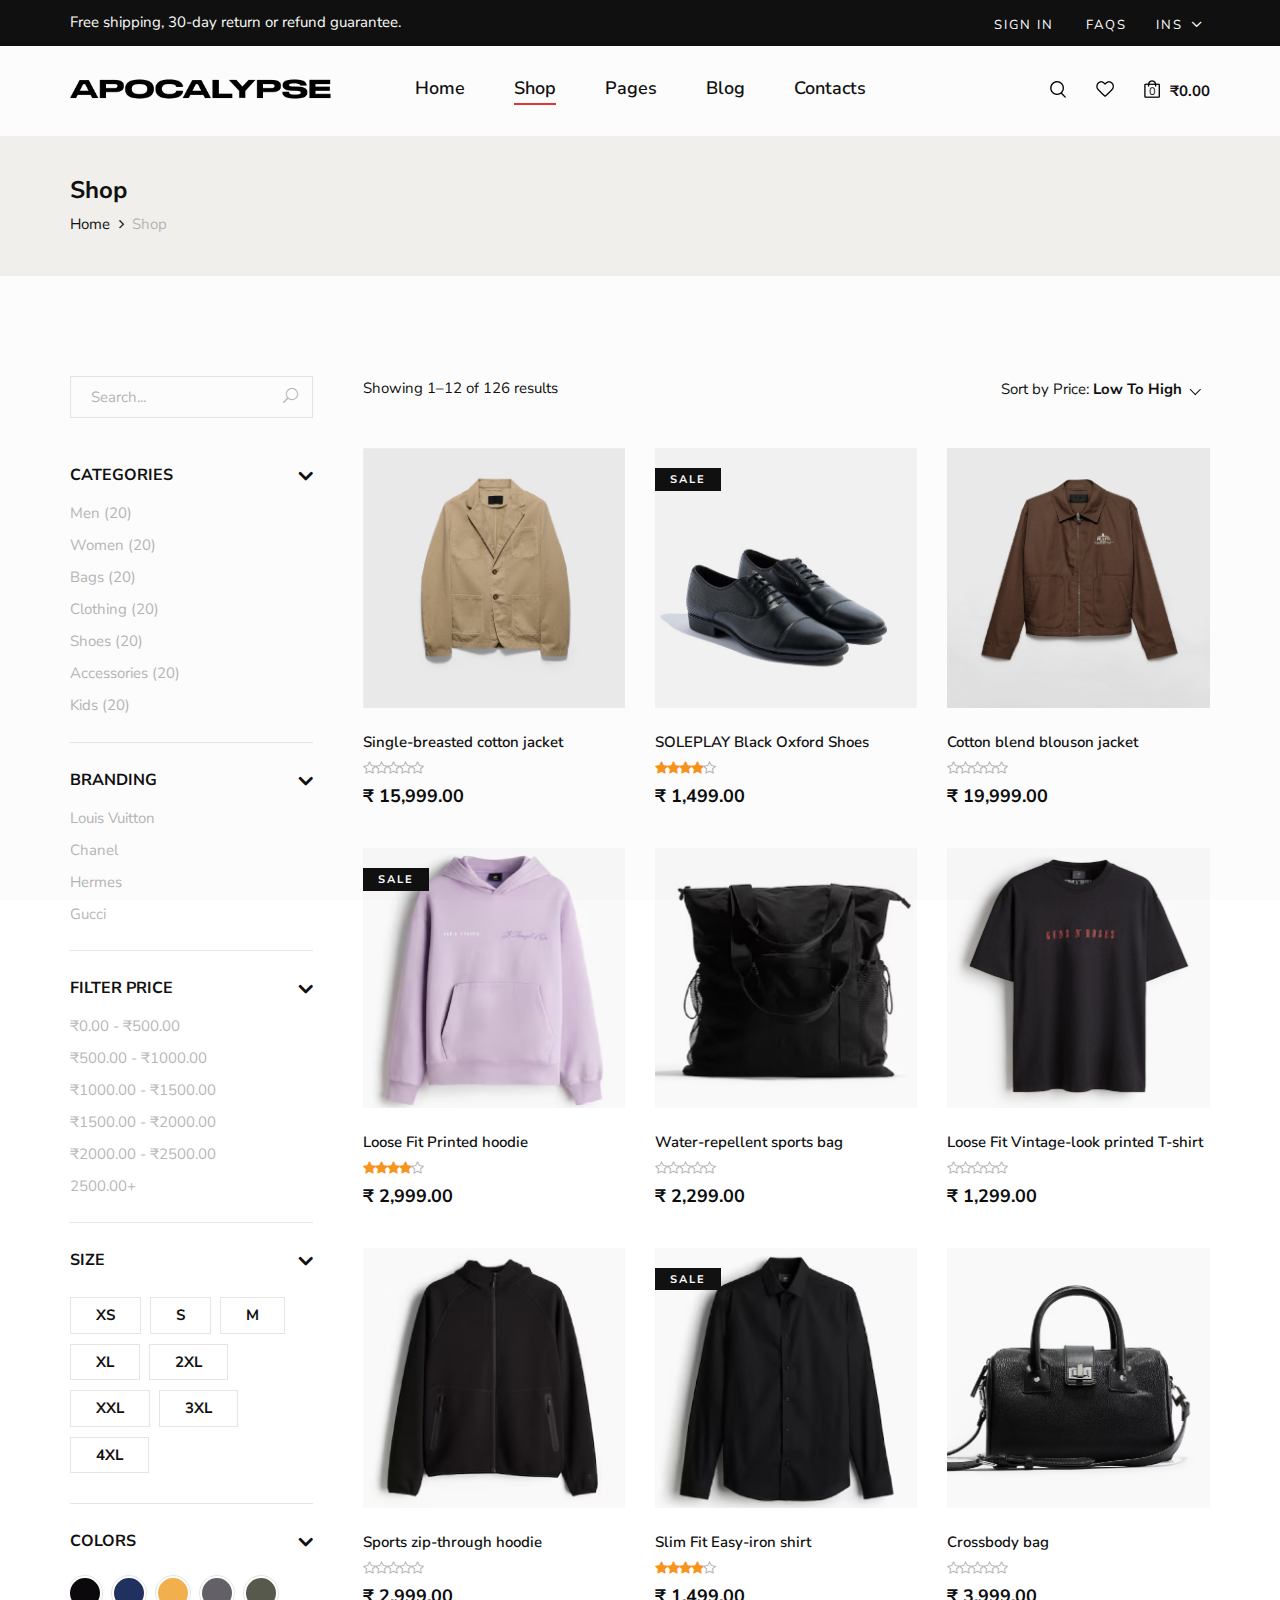
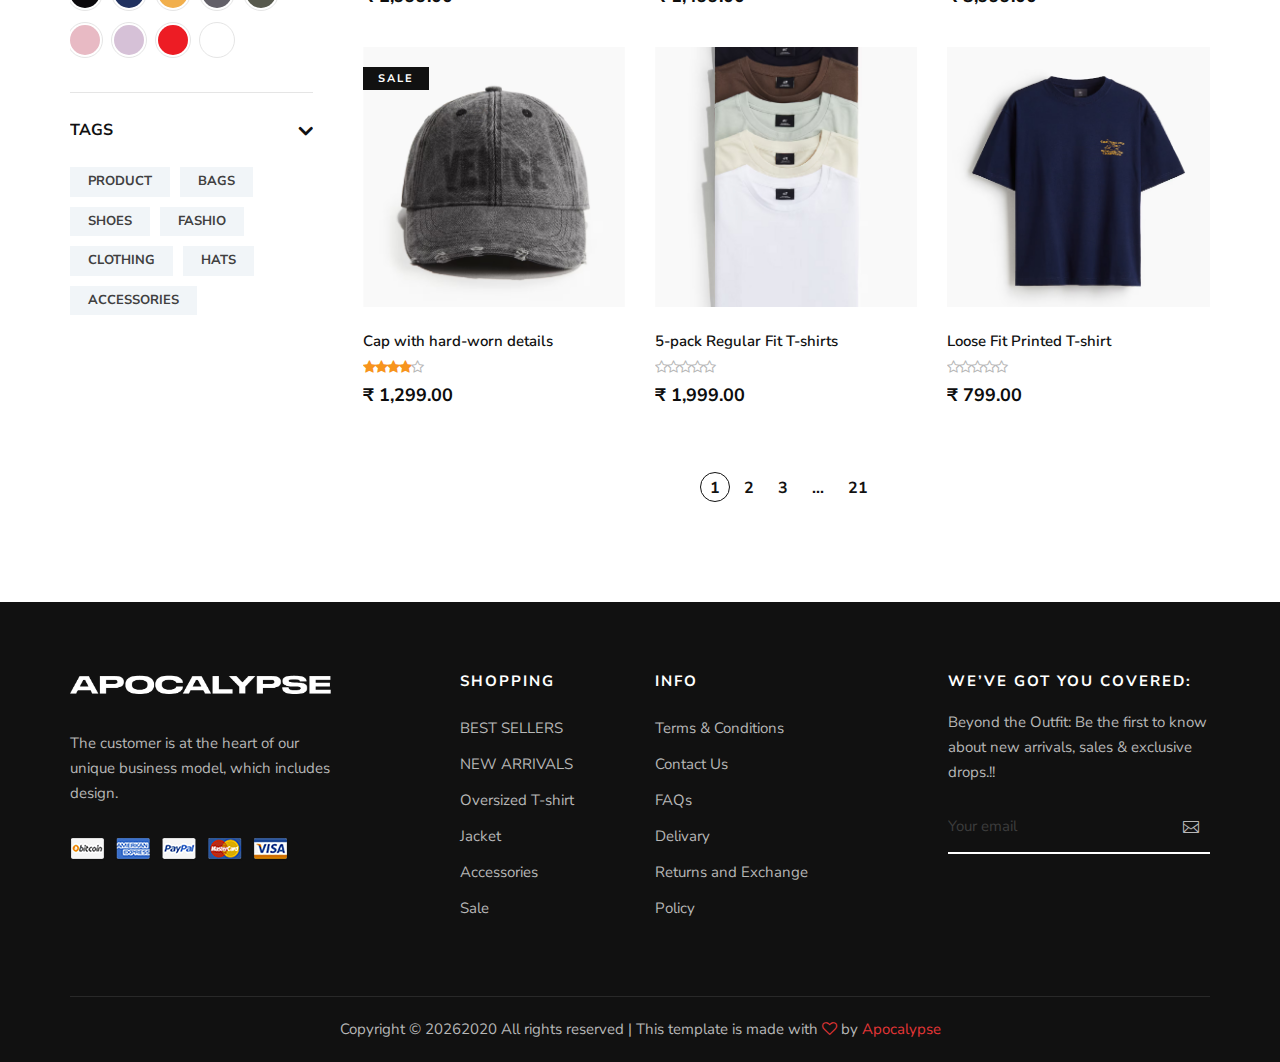
<file: Apocalypse-Fashion/shop.html>
<!DOCTYPE html>
<html lang="zxx">

<head>
    <meta charset="UTF-8">
    <meta name="description" content="Male_Fashion Template">
    <meta name="keywords" content="Male_Fashion, unica, creative, html">
    <meta name="viewport" content="width=device-width, initial-scale=1.0">
    <meta http-equiv="X-UA-Compatible" content="ie=edge">
    <title>Apocalypse-Fashion</title>

    <!-- Google Font -->
    <link href="https://fonts.googleapis.com/css2?family=Nunito+Sans:wght@300;400;600;700;800;900&display=swap"
    rel="stylesheet">

    <!-- Css Styles -->
    <link rel="stylesheet" href="css/bootstrap.min.css" type="text/css">
    <link rel="stylesheet" href="css/font-awesome.min.css" type="text/css">
    <link rel="stylesheet" href="css/elegant-icons.css" type="text/css">
    <link rel="stylesheet" href="css/magnific-popup.css" type="text/css">
    <link rel="stylesheet" href="css/nice-select.css" type="text/css">
    <link rel="stylesheet" href="css/owl.carousel.min.css" type="text/css">
    <link rel="stylesheet" href="css/slicknav.min.css" type="text/css">
    <link rel="stylesheet" href="css/style.css" type="text/css">
</head>

<body>
    <!-- Page Preloder -->
    <div id="preloder">
        <div class="loader"></div>
    </div>

    <!-- Offcanvas Menu Begin -->
    <div class="offcanvas-menu-overlay"></div>
    <div class="offcanvas-menu-wrapper">
        <div class="offcanvas__option">
            <div class="offcanvas__links">
                <a href="#">Sign in</a>
                <a href="#">FAQs</a>
            </div>
            <div class="offcanvas__top__hover">
                <span>IND <i class="arrow_carrot-down"></i></span>
                <ul>
                    <li>IND</li>
                    <li>EUR</li>
                    <li>USD</li>
                </ul>
            </div>
        </div>
        <div class="offcanvas__nav__option">
            <a href="#" class="search-switch"><img src="img/icon/search.png" alt=""></a>
            <a href="#"><img src="img/icon/heart.png" alt=""></a>
            <a href="#"><img src="img/icon/cart.png" alt=""> <span>0</span></a>
            <div class="price">₹ 0.00</div>
        </div>
        <div id="mobile-menu-wrap"></div>
        <div class="offcanvas__text">
            <p>Free shipping, 30-day return or refund guarantee.</p>
        </div>
    </div>
    <!-- Offcanvas Menu End -->

    <!-- Header Section Begin -->
    <header class="header">
        <div class="header__top">
            <div class="container">
                <div class="row">
                    <div class="col-lg-6 col-md-7">
                        <div class="header__top__left">
                            <p>Free shipping, 30-day return or refund guarantee.</p>
                        </div>
                    </div>
                    <div class="col-lg-6 col-md-5">
                        <div class="header__top__right">
                            <div class="header__top__links">
                                <a href="#">Sign in</a>
                                <a href="#">FAQs</a>
                            </div>
                            <div class="header__top__hover">
                                <span>INS <i class="arrow_carrot-down"></i></span>
                                <ul>
                                    <li>IND</li>
                                    <li>EUR</li>
                                    <li>USD</li>
                                </ul>
                            </div>
                        </div>
                    </div>
                </div>
            </div>
        </div>
        <div class="container">
            <div class="row">
                <div class="col-lg-3 col-md-3">
                    <div class="header__logo">
                        <a href="./index.html"><img src="img/logo.png" alt=""></a>
                    </div>
                </div>
                <div class="col-lg-6 col-md-6">
                    <nav class="header__menu mobile-menu">
                        <ul>
                            <li><a href="./index.html">Home</a></li>
                            <li class="active"><a href="./shop.html">Shop</a></li>
                            <li><a href="#">Pages</a>
                                <ul class="dropdown">
                                    <li><a href="./about.html">About Us</a></li>
                                    <li><a href="./shop-details.html">Shop Details</a></li>
                                    <li><a href="./shopping-cart.html">Shopping Cart</a></li>
                                    <li><a href="./checkout.html">Check Out</a></li>
                                    <li><a href="./blog-details.html">Blog Details</a></li>
                                </ul>
                            </li>
                            <li><a href="./blog.html">Blog</a></li>
                            <li><a href="./contact.html">Contacts</a></li>
                        </ul>
                    </nav>
                </div>
                <div class="col-lg-3 col-md-3">
                    <div class="header__nav__option">
                        <a href="#" class="search-switch"><img src="img/icon/search.png" alt=""></a>
                        <a href="#"><img src="img/icon/heart.png" alt=""></a>
                        <a href="#"><img src="img/icon/cart.png" alt=""> <span>0</span></a>
                        <div class="price">₹0.00</div>
                    </div>
                </div>
            </div>
            <div class="canvas__open"><i class="fa fa-bars"></i></div>
        </div>
    </header>
    <!-- Header Section End -->

    <!-- Breadcrumb Section Begin -->
    <section class="breadcrumb-option">
        <div class="container">
            <div class="row">
                <div class="col-lg-12">
                    <div class="breadcrumb__text">
                        <h4>Shop</h4>
                        <div class="breadcrumb__links">
                            <a href="./index.html">Home</a>
                            <span>Shop</span>
                        </div>
                    </div>
                </div>
            </div>
        </div>
    </section>
    <!-- Breadcrumb Section End -->

    <!-- Shop Section Begin -->
    <section class="shop spad">
        <div class="container">
            <div class="row">
                <div class="col-lg-3">
                    <div class="shop__sidebar">
                        <div class="shop__sidebar__search">
                            <form action="#">
                                <input type="text" placeholder="Search...">
                                <button type="submit"><span class="icon_search"></span></button>
                            </form>
                        </div>
                        <div class="shop__sidebar__accordion">
                            <div class="accordion" id="accordionExample">
                                <div class="card">
                                    <div class="card-heading">
                                        <a data-toggle="collapse" data-target="#collapseOne">Categories</a>
                                    </div>
                                    <div id="collapseOne" class="collapse show" data-parent="#accordionExample">
                                        <div class="card-body">
                                            <div class="shop__sidebar__categories">
                                                <ul class="nice-scroll">
                                                    <li><a href="#">Men (20)</a></li>
                                                    <li><a href="#">Women (20)</a></li>
                                                    <li><a href="#">Bags (20)</a></li>
                                                    <li><a href="#">Clothing (20)</a></li>
                                                    <li><a href="#">Shoes (20)</a></li>
                                                    <li><a href="#">Accessories (20)</a></li>
                                                    <li><a href="#">Kids (20)</a></li>
                                                    <li><a href="#">Kids (20)</a></li>
                                                    <li><a href="#">Kids (20)</a></li>
                                                </ul>
                                            </div>
                                        </div>
                                    </div>
                                </div>
                                <div class="card">
                                    <div class="card-heading">
                                        <a data-toggle="collapse" data-target="#collapseTwo">Branding</a>
                                    </div>
                                    <div id="collapseTwo" class="collapse show" data-parent="#accordionExample">
                                        <div class="card-body">
                                            <div class="shop__sidebar__brand">
                                                <ul>
                                                    <li><a href="#">Louis Vuitton</a></li>
                                                    <li><a href="#">Chanel</a></li>
                                                    <li><a href="#">Hermes</a></li>
                                                    <li><a href="#">Gucci</a></li>
                                                </ul>
                                            </div>
                                        </div>
                                    </div>
                                </div>
                                <div class="card">
                                    <div class="card-heading">
                                        <a data-toggle="collapse" data-target="#collapseThree">Filter Price</a>
                                    </div>
                                    <div id="collapseThree" class="collapse show" data-parent="#accordionExample">
                                        <div class="card-body">
                                            <div class="shop__sidebar__price">
                                                <ul>
                                                    <li><a href="#">₹0.00 - ₹500.00</a></li>
                                                    <li><a href="#">₹500.00 - ₹1000.00</a></li>
                                                    <li><a href="#">₹1000.00 - ₹1500.00</a></li>
                                                    <li><a href="#">₹1500.00 - ₹2000.00</a></li>
                                                    <li><a href="#">₹2000.00 - ₹2500.00</a></li>
                                                    <li><a href="#">2500.00+</a></li>
                                                </ul>
                                            </div>
                                        </div>
                                    </div>
                                </div>
                                <div class="card">
                                    <div class="card-heading">
                                        <a data-toggle="collapse" data-target="#collapseFour">Size</a>
                                    </div>
                                    <div id="collapseFour" class="collapse show" data-parent="#accordionExample">
                                        <div class="card-body">
                                            <div class="shop__sidebar__size">
                                                <label for="xs">xs
                                                    <input type="radio" id="xs">
                                                </label>
                                                <label for="sm">s
                                                    <input type="radio" id="sm">
                                                </label>
                                                <label for="md">m
                                                    <input type="radio" id="md">
                                                </label>
                                                <label for="xl">xl
                                                    <input type="radio" id="xl">
                                                </label>
                                                <label for="2xl">2xl
                                                    <input type="radio" id="2xl">
                                                </label>
                                                <label for="xxl">xxl
                                                    <input type="radio" id="xxl">
                                                </label>
                                                <label for="3xl">3xl
                                                    <input type="radio" id="3xl">
                                                </label>
                                                <label for="4xl">4xl
                                                    <input type="radio" id="4xl">
                                                </label>
                                            </div>
                                        </div>
                                    </div>
                                </div>
                                <div class="card">
                                    <div class="card-heading">
                                        <a data-toggle="collapse" data-target="#collapseFive">Colors</a>
                                    </div>
                                    <div id="collapseFive" class="collapse show" data-parent="#accordionExample">
                                        <div class="card-body">
                                            <div class="shop__sidebar__color">
                                                <label class="c-1" for="sp-1">
                                                    <input type="radio" id="sp-1">
                                                </label>
                                                <label class="c-2" for="sp-2">
                                                    <input type="radio" id="sp-2">
                                                </label>
                                                <label class="c-3" for="sp-3">
                                                    <input type="radio" id="sp-3">
                                                </label>
                                                <label class="c-4" for="sp-4">
                                                    <input type="radio" id="sp-4">
                                                </label>
                                                <label class="c-5" for="sp-5">
                                                    <input type="radio" id="sp-5">
                                                </label>
                                                <label class="c-6" for="sp-6">
                                                    <input type="radio" id="sp-6">
                                                </label>
                                                <label class="c-7" for="sp-7">
                                                    <input type="radio" id="sp-7">
                                                </label>
                                                <label class="c-8" for="sp-8">
                                                    <input type="radio" id="sp-8">
                                                </label>
                                                <label class="c-9" for="sp-9">
                                                    <input type="radio" id="sp-9">
                                                </label>
                                            </div>
                                        </div>
                                    </div>
                                </div>
                                <div class="card">
                                    <div class="card-heading">
                                        <a data-toggle="collapse" data-target="#collapseSix">Tags</a>
                                    </div>
                                    <div id="collapseSix" class="collapse show" data-parent="#accordionExample">
                                        <div class="card-body">
                                            <div class="shop__sidebar__tags">
                                                <a href="#">Product</a>
                                                <a href="#">Bags</a>
                                                <a href="#">Shoes</a>
                                                <a href="#">Fashio</a>
                                                <a href="#">Clothing</a>
                                                <a href="#">Hats</a>
                                                <a href="#">Accessories</a>
                                            </div>
                                        </div>
                                    </div>
                                </div>
                            </div>
                        </div>
                    </div>
                </div>
                <div class="col-lg-9">
                    <div class="shop__product__option">
                        <div class="row">
                            <div class="col-lg-6 col-md-6 col-sm-6">
                                <div class="shop__product__option__left">
                                    <p>Showing 1–12 of 126 results</p>
                                </div>
                            </div>
                            <div class="col-lg-6 col-md-6 col-sm-6">
                                <div class="shop__product__option__right">
                                    <p>Sort by Price:</p>
                                    <select>
                                        <option value="">Low To High</option>
                                        <option value="">₹0 - ₹55</option>
                                        <option value="">₹55 - ₹100</option>
                                    </select>
                                </div>
                            </div>
                        </div>
                    </div>
                    <div class="row">
                        <div class="col-lg-4 col-md-6 col-sm-6">
                            <div class="product__item">
                                <div class="product__item__pic set-bg" data-setbg="img/product/product-2-new.jpg">
                                    <ul class="product__hover">
                                        <li><a href="#"><img src="img/icon/heart.png" alt=""></a></li>
                                        <li><a href="#"><img src="img/icon/compare.png" alt=""> <span>Compare</span></a>
                                        </li>
                                        <li><a href="#"><img src="img/icon/search.png" alt=""></a></li>
                                    </ul>
                                </div>
                                <div class="product__item__text">
                                    <h6>Single-breasted cotton jacket</h6>
                                    <a href="#" class="add-cart">+ Add To Cart</a>
                                    <div class="rating">
                                        <i class="fa fa-star-o"></i>
                                        <i class="fa fa-star-o"></i>
                                        <i class="fa fa-star-o"></i>
                                        <i class="fa fa-star-o"></i>
                                        <i class="fa fa-star-o"></i>
                                    </div>
                                    <h5>₹ 15,999.00</h5>
                                    <div class="product__color__select">
                                        <label for="pc-4">
                                            <input type="radio" id="pc-4">
                                        </label>
                                        <label class="active black" for="pc-5">
                                            <input type="radio" id="pc-5">
                                        </label>
                                        <label class="grey" for="pc-6">
                                            <input type="radio" id="pc-6">
                                        </label>
                                    </div>
                                </div>
                            </div>
                        </div>
                        <div class="col-lg-4 col-md-6 col-sm-6">
                            <div class="product__item sale">
                                <div class="product__item__pic set-bg" data-setbg="img/product/product-3-new.jpg">
                                    <span class="label">Sale</span>
                                    <ul class="product__hover">
                                        <li><a href="#"><img src="img/icon/heart.png" alt=""></a></li>
                                        <li><a href="#"><img src="img/icon/compare.png" alt=""> <span>Compare</span></a>
                                        </li>
                                        <li><a href="#"><img src="img/icon/search.png" alt=""></a></li>
                                    </ul>
                                </div>
                                <div class="product__item__text">
                                    <h6>SOLEPLAY Black Oxford Shoes</h6>
                                    <a href="#" class="add-cart">+ Add To Cart</a>
                                    <div class="rating">
                                        <i class="fa fa-star"></i>
                                        <i class="fa fa-star"></i>
                                        <i class="fa fa-star"></i>
                                        <i class="fa fa-star"></i>
                                        <i class="fa fa-star-o"></i>
                                    </div>
                                    <h5>₹ 1,499.00</h5>
                                    <div class="product__color__select">
                                        <label for="pc-7">
                                            <input type="radio" id="pc-7">
                                        </label>
                                        <label class="active black" for="pc-8">
                                            <input type="radio" id="pc-8">
                                        </label>
                                        <label class="grey" for="pc-9">
                                            <input type="radio" id="pc-9">
                                        </label>
                                    </div>
                                </div>
                            </div>
                        </div>
                        <div class="col-lg-4 col-md-6 col-sm-6">
                            <div class="product__item">
                                <div class="product__item__pic set-bg" data-setbg="img/product/product-4.jpg">
                                    <ul class="product__hover">
                                        <li><a href="#"><img src="img/icon/heart.png" alt=""></a></li>
                                        <li><a href="#"><img src="img/icon/compare.png" alt=""> <span>Compare</span></a>
                                        </li>
                                        <li><a href="#"><img src="img/icon/search.png" alt=""></a></li>
                                    </ul>
                                </div>
                                <div class="product__item__text">
                                    <h6>Cotton blend blouson jacket</h6>
                                    <a href="#" class="add-cart">+ Add To Cart</a>
                                    <div class="rating">
                                        <i class="fa fa-star-o"></i>
                                        <i class="fa fa-star-o"></i>
                                        <i class="fa fa-star-o"></i>
                                        <i class="fa fa-star-o"></i>
                                        <i class="fa fa-star-o"></i>
                                    </div>
                                    <h5>₹ 19,999.00</h5>
                                    <div class="product__color__select">
                                        <label for="pc-10">
                                            <input type="radio" id="pc-10">
                                        </label>
                                        <label class="active black" for="pc-11">
                                            <input type="radio" id="pc-11">
                                        </label>
                                        <label class="grey" for="pc-12">
                                            <input type="radio" id="pc-12">
                                        </label>
                                    </div>
                                </div>
                            </div>
                        </div>
                        <div class="col-lg-4 col-md-6 col-sm-6">
                            <div class="product__item sale">
                                <div class="product__item__pic set-bg" data-setbg="img/product/product-6-new.jpg">
                                    <span class="label">Sale</span>
                                    <ul class="product__hover">
                                        <li><a href="#"><img src="img/icon/heart.png" alt=""></a></li>
                                        <li><a href="#"><img src="img/icon/compare.png" alt=""> <span>Compare</span></a>
                                        </li>
                                        <li><a href="#"><img src="img/icon/search.png" alt=""></a></li>
                                    </ul>
                                </div>
                                <div class="product__item__text">
                                    <h6>Loose Fit Printed hoodie</h6>
                                    <a href="#" class="add-cart">+ Add To Cart</a>
                                    <div class="rating">
                                        <i class="fa fa-star"></i>
                                        <i class="fa fa-star"></i>
                                        <i class="fa fa-star"></i>
                                        <i class="fa fa-star"></i>
                                        <i class="fa fa-star-o"></i>
                                    </div>
                                    <h5>₹ 2,999.00</h5>
                                    <div class="product__color__select">
                                        <label for="pc-16">
                                            <input type="radio" id="pc-16">
                                        </label>
                                        <label class="active black" for="pc-17">
                                            <input type="radio" id="pc-17">
                                        </label>
                                        <label class="grey" for="pc-18">
                                            <input type="radio" id="pc-18">
                                        </label>
                                    </div>
                                </div>
                            </div>
                        </div>
                        <div class="col-lg-4 col-md-6 col-sm-6">
                            <div class="product__item">
                                <div class="product__item__pic set-bg" data-setbg="img/product/product-7-new.jpg">
                                    <ul class="product__hover">
                                        <li><a href="#"><img src="img/icon/heart.png" alt=""></a></li>
                                        <li><a href="#"><img src="img/icon/compare.png" alt=""> <span>Compare</span></a>
                                        </li>
                                        <li><a href="#"><img src="img/icon/search.png" alt=""></a></li>
                                    </ul>
                                </div>
                                <div class="product__item__text">
                                    <h6>Water-repellent sports bag</h6>
                                    <a href="#" class="add-cart">+ Add To Cart</a>
                                    <div class="rating">
                                        <i class="fa fa-star-o"></i>
                                        <i class="fa fa-star-o"></i>
                                        <i class="fa fa-star-o"></i>
                                        <i class="fa fa-star-o"></i>
                                        <i class="fa fa-star-o"></i>
                                    </div>
                                    <h5>₹ 2,299.00</h5>
                                    <div class="product__color__select">
                                        <label for="pc-19">
                                            <input type="radio" id="pc-19">
                                        </label>
                                        <label class="active black" for="pc-20">
                                            <input type="radio" id="pc-20">
                                        </label>
                                        <label class="grey" for="pc-21">
                                            <input type="radio" id="pc-21">
                                        </label>
                                    </div>
                                </div>
                            </div>
                        </div>
                        <div class="col-lg-4 col-md-6 col-sm-6">
                            <div class="product__item">
                                <div class="product__item__pic set-bg" data-setbg="img/product/product-8-new.jpg">
                                    <ul class="product__hover">
                                        <li><a href="#"><img src="img/icon/heart.png" alt=""></a></li>
                                        <li><a href="#"><img src="img/icon/compare.png" alt=""> <span>Compare</span></a>
                                        </li>
                                        <li><a href="#"><img src="img/icon/search.png" alt=""></a></li>
                                    </ul>
                                </div>
                                <div class="product__item__text">
                                    <h6>Loose Fit Vintage-look printed T-shirt</h6>
                                    <a href="#" class="add-cart">+ Add To Cart</a>
                                    <div class="rating">
                                        <i class="fa fa-star-o"></i>
                                        <i class="fa fa-star-o"></i>
                                        <i class="fa fa-star-o"></i>
                                        <i class="fa fa-star-o"></i>
                                        <i class="fa fa-star-o"></i>
                                    </div>
                                    <h5>₹ 1,299.00</h5>
                                    <div class="product__color__select">
                                        <label for="pc-22">
                                            <input type="radio" id="pc-22">
                                        </label>
                                        <label class="active black" for="pc-23">
                                            <input type="radio" id="pc-23">
                                        </label>
                                        <label class="grey" for="pc-24">
                                            <input type="radio" id="pc-24">
                                        </label>
                                    </div>
                                </div>
                            </div>
                        </div>
                        <div class="col-lg-4 col-md-6 col-sm-6">
                            <div class="product__item">
                                <div class="product__item__pic set-bg" data-setbg="img/product/product-9-new.jpg">
                                    <ul class="product__hover">
                                        <li><a href="#"><img src="img/icon/heart.png" alt=""></a></li>
                                        <li><a href="#"><img src="img/icon/compare.png" alt=""> <span>Compare</span></a>
                                        </li>
                                        <li><a href="#"><img src="img/icon/search.png" alt=""></a></li>
                                    </ul>
                                </div>
                                <div class="product__item__text">
                                    <h6>Sports zip-through hoodie</h6>
                                    <a href="#" class="add-cart">+ Add To Cart</a>
                                    <div class="rating">
                                        <i class="fa fa-star-o"></i>
                                        <i class="fa fa-star-o"></i>
                                        <i class="fa fa-star-o"></i>
                                        <i class="fa fa-star-o"></i>
                                        <i class="fa fa-star-o"></i>
                                    </div>
                                    <h5>₹ 2,999.00</h5>
                                    <div class="product__color__select">
                                        <label for="pc-25">
                                            <input type="radio" id="pc-25">
                                        </label>
                                        <label class="active black" for="pc-26">
                                            <input type="radio" id="pc-26">
                                        </label>
                                        <label class="grey" for="pc-27">
                                            <input type="radio" id="pc-27">
                                        </label>
                                    </div>
                                </div>
                            </div>
                        </div>
                        <div class="col-lg-4 col-md-6 col-sm-6">
                            <div class="product__item sale">
                                <div class="product__item__pic set-bg" data-setbg="img/product/product-10-new.jpg">
                                    <span class="label">Sale</span>
                                    <ul class="product__hover">
                                        <li><a href="#"><img src="img/icon/heart.png" alt=""></a></li>
                                        <li><a href="#"><img src="img/icon/compare.png" alt=""> <span>Compare</span></a>
                                        </li>
                                        <li><a href="#"><img src="img/icon/search.png" alt=""></a></li>
                                    </ul>
                                </div>
                                <div class="product__item__text">
                                    <h6>Slim Fit Easy-iron shirt</h6>
                                    <a href="#" class="add-cart">+ Add To Cart</a>
                                    <div class="rating">
                                        <i class="fa fa-star"></i>
                                        <i class="fa fa-star"></i>
                                        <i class="fa fa-star"></i>
                                        <i class="fa fa-star"></i>
                                        <i class="fa fa-star-o"></i>
                                    </div>
                                    <h5>₹ 1,499.00</h5>
                                    <div class="product__color__select">
                                        <label for="pc-28">
                                            <input type="radio" id="pc-28">
                                        </label>
                                        <label class="active black" for="pc-29">
                                            <input type="radio" id="pc-29">
                                        </label>
                                        <label class="grey" for="pc-30">
                                            <input type="radio" id="pc-30">
                                        </label>
                                    </div>
                                </div>
                            </div>
                        </div>
                        <div class="col-lg-4 col-md-6 col-sm-6">
                            <div class="product__item">
                                <div class="product__item__pic set-bg" data-setbg="img/product/product-11-new.jpg">
                                    <ul class="product__hover">
                                        <li><a href="#"><img src="img/icon/heart.png" alt=""></a></li>
                                        <li><a href="#"><img src="img/icon/compare.png" alt=""> <span>Compare</span></a>
                                        </li>
                                        <li><a href="#"><img src="img/icon/search.png" alt=""></a></li>
                                    </ul>
                                </div>
                                <div class="product__item__text">
                                    <h6>Crossbody bag</h6>
                                    <a href="#" class="add-cart">+ Add To Cart</a>
                                    <div class="rating">
                                        <i class="fa fa-star-o"></i>
                                        <i class="fa fa-star-o"></i>
                                        <i class="fa fa-star-o"></i>
                                        <i class="fa fa-star-o"></i>
                                        <i class="fa fa-star-o"></i>
                                    </div>
                                    <h5>₹ 3,999.00</h5>
                                    <div class="product__color__select">
                                        <label for="pc-31">
                                            <input type="radio" id="pc-31">
                                        </label>
                                        <label class="active black" for="pc-32">
                                            <input type="radio" id="pc-32">
                                        </label>
                                        <label class="grey" for="pc-33">
                                            <input type="radio" id="pc-33">
                                        </label>
                                    </div>
                                </div>
                            </div>
                        </div>
                        <div class="col-lg-4 col-md-6 col-sm-6">
                            <div class="product__item sale">
                                <div class="product__item__pic set-bg" data-setbg="img/product/product-12-new.jpg">
                                    <span class="label">Sale</span>
                                    <ul class="product__hover">
                                        <li><a href="#"><img src="img/icon/heart.png" alt=""></a></li>
                                        <li><a href="#"><img src="img/icon/compare.png" alt=""> <span>Compare</span></a>
                                        </li>
                                        <li><a href="#"><img src="img/icon/search.png" alt=""></a></li>
                                    </ul>
                                </div>
                                <div class="product__item__text">
                                    <h6>Cap with hard-worn details</h6>
                                    <a href="#" class="add-cart">+ Add To Cart</a>
                                    <div class="rating">
                                        <i class="fa fa-star"></i>
                                        <i class="fa fa-star"></i>
                                        <i class="fa fa-star"></i>
                                        <i class="fa fa-star"></i>
                                        <i class="fa fa-star-o"></i>
                                    </div>
                                    <h5>₹ 1,299.00</h5>
                                    <div class="product__color__select">
                                        <label for="pc-34">
                                            <input type="radio" id="pc-34">
                                        </label>
                                        <label class="active black" for="pc-35">
                                            <input type="radio" id="pc-35">
                                        </label>
                                        <label class="grey" for="pc-36">
                                            <input type="radio" id="pc-36">
                                        </label>
                                    </div>
                                </div>
                            </div>
                        </div>
                        <div class="col-lg-4 col-md-6 col-sm-6">
                            <div class="product__item">
                                <div class="product__item__pic set-bg" data-setbg="img/product/product-13-new.jpg">
                                    <ul class="product__hover">
                                        <li><a href="#"><img src="img/icon/heart.png" alt=""></a></li>
                                        <li><a href="#"><img src="img/icon/compare.png" alt=""> <span>Compare</span></a>
                                        </li>
                                        <li><a href="#"><img src="img/icon/search.png" alt=""></a></li>
                                    </ul>
                                </div>
                                <div class="product__item__text">
                                    <h6>5-pack Regular Fit T-shirts</h6>
                                    <a href="#" class="add-cart">+ Add To Cart</a>
                                    <div class="rating">
                                        <i class="fa fa-star-o"></i>
                                        <i class="fa fa-star-o"></i>
                                        <i class="fa fa-star-o"></i>
                                        <i class="fa fa-star-o"></i>
                                        <i class="fa fa-star-o"></i>
                                    </div>
                                    <h5>₹ 1,999.00</h5>
                                    <div class="product__color__select">
                                        <label for="pc-37">
                                            <input type="radio" id="pc-37">
                                        </label>
                                        <label class="active black" for="pc-38">
                                            <input type="radio" id="pc-38">
                                        </label>
                                        <label class="grey" for="pc-39">
                                            <input type="radio" id="pc-39">
                                        </label>
                                    </div>
                                </div>
                            </div>
                        </div>
                        <div class="col-lg-4 col-md-6 col-sm-6">
                            <div class="product__item">
                                <div class="product__item__pic set-bg" data-setbg="img/product/product-14-new.jpg">
                                    <ul class="product__hover">
                                        <li><a href="#"><img src="img/icon/heart.png" alt=""></a></li>
                                        <li><a href="#"><img src="img/icon/compare.png" alt=""> <span>Compare</span></a>
                                        </li>
                                        <li><a href="#"><img src="img/icon/search.png" alt=""></a></li>
                                    </ul>
                                </div>
                                <div class="product__item__text">
                                    <h6>Loose Fit Printed T-shirt</h6>
                                    <a href="#" class="add-cart">+ Add To Cart</a>
                                    <div class="rating">
                                        <i class="fa fa-star-o"></i>
                                        <i class="fa fa-star-o"></i>
                                        <i class="fa fa-star-o"></i>
                                        <i class="fa fa-star-o"></i>
                                        <i class="fa fa-star-o"></i>
                                    </div>
                                    <h5>₹ 799.00</h5>
                                    <div class="product__color__select">
                                        <label for="pc-40">
                                            <input type="radio" id="pc-40">
                                        </label>
                                        <label class="active black" for="pc-41">
                                            <input type="radio" id="pc-41">
                                        </label>
                                        <label class="grey" for="pc-42">
                                            <input type="radio" id="pc-42">
                                        </label>
                                    </div>
                                </div>
                            </div>
                        </div>
                    </div>
                    <div class="row">
                        <div class="col-lg-12">
                            <div class="product__pagination">
                                <a class="active" href="#">1</a>
                                <a href="#">2</a>
                                <a href="#">3</a>
                                <span>...</span>
                                <a href="#">21</a>
                            </div>
                        </div>
                    </div>
                </div>
            </div>
        </div>
    </section>
    <!-- Shop Section End -->

    <!-- Footer Section Begin -->
    <footer class="footer">
        <div class="container">
            <div class="row">
                <div class="col-lg-3 col-md-6 col-sm-6">
                    <div class="footer__about">
                        <div class="footer__logo">
                            <a href="#"><img src="img/footer-logo-new.png" alt=""></a>
                        </div>
                        <p>The customer is at the heart of our unique business model, which includes design.</p>
                        <a href="#"><img src="img/payment.png" alt=""></a>
                    </div>
                </div>
                <div class="col-lg-2 offset-lg-1 col-md-3 col-sm-6">
                    <div class="footer__widget">
                        <h6>Shopping</h6>
                        <ul>
                            <li><a href="#">BEST SELLERS</a></li>
                            <li><a href="#">NEW ARRIVALS</a></li>
                            <li><a href="#">Oversized T-shirt</a></li>
                            <li><a href="#">Jacket</a></li>
                            <li><a href="#">Accessories</a></li>
                            <li><a href="#">Sale</a></li>
                        </ul>
                    </div>
                </div>
                <div class="col-lg-2 col-md-3 col-sm-6">
                    <div class="footer__widget">
                        <h6>INFO</h6>
                        <ul>
                            <li><a href="#">Terms & Conditions</a></li>
                            <li><a href="#">Contact Us</a></li>
                            <li><a href="#">FAQs</a></li>
                            <li><a href="#">Delivary</a></li>
                            <li><a href="#">Returns and Exchange Policy</a></li>
                        </ul>
                    </div>
                </div>
                <div class="col-lg-3 offset-lg-1 col-md-6 col-sm-6">
                    <div class="footer__widget">
                        <h6>WE’VE GOT YOU COVERED:</h6>
                        <div class="footer__newslatter">
                            <p>Beyond the Outfit: Be the first to know about new arrivals, sales & exclusive drops.!!</p>
                            <form action="#">
                                <input type="text" placeholder="Your email">
                                <button type="submit"><span class="icon_mail_alt"></span></button>
                            </form>
                        </div>
                    </div>
                </div>
            </div>
            <div class="row">
                <div class="col-lg-12 text-center">
                    <div class="footer__copyright__text">
                        <!-- Link back to Colorlib can't be removed. Template is licensed under CC BY 3.0. -->
                        <p>Copyright ©
                            <script>
                                document.write(new Date().getFullYear());
                            </script>2020
                            All rights reserved | This template is made with <i class="fa fa-heart-o"
                            aria-hidden="true"></i> by <a href="https://colorlib.com" target="_blank">Apocalypse</a>
                        </p>
                        <!-- Link back to Colorlib can't be removed. Template is licensed under CC BY 3.0. -->
                    </div>
                </div>
            </div>
        </div>
    </footer>
    <!-- Footer Section End -->

    <!-- Search Begin -->
    <div class="search-model">
        <div class="h-100 d-flex align-items-center justify-content-center">
            <div class="search-close-switch">+</div>
            <form class="search-model-form">
                <input type="text" id="search-input" placeholder="Search here.....">
            </form>
        </div>
    </div>
    <!-- Search End -->

    <!-- Js Plugins -->
    <script src="js/jquery-3.3.1.min.js"></script>
    <script src="js/bootstrap.min.js"></script>
    <script src="js/jquery.nice-select.min.js"></script>
    <script src="js/jquery.nicescroll.min.js"></script>
    <script src="js/jquery.magnific-popup.min.js"></script>
    <script src="js/jquery.countdown.min.js"></script>
    <script src="js/jquery.slicknav.js"></script>
    <script src="js/mixitup.min.js"></script>
    <script src="js/owl.carousel.min.js"></script>
    <script src="js/main.js"></script>
</body>

</html>
</file>
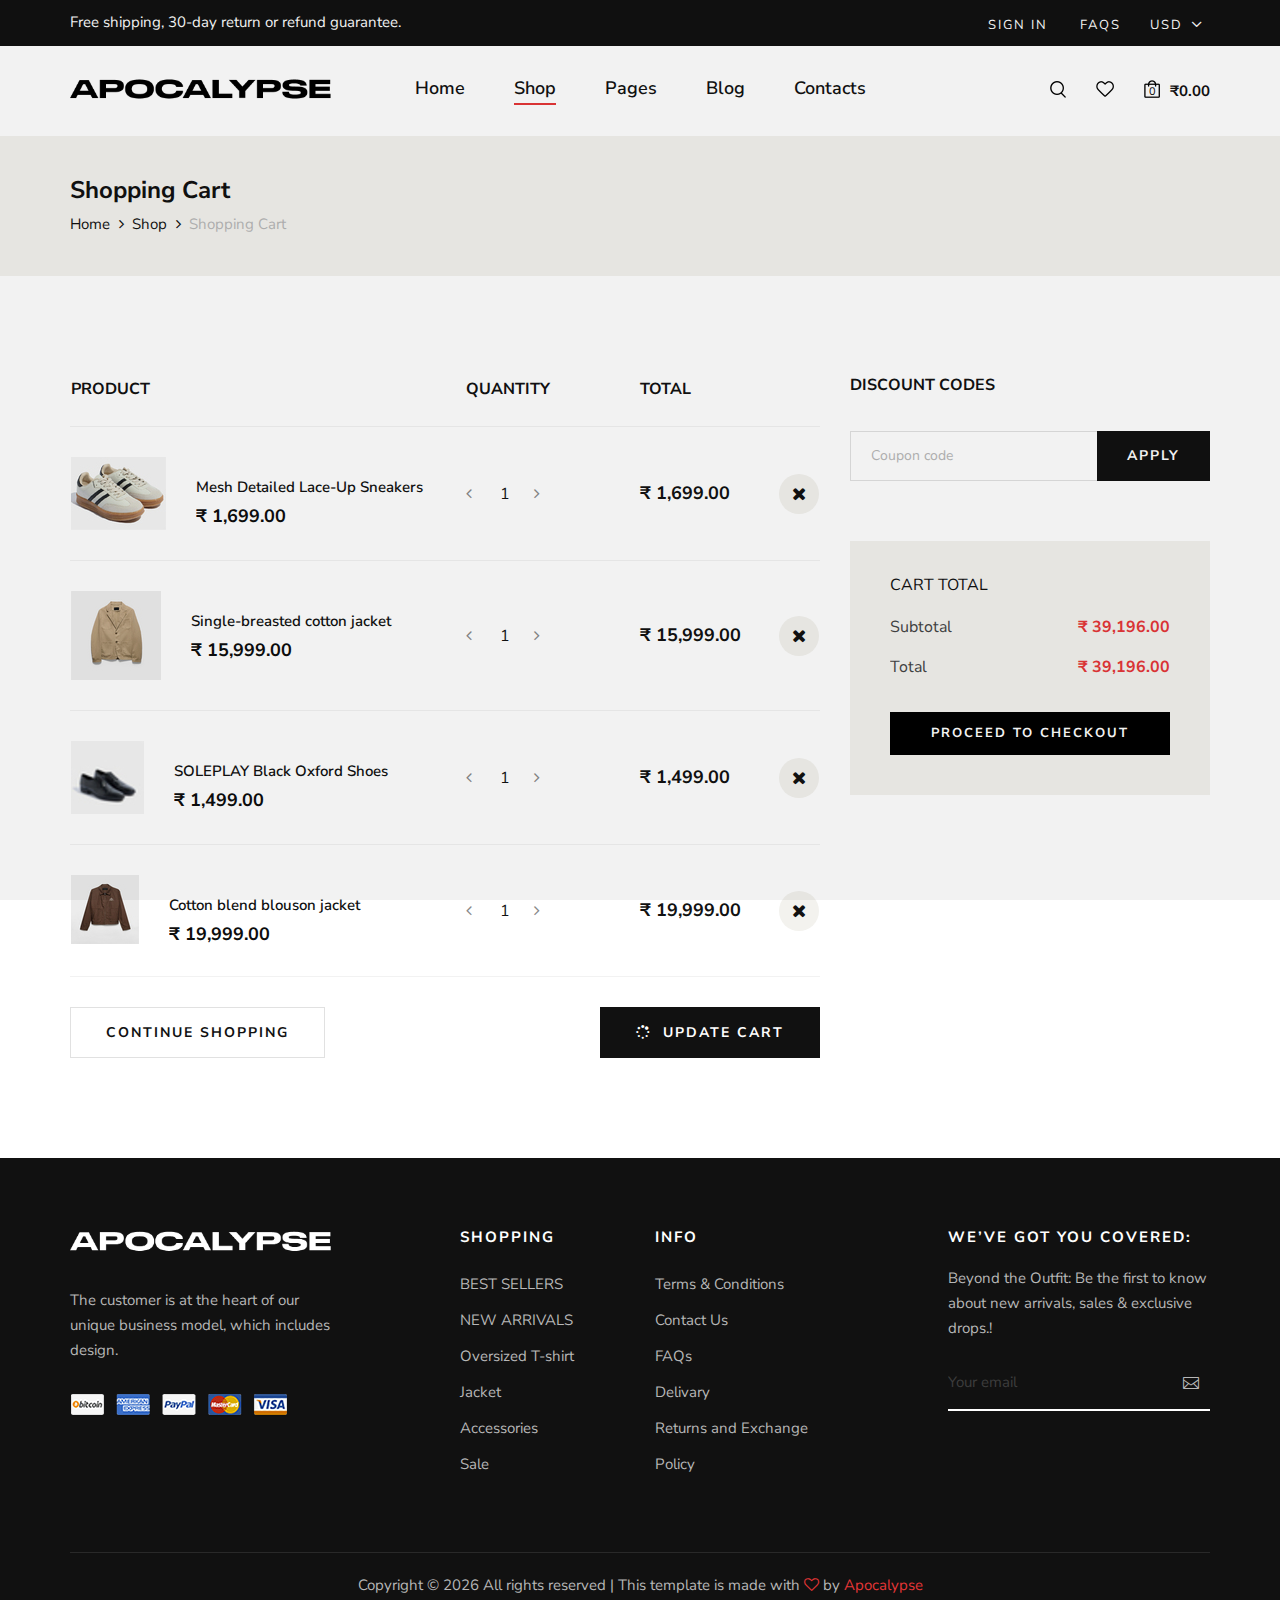
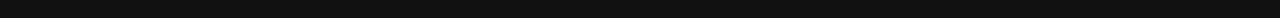
<file: Apocalypse-Fashion/shopping-cart.html>
<!DOCTYPE html>
<html lang="zxx">

<head>
    <meta charset="UTF-8">
    <meta name="description" content="Male_Fashion Template">
    <meta name="keywords" content="Male_Fashion, unica, creative, html">
    <meta name="viewport" content="width=device-width, initial-scale=1.0">
    <meta http-equiv="X-UA-Compatible" content="ie=edge">
    <title>Apocalypse-Fashion</title>

    <!-- Google Font -->
    <link href="https://fonts.googleapis.com/css2?family=Nunito+Sans:wght@300;400;600;700;800;900&display=swap"
    rel="stylesheet">

    <!-- Css Styles -->
    <link rel="stylesheet" href="css/bootstrap.min.css" type="text/css">
    <link rel="stylesheet" href="css/font-awesome.min.css" type="text/css">
    <link rel="stylesheet" href="css/elegant-icons.css" type="text/css">
    <link rel="stylesheet" href="css/magnific-popup.css" type="text/css">
    <link rel="stylesheet" href="css/nice-select.css" type="text/css">
    <link rel="stylesheet" href="css/owl.carousel.min.css" type="text/css">
    <link rel="stylesheet" href="css/slicknav.min.css" type="text/css">
    <link rel="stylesheet" href="css/style.css" type="text/css">
</head>

<body>
    <!-- Page Preloder -->
    <div id="preloder">
        <div class="loader"></div>
    </div>

    <!-- Offcanvas Menu Begin -->
    <div class="offcanvas-menu-overlay"></div>
    <div class="offcanvas-menu-wrapper">
        <div class="offcanvas__option">
            <div class="offcanvas__links">
                <a href="#">Sign in</a>
                <a href="#">FAQs</a>
            </div>
            <div class="offcanvas__top__hover">
                <span>Usd <i class="arrow_carrot-down"></i></span>
                <ul>
                    <li>USD</li>
                    <li>EUR</li>
                    <li>USD</li>
                </ul>
            </div>
        </div>
        <div class="offcanvas__nav__option">
            <a href="#" class="search-switch"><img src="img/icon/search.png" alt=""></a>
            <a href="#"><img src="img/icon/heart.png" alt=""></a>
            <a href="#"><img src="img/icon/cart.png" alt=""> <span>0</span></a>
            <div class="price">₹0.00</div>
        </div>
        <div id="mobile-menu-wrap"></div>
        <div class="offcanvas__text">
            <p>Free shipping, 30-day return or refund guarantee.</p>
        </div>
    </div>
    <!-- Offcanvas Menu End -->

    <!-- Header Section Begin -->
    <header class="header">
        <div class="header__top">
            <div class="container">
                <div class="row">
                    <div class="col-lg-6 col-md-7">
                        <div class="header__top__left">
                            <p>Free shipping, 30-day return or refund guarantee.</p>
                        </div>
                    </div>
                    <div class="col-lg-6 col-md-5">
                        <div class="header__top__right">
                            <div class="header__top__links">
                                <a href="#">Sign in</a>
                                <a href="#">FAQs</a>
                            </div>
                            <div class="header__top__hover">
                                <span>Usd <i class="arrow_carrot-down"></i></span>
                                <ul>
                                    <li>USD</li>
                                    <li>EUR</li>
                                    <li>USD</li>
                                </ul>
                            </div>
                        </div>
                    </div>
                </div>
            </div>
        </div>
        <div class="container">
            <div class="row">
                <div class="col-lg-3 col-md-3">
                    <div class="header__logo">
                        <a href="./index.html"><img src="img/logo.png" alt=""></a>
                    </div>
                </div>
                <div class="col-lg-6 col-md-6">
                    <nav class="header__menu mobile-menu">
                        <ul>
                            <li><a href="./index.html">Home</a></li>
                            <li class="active"><a href="./shop.html">Shop</a></li>
                            <li><a href="#">Pages</a>
                                <ul class="dropdown">
                                    <li><a href="./about.html">About Us</a></li>
                                    <li><a href="./shop-details.html">Shop Details</a></li>
                                    <li><a href="./shopping-cart.html">Shopping Cart</a></li>
                                    <li><a href="./checkout.html">Check Out</a></li>
                                    <li><a href="./blog-details.html">Blog Details</a></li>
                                </ul>
                            </li>
                            <li><a href="./blog.html">Blog</a></li>
                            <li><a href="./contact.html">Contacts</a></li>
                        </ul>
                    </nav>
                </div>
                <div class="col-lg-3 col-md-3">
                    <div class="header__nav__option">
                        <a href="#" class="search-switch"><img src="img/icon/search.png" alt=""></a>
                        <a href="#"><img src="img/icon/heart.png" alt=""></a>
                        <a href="#"><img src="img/icon/cart.png" alt=""> <span>0</span></a>
                        <div class="price">₹0.00</div>
                    </div>
                </div>
            </div>
            <div class="canvas__open"><i class="fa fa-bars"></i></div>
        </div>
    </header>
    <!-- Header Section End -->

    <!-- Breadcrumb Section Begin -->
    <section class="breadcrumb-option">
        <div class="container">
            <div class="row">
                <div class="col-lg-12">
                    <div class="breadcrumb__text">
                        <h4>Shopping Cart</h4>
                        <div class="breadcrumb__links">
                            <a href="./index.html">Home</a>
                            <a href="./shop.html">Shop</a>
                            <span>Shopping Cart</span>
                        </div>
                    </div>
                </div>
            </div>
        </div>
    </section>
    <!-- Breadcrumb Section End -->

    <!-- Shopping Cart Section Begin -->
    <section class="shopping-cart spad">
        <div class="container">
            <div class="row">
                <div class="col-lg-8">
                    <div class="shopping__cart__table">
                        <table>
                            <thead>
                                <tr>
                                    <th>Product</th>
                                    <th>Quantity</th>
                                    <th>Total</th>
                                    <th></th>
                                </tr>
                            </thead>
                            <tbody>
                                <tr>
                                    <td class="product__cart__item">
                                        <div class="product__cart__item__pic">
                                            <img src="img/shopping-cart/cart-1-new.jpg" alt="">
                                        </div>
                                        <div class="product__cart__item__text">
                                            <h6>Mesh Detailed Lace-Up Sneakers</h6>
                                            <h5>₹ 1,699.00</h5>
                                        </div>
                                    </td>
                                    <td class="quantity__item">
                                        <div class="quantity">
                                            <div class="pro-qty-2">
                                                <input type="text" value="1">
                                            </div>
                                        </div>
                                    </td>
                                    <td class="cart__price">₹ 1,699.00</td>
                                    <td class="cart__close"><i class="fa fa-close"></i></td>
                                </tr>
                                <tr>
                                    <td class="product__cart__item">
                                        <div class="product__cart__item__pic">
                                            <img src="img/shopping-cart/cart-2-new.jpg" alt="">
                                        </div>
                                        <div class="product__cart__item__text">
                                            <h6>Single-breasted cotton jacket</h6>
                                            <h5>₹ 15,999.00</h5>
                                        </div>
                                    </td>
                                    <td class="quantity__item">
                                        <div class="quantity">
                                            <div class="pro-qty-2">
                                                <input type="text" value="1">
                                            </div>
                                        </div>
                                    </td>
                                    <td class="cart__price">₹ 15,999.00</td>
                                    <td class="cart__close"><i class="fa fa-close"></i></td>
                                </tr>
                                <tr>
                                    <td class="product__cart__item">
                                        <div class="product__cart__item__pic">
                                            <img src="img/shopping-cart/cart-3-new.jpg" alt="">
                                        </div>
                                        <div class="product__cart__item__text">
                                            <h6>SOLEPLAY Black Oxford Shoes</h6>
                                            <h5>₹ 1,499.00</h5>
                                        </div>
                                    </td>
                                    <td class="quantity__item">
                                        <div class="quantity">
                                            <div class="pro-qty-2">
                                                <input type="text" value="1">
                                            </div>
                                        </div>
                                    </td>
                                    <td class="cart__price">₹ 1,499.00</td>
                                    <td class="cart__close"><i class="fa fa-close"></i></td>
                                </tr>
                                <tr>
                                    <td class="product__cart__item">
                                        <div class="product__cart__item__pic">
                                            <img src="img/shopping-cart/cart-4-new.jpg" alt="">
                                        </div>
                                        <div class="product__cart__item__text">
                                            <h6>Cotton blend blouson jacket</h6>
                                            <h5>₹ 19,999.00</h5>
                                        </div>
                                    </td>
                                    <td class="quantity__item">
                                        <div class="quantity">
                                            <div class="pro-qty-2">
                                                <input type="text" value="1">
                                            </div>
                                        </div>
                                    </td>
                                    <td class="cart__price">₹ 19,999.00</td>
                                    <td class="cart__close"><i class="fa fa-close"></i></td>
                                </tr>
                            </tbody>
                        </table>
                    </div>
                    <div class="row">
                        <div class="col-lg-6 col-md-6 col-sm-6">
                            <div class="continue__btn">
                                <a href="#">Continue Shopping</a>
                            </div>
                        </div>
                        <div class="col-lg-6 col-md-6 col-sm-6">
                            <div class="continue__btn update__btn">
                                <a href="#"><i class="fa fa-spinner"></i> Update cart</a>
                            </div>
                        </div>
                    </div>
                </div>
                <div class="col-lg-4">
                    <div class="cart__discount">
                        <h6>Discount codes</h6>
                        <form action="#">
                            <input type="text" placeholder="Coupon code">
                            <button type="submit">Apply</button>
                        </form>
                    </div>
                    <div class="cart__total">
                        <h6>Cart total</h6>
                        <ul>
                            <li>Subtotal <span>₹ 39,196.00</span></li>
                            <li>Total <span>₹ 39,196.00</span></li>
                        </ul>
                        <a href="#" class="primary-btn">Proceed to checkout</a>
                    </div>
                </div>
            </div>
        </div>
    </section>
    <!-- Shopping Cart Section End -->

    <!-- Footer Section Begin -->
    <footer class="footer">
        <div class="container">
            <div class="row">
                <div class="col-lg-3 col-md-6 col-sm-6">
                    <div class="footer__about">
                        <div class="footer__logo">
                            <a href="#"><img src="img/footer-logo-new.png" alt=""></a>
                        </div>
                        <p>The customer is at the heart of our unique business model, which includes design.</p>
                        <a href="#"><img src="img/payment.png" alt=""></a>
                    </div>
                </div>
                <div class="col-lg-2 offset-lg-1 col-md-3 col-sm-6">
                    <div class="footer__widget">
                        <h6>Shopping</h6>
                        <ul>
                            <li><a href="#">BEST SELLERS</a></li>
                            <li><a href="#">NEW ARRIVALS</a></li>
                            <li><a href="#">Oversized T-shirt</a></li>
                            <li><a href="#">Jacket</a></li>
                            <li><a href="#">Accessories</a></li>
                            <li><a href="#">Sale</a></li>
                        </ul>
                    </div>
                </div>
                <div class="col-lg-2 col-md-3 col-sm-6">
                    <div class="footer__widget">
                        <h6>INFO</h6>
                        <ul>
                            <li><a href="#">Terms & Conditions</a></li>
                            <li><a href="#">Contact Us</a></li>
                            <li><a href="#">FAQs</a></li>
                            <li><a href="#">Delivary</a></li>
                            <li><a href="#">Returns and Exchange Policy</a></li>
                        </ul>
                    </div>
                </div>
                <div class="col-lg-3 offset-lg-1 col-md-6 col-sm-6">
                    <div class="footer__widget">
                        <h6>WE’VE GOT YOU COVERED:</h6>
                        <div class="footer__newslatter">
                            <p>Beyond the Outfit: Be the first to know about new arrivals, sales & exclusive drops.!</p>
                            <form action="#">
                                <input type="text" placeholder="Your email">
                                <button type="submit"><span class="icon_mail_alt"></span></button>
                            </form>
                        </div>
                    </div>
                </div>
            </div>
            <div class="row">
                <div class="col-lg-12 text-center">
                    <div class="footer__copyright__text">
                        <!-- Link back to Colorlib can't be removed. Template is licensed under CC BY 3.0. -->
                        <p>Copyright ©
                            <script>
                                document.write(new Date().getFullYear());
                            </script>
                            All rights reserved | This template is made with <i class="fa fa-heart-o"
                                aria-hidden="true"></i> by <a href="https://colorlib.com" target="_blank">Apocalypse</a>
                        </p>
                        <!-- Link back to Colorlib can't be removed. Template is licensed under CC BY 3.0. -->
                    </div>
                </div>
            </div>
        </div>
    </footer>
    <!-- Footer Section End -->

    <!-- Search Begin -->
    <div class="search-model">
        <div class="h-100 d-flex align-items-center justify-content-center">
            <div class="search-close-switch">+</div>
            <form class="search-model-form">
                <input type="text" id="search-input" placeholder="Search here.....">
            </form>
        </div>
    </div>
    <!-- Search End -->

    <!-- Js Plugins -->
    <script src="js/jquery-3.3.1.min.js"></script>
    <script src="js/bootstrap.min.js"></script>
    <script src="js/jquery.nice-select.min.js"></script>
    <script src="js/jquery.nicescroll.min.js"></script>
    <script src="js/jquery.magnific-popup.min.js"></script>
    <script src="js/jquery.countdown.min.js"></script>
    <script src="js/jquery.slicknav.js"></script>
    <script src="js/mixitup.min.js"></script>
    <script src="js/owl.carousel.min.js"></script>
    <script src="js/main.js"></script>
</body>

</html>
</file>
<file: Apocalypse-Fashion/css/elegant-icons.css>
@font-face {
	font-family: 'ElegantIcons';
	src:url('../fonts/ElegantIcons.eot');
	src:url('../fonts/ElegantIcons.eot?#iefix') format('embedded-opentype'),
		url('../fonts/ElegantIcons.woff') format('woff'),
		url('../fonts/ElegantIcons.ttf') format('truetype'),
		url('../fonts/ElegantIcons.svg#ElegantIcons') format('svg');
	font-weight: normal;
	font-style: normal;
}

/* Use the following CSS code if you want to use data attributes for inserting your icons */
[data-icon]:before {
	font-family: 'ElegantIcons';
	content: attr(data-icon);
	speak: none;
	font-weight: normal;
	font-variant: normal;
	text-transform: none;
	line-height: 1;
	-webkit-font-smoothing: antialiased;
	-moz-osx-font-smoothing: grayscale;
}

/* Use the following CSS code if you want to have a class per icon */
/*
Instead of a list of all class selectors,
you can use the generic selector below, but it's slower:
[class*="your-class-prefix"] {
*/
.arrow_up, .arrow_down, .arrow_left, .arrow_right, .arrow_left-up, .arrow_right-up, .arrow_right-down, .arrow_left-down, .arrow-up-down, .arrow_up-down_alt, .arrow_left-right_alt, .arrow_left-right, .arrow_expand_alt2, .arrow_expand_alt, .arrow_condense, .arrow_expand, .arrow_move, .arrow_carrot-up, .arrow_carrot-down, .arrow_carrot-left, .arrow_carrot-right, .arrow_carrot-2up, .arrow_carrot-2down, .arrow_carrot-2left, .arrow_carrot-2right, .arrow_carrot-up_alt2, .arrow_carrot-down_alt2, .arrow_carrot-left_alt2, .arrow_carrot-right_alt2, .arrow_carrot-2up_alt2, .arrow_carrot-2down_alt2, .arrow_carrot-2left_alt2, .arrow_carrot-2right_alt2, .arrow_triangle-up, .arrow_triangle-down, .arrow_triangle-left, .arrow_triangle-right, .arrow_triangle-up_alt2, .arrow_triangle-down_alt2, .arrow_triangle-left_alt2, .arrow_triangle-right_alt2, .arrow_back, .icon_minus-06, .icon_plus, .icon_close, .icon_check, .icon_minus_alt2, .icon_plus_alt2, .icon_close_alt2, .icon_check_alt2, .icon_zoom-out_alt, .icon_zoom-in_alt, .icon_search, .icon_box-empty, .icon_box-selected, .icon_minus-box, .icon_plus-box, .icon_box-checked, .icon_circle-empty, .icon_circle-slelected, .icon_stop_alt2, .icon_stop, .icon_pause_alt2, .icon_pause, .icon_menu, .icon_menu-square_alt2, .icon_menu-circle_alt2, .icon_ul, .icon_ol, .icon_adjust-horiz, .icon_adjust-vert, .icon_document_alt, .icon_documents_alt, .icon_pencil, .icon_pencil-edit_alt, .icon_pencil-edit, .icon_folder-alt, .icon_folder-open_alt, .icon_folder-add_alt, .icon_info_alt, .icon_error-oct_alt, .icon_error-circle_alt, .icon_error-triangle_alt, .icon_question_alt2, .icon_question, .icon_comment_alt, .icon_chat_alt, .icon_vol-mute_alt, .icon_volume-low_alt, .icon_volume-high_alt, .icon_quotations, .icon_quotations_alt2, .icon_clock_alt, .icon_lock_alt, .icon_lock-open_alt, .icon_key_alt, .icon_cloud_alt, .icon_cloud-upload_alt, .icon_cloud-download_alt, .icon_image, .icon_images, .icon_lightbulb_alt, .icon_gift_alt, .icon_house_alt, .icon_genius, .icon_mobile, .icon_tablet, .icon_laptop, .icon_desktop, .icon_camera_alt, .icon_mail_alt, .icon_cone_alt, .icon_ribbon_alt, .icon_bag_alt, .icon_creditcard, .icon_cart_alt, .icon_paperclip, .icon_tag_alt, .icon_tags_alt, .icon_trash_alt, .icon_cursor_alt, .icon_mic_alt, .icon_compass_alt, .icon_pin_alt, .icon_pushpin_alt, .icon_map_alt, .icon_drawer_alt, .icon_toolbox_alt, .icon_book_alt, .icon_calendar, .icon_film, .icon_table, .icon_contacts_alt, .icon_headphones, .icon_lifesaver, .icon_piechart, .icon_refresh, .icon_link_alt, .icon_link, .icon_loading, .icon_blocked, .icon_archive_alt, .icon_heart_alt, .icon_star_alt, .icon_star-half_alt, .icon_star, .icon_star-half, .icon_tools, .icon_tool, .icon_cog, .icon_cogs, .arrow_up_alt, .arrow_down_alt, .arrow_left_alt, .arrow_right_alt, .arrow_left-up_alt, .arrow_right-up_alt, .arrow_right-down_alt, .arrow_left-down_alt, .arrow_condense_alt, .arrow_expand_alt3, .arrow_carrot_up_alt, .arrow_carrot-down_alt, .arrow_carrot-left_alt, .arrow_carrot-right_alt, .arrow_carrot-2up_alt, .arrow_carrot-2dwnn_alt, .arrow_carrot-2left_alt, .arrow_carrot-2right_alt, .arrow_triangle-up_alt, .arrow_triangle-down_alt, .arrow_triangle-left_alt, .arrow_triangle-right_alt, .icon_minus_alt, .icon_plus_alt, .icon_close_alt, .icon_check_alt, .icon_zoom-out, .icon_zoom-in, .icon_stop_alt, .icon_menu-square_alt, .icon_menu-circle_alt, .icon_document, .icon_documents, .icon_pencil_alt, .icon_folder, .icon_folder-open, .icon_folder-add, .icon_folder_upload, .icon_folder_download, .icon_info, .icon_error-circle, .icon_error-oct, .icon_error-triangle, .icon_question_alt, .icon_comment, .icon_chat, .icon_vol-mute, .icon_volume-low, .icon_volume-high, .icon_quotations_alt, .icon_clock, .icon_lock, .icon_lock-open, .icon_key, .icon_cloud, .icon_cloud-upload, .icon_cloud-download, .icon_lightbulb, .icon_gift, .icon_house, .icon_camera, .icon_mail, .icon_cone, .icon_ribbon, .icon_bag, .icon_cart, .icon_tag, .icon_tags, .icon_trash, .icon_cursor, .icon_mic, .icon_compass, .icon_pin, .icon_pushpin, .icon_map, .icon_drawer, .icon_toolbox, .icon_book, .icon_contacts, .icon_archive, .icon_heart, .icon_profile, .icon_group, .icon_grid-2x2, .icon_grid-3x3, .icon_music, .icon_pause_alt, .icon_phone, .icon_upload, .icon_download, .social_facebook, .social_twitter, .social_pinterest, .social_googleplus, .social_tumblr, .social_tumbleupon, .social_wordpress, .social_instagram, .social_dribbble, .social_vimeo, .social_linkedin, .social_rss, .social_deviantart, .social_share, .social_myspace, .social_skype, .social_youtube, .social_picassa, .social_googledrive, .social_flickr, .social_blogger, .social_spotify, .social_delicious, .social_facebook_circle, .social_twitter_circle, .social_pinterest_circle, .social_googleplus_circle, .social_tumblr_circle, .social_stumbleupon_circle, .social_wordpress_circle, .social_instagram_circle, .social_dribbble_circle, .social_vimeo_circle, .social_linkedin_circle, .social_rss_circle, .social_deviantart_circle, .social_share_circle, .social_myspace_circle, .social_skype_circle, .social_youtube_circle, .social_picassa_circle, .social_googledrive_alt2, .social_flickr_circle, .social_blogger_circle, .social_spotify_circle, .social_delicious_circle, .social_facebook_square, .social_twitter_square, .social_pinterest_square, .social_googleplus_square, .social_tumblr_square, .social_stumbleupon_square, .social_wordpress_square, .social_instagram_square, .social_dribbble_square, .social_vimeo_square, .social_linkedin_square, .social_rss_square, .social_deviantart_square, .social_share_square, .social_myspace_square, .social_skype_square, .social_youtube_square, .social_picassa_square, .social_googledrive_square, .social_flickr_square, .social_blogger_square, .social_spotify_square, .social_delicious_square, .icon_printer, .icon_calulator, .icon_building, .icon_floppy, .icon_drive, .icon_search-2, .icon_id, .icon_id-2, .icon_puzzle, .icon_like, .icon_dislike, .icon_mug, .icon_currency, .icon_wallet, .icon_pens, .icon_easel, .icon_flowchart, .icon_datareport, .icon_briefcase, .icon_shield, .icon_percent, .icon_globe, .icon_globe-2, .icon_target, .icon_hourglass, .icon_balance, .icon_rook, .icon_printer-alt, .icon_calculator_alt, .icon_building_alt, .icon_floppy_alt, .icon_drive_alt, .icon_search_alt, .icon_id_alt, .icon_id-2_alt, .icon_puzzle_alt, .icon_like_alt, .icon_dislike_alt, .icon_mug_alt, .icon_currency_alt, .icon_wallet_alt, .icon_pens_alt, .icon_easel_alt, .icon_flowchart_alt, .icon_datareport_alt, .icon_briefcase_alt, .icon_shield_alt, .icon_percent_alt, .icon_globe_alt, .icon_clipboard {
	font-family: 'ElegantIcons';
	speak: none;
	font-style: normal;
	font-weight: normal;
	font-variant: normal;
	text-transform: none;
	line-height: 1;
	-webkit-font-smoothing: antialiased;
}
.arrow_up:before {
	content: "\21";
}
.arrow_down:before {
	content: "\22";
}
.arrow_left:before {
	content: "\23";
}
.arrow_right:before {
	content: "\24";
}
.arrow_left-up:before {
	content: "\25";
}
.arrow_right-up:before {
	content: "\26";
}
.arrow_right-down:before {
	content: "\27";
}
.arrow_left-down:before {
	content: "\28";
}
.arrow-up-down:before {
	content: "\29";
}
.arrow_up-down_alt:before {
	content: "\2a";
}
.arrow_left-right_alt:before {
	content: "\2b";
}
.arrow_left-right:before {
	content: "\2c";
}
.arrow_expand_alt2:before {
	content: "\2d";
}
.arrow_expand_alt:before {
	content: "\2e";
}
.arrow_condense:before {
	content: "\2f";
}
.arrow_expand:before {
	content: "\30";
}
.arrow_move:before {
	content: "\31";
}
.arrow_carrot-up:before {
	content: "\32";
}
.arrow_carrot-down:before {
	content: "\33";
}
.arrow_carrot-left:before {
	content: "\34";
}
.arrow_carrot-right:before {
	content: "\35";
}
.arrow_carrot-2up:before {
	content: "\36";
}
.arrow_carrot-2down:before {
	content: "\37";
}
.arrow_carrot-2left:before {
	content: "\38";
}
.arrow_carrot-2right:before {
	content: "\39";
}
.arrow_carrot-up_alt2:before {
	content: "\3a";
}
.arrow_carrot-down_alt2:before {
	content: "\3b";
}
.arrow_carrot-left_alt2:before {
	content: "\3c";
}
.arrow_carrot-right_alt2:before {
	content: "\3d";
}
.arrow_carrot-2up_alt2:before {
	content: "\3e";
}
.arrow_carrot-2down_alt2:before {
	content: "\3f";
}
.arrow_carrot-2left_alt2:before {
	content: "\40";
}
.arrow_carrot-2right_alt2:before {
	content: "\41";
}
.arrow_triangle-up:before {
	content: "\42";
}
.arrow_triangle-down:before {
	content: "\43";
}
.arrow_triangle-left:before {
	content: "\44";
}
.arrow_triangle-right:before {
	content: "\45";
}
.arrow_triangle-up_alt2:before {
	content: "\46";
}
.arrow_triangle-down_alt2:before {
	content: "\47";
}
.arrow_triangle-left_alt2:before {
	content: "\48";
}
.arrow_triangle-right_alt2:before {
	content: "\49";
}
.arrow_back:before {
	content: "\4a";
}
.icon_minus-06:before {
	content: "\4b";
}
.icon_plus:before {
	content: "\4c";
}
.icon_close:before {
	content: "\4d";
}
.icon_check:before {
	content: "\4e";
}
.icon_minus_alt2:before {
	content: "\4f";
}
.icon_plus_alt2:before {
	content: "\50";
}
.icon_close_alt2:before {
	content: "\51";
}
.icon_check_alt2:before {
	content: "\52";
}
.icon_zoom-out_alt:before {
	content: "\53";
}
.icon_zoom-in_alt:before {
	content: "\54";
}
.icon_search:before {
	content: "\55";
}
.icon_box-empty:before {
	content: "\56";
}
.icon_box-selected:before {
	content: "\57";
}
.icon_minus-box:before {
	content: "\58";
}
.icon_plus-box:before {
	content: "\59";
}
.icon_box-checked:before {
	content: "\5a";
}
.icon_circle-empty:before {
	content: "\5b";
}
.icon_circle-slelected:before {
	content: "\5c";
}
.icon_stop_alt2:before {
	content: "\5d";
}
.icon_stop:before {
	content: "\5e";
}
.icon_pause_alt2:before {
	content: "\5f";
}
.icon_pause:before {
	content: "\60";
}
.icon_menu:before {
	content: "\61";
}
.icon_menu-square_alt2:before {
	content: "\62";
}
.icon_menu-circle_alt2:before {
	content: "\63";
}
.icon_ul:before {
	content: "\64";
}
.icon_ol:before {
	content: "\65";
}
.icon_adjust-horiz:before {
	content: "\66";
}
.icon_adjust-vert:before {
	content: "\67";
}
.icon_document_alt:before {
	content: "\68";
}
.icon_documents_alt:before {
	content: "\69";
}
.icon_pencil:before {
	content: "\6a";
}
.icon_pencil-edit_alt:before {
	content: "\6b";
}
.icon_pencil-edit:before {
	content: "\6c";
}
.icon_folder-alt:before {
	content: "\6d";
}
.icon_folder-open_alt:before {
	content: "\6e";
}
.icon_folder-add_alt:before {
	content: "\6f";
}
.icon_info_alt:before {
	content: "\70";
}
.icon_error-oct_alt:before {
	content: "\71";
}
.icon_error-circle_alt:before {
	content: "\72";
}
.icon_error-triangle_alt:before {
	content: "\73";
}
.icon_question_alt2:before {
	content: "\74";
}
.icon_question:before {
	content: "\75";
}
.icon_comment_alt:before {
	content: "\76";
}
.icon_chat_alt:before {
	content: "\77";
}
.icon_vol-mute_alt:before {
	content: "\78";
}
.icon_volume-low_alt:before {
	content: "\79";
}
.icon_volume-high_alt:before {
	content: "\7a";
}
.icon_quotations:before {
	content: "\7b";
}
.icon_quotations_alt2:before {
	content: "\7c";
}
.icon_clock_alt:before {
	content: "\7d";
}
.icon_lock_alt:before {
	content: "\7e";
}
.icon_lock-open_alt:before {
	content: "\e000";
}
.icon_key_alt:before {
	content: "\e001";
}
.icon_cloud_alt:before {
	content: "\e002";
}
.icon_cloud-upload_alt:before {
	content: "\e003";
}
.icon_cloud-download_alt:before {
	content: "\e004";
}
.icon_image:before {
	content: "\e005";
}
.icon_images:before {
	content: "\e006";
}
.icon_lightbulb_alt:before {
	content: "\e007";
}
.icon_gift_alt:before {
	content: "\e008";
}
.icon_house_alt:before {
	content: "\e009";
}
.icon_genius:before {
	content: "\e00a";
}
.icon_mobile:before {
	content: "\e00b";
}
.icon_tablet:before {
	content: "\e00c";
}
.icon_laptop:before {
	content: "\e00d";
}
.icon_desktop:before {
	content: "\e00e";
}
.icon_camera_alt:before {
	content: "\e00f";
}
.icon_mail_alt:before {
	content: "\e010";
}
.icon_cone_alt:before {
	content: "\e011";
}
.icon_ribbon_alt:before {
	content: "\e012";
}
.icon_bag_alt:before {
	content: "\e013";
}
.icon_creditcard:before {
	content: "\e014";
}
.icon_cart_alt:before {
	content: "\e015";
}
.icon_paperclip:before {
	content: "\e016";
}
.icon_tag_alt:before {
	content: "\e017";
}
.icon_tags_alt:before {
	content: "\e018";
}
.icon_trash_alt:before {
	content: "\e019";
}
.icon_cursor_alt:before {
	content: "\e01a";
}
.icon_mic_alt:before {
	content: "\e01b";
}
.icon_compass_alt:before {
	content: "\e01c";
}
.icon_pin_alt:before {
	content: "\e01d";
}
.icon_pushpin_alt:before {
	content: "\e01e";
}
.icon_map_alt:before {
	content: "\e01f";
}
.icon_drawer_alt:before {
	content: "\e020";
}
.icon_toolbox_alt:before {
	content: "\e021";
}
.icon_book_alt:before {
	content: "\e022";
}
.icon_calendar:before {
	content: "\e023";
}
.icon_film:before {
	content: "\e024";
}
.icon_table:before {
	content: "\e025";
}
.icon_contacts_alt:before {
	content: "\e026";
}
.icon_headphones:before {
	content: "\e027";
}
.icon_lifesaver:before {
	content: "\e028";
}
.icon_piechart:before {
	content: "\e029";
}
.icon_refresh:before {
	content: "\e02a";
}
.icon_link_alt:before {
	content: "\e02b";
}
.icon_link:before {
	content: "\e02c";
}
.icon_loading:before {
	content: "\e02d";
}
.icon_blocked:before {
	content: "\e02e";
}
.icon_archive_alt:before {
	content: "\e02f";
}
.icon_heart_alt:before {
	content: "\e030";
}
.icon_star_alt:before {
	content: "\e031";
}
.icon_star-half_alt:before {
	content: "\e032";
}
.icon_star:before {
	content: "\e033";
}
.icon_star-half:before {
	content: "\e034";
}
.icon_tools:before {
	content: "\e035";
}
.icon_tool:before {
	content: "\e036";
}
.icon_cog:before {
	content: "\e037";
}
.icon_cogs:before {
	content: "\e038";
}
.arrow_up_alt:before {
	content: "\e039";
}
.arrow_down_alt:before {
	content: "\e03a";
}
.arrow_left_alt:before {
	content: "\e03b";
}
.arrow_right_alt:before {
	content: "\e03c";
}
.arrow_left-up_alt:before {
	content: "\e03d";
}
.arrow_right-up_alt:before {
	content: "\e03e";
}
.arrow_right-down_alt:before {
	content: "\e03f";
}
.arrow_left-down_alt:before {
	content: "\e040";
}
.arrow_condense_alt:before {
	content: "\e041";
}
.arrow_expand_alt3:before {
	content: "\e042";
}
.arrow_carrot_up_alt:before {
	content: "\e043";
}
.arrow_carrot-down_alt:before {
	content: "\e044";
}
.arrow_carrot-left_alt:before {
	content: "\e045";
}
.arrow_carrot-right_alt:before {
	content: "\e046";
}
.arrow_carrot-2up_alt:before {
	content: "\e047";
}
.arrow_carrot-2dwnn_alt:before {
	content: "\e048";
}
.arrow_carrot-2left_alt:before {
	content: "\e049";
}
.arrow_carrot-2right_alt:before {
	content: "\e04a";
}
.arrow_triangle-up_alt:before {
	content: "\e04b";
}
.arrow_triangle-down_alt:before {
	content: "\e04c";
}
.arrow_triangle-left_alt:before {
	content: "\e04d";
}
.arrow_triangle-right_alt:before {
	content: "\e04e";
}
.icon_minus_alt:before {
	content: "\e04f";
}
.icon_plus_alt:before {
	content: "\e050";
}
.icon_close_alt:before {
	content: "\e051";
}
.icon_check_alt:before {
	content: "\e052";
}
.icon_zoom-out:before {
	content: "\e053";
}
.icon_zoom-in:before {
	content: "\e054";
}
.icon_stop_alt:before {
	content: "\e055";
}
.icon_menu-square_alt:before {
	content: "\e056";
}
.icon_menu-circle_alt:before {
	content: "\e057";
}
.icon_document:before {
	content: "\e058";
}
.icon_documents:before {
	content: "\e059";
}
.icon_pencil_alt:before {
	content: "\e05a";
}
.icon_folder:before {
	content: "\e05b";
}
.icon_folder-open:before {
	content: "\e05c";
}
.icon_folder-add:before {
	content: "\e05d";
}
.icon_folder_upload:before {
	content: "\e05e";
}
.icon_folder_download:before {
	content: "\e05f";
}
.icon_info:before {
	content: "\e060";
}
.icon_error-circle:before {
	content: "\e061";
}
.icon_error-oct:before {
	content: "\e062";
}
.icon_error-triangle:before {
	content: "\e063";
}
.icon_question_alt:before {
	content: "\e064";
}
.icon_comment:before {
	content: "\e065";
}
.icon_chat:before {
	content: "\e066";
}
.icon_vol-mute:before {
	content: "\e067";
}
.icon_volume-low:before {
	content: "\e068";
}
.icon_volume-high:before {
	content: "\e069";
}
.icon_quotations_alt:before {
	content: "\e06a";
}
.icon_clock:before {
	content: "\e06b";
}
.icon_lock:before {
	content: "\e06c";
}
.icon_lock-open:before {
	content: "\e06d";
}
.icon_key:before {
	content: "\e06e";
}
.icon_cloud:before {
	content: "\e06f";
}
.icon_cloud-upload:before {
	content: "\e070";
}
.icon_cloud-download:before {
	content: "\e071";
}
.icon_lightbulb:before {
	content: "\e072";
}
.icon_gift:before {
	content: "\e073";
}
.icon_house:before {
	content: "\e074";
}
.icon_camera:before {
	content: "\e075";
}
.icon_mail:before {
	content: "\e076";
}
.icon_cone:before {
	content: "\e077";
}
.icon_ribbon:before {
	content: "\e078";
}
.icon_bag:before {
	content: "\e079";
}
.icon_cart:before {
	content: "\e07a";
}
.icon_tag:before {
	content: "\e07b";
}
.icon_tags:before {
	content: "\e07c";
}
.icon_trash:before {
	content: "\e07d";
}
.icon_cursor:before {
	content: "\e07e";
}
.icon_mic:before {
	content: "\e07f";
}
.icon_compass:before {
	content: "\e080";
}
.icon_pin:before {
	content: "\e081";
}
.icon_pushpin:before {
	content: "\e082";
}
.icon_map:before {
	content: "\e083";
}
.icon_drawer:before {
	content: "\e084";
}
.icon_toolbox:before {
	content: "\e085";
}
.icon_book:before {
	content: "\e086";
}
.icon_contacts:before {
	content: "\e087";
}
.icon_archive:before {
	content: "\e088";
}
.icon_heart:before {
	content: "\e089";
}
.icon_profile:before {
	content: "\e08a";
}
.icon_group:before {
	content: "\e08b";
}
.icon_grid-2x2:before {
	content: "\e08c";
}
.icon_grid-3x3:before {
	content: "\e08d";
}
.icon_music:before {
	content: "\e08e";
}
.icon_pause_alt:before {
	content: "\e08f";
}
.icon_phone:before {
	content: "\e090";
}
.icon_upload:before {
	content: "\e091";
}
.icon_download:before {
	content: "\e092";
}
.social_facebook:before {
	content: "\e093";
}
.social_twitter:before {
	content: "\e094";
}
.social_pinterest:before {
	content: "\e095";
}
.social_googleplus:before {
	content: "\e096";
}
.social_tumblr:before {
	content: "\e097";
}
.social_tumbleupon:before {
	content: "\e098";
}
.social_wordpress:before {
	content: "\e099";
}
.social_instagram:before {
	content: "\e09a";
}
.social_dribbble:before {
	content: "\e09b";
}
.social_vimeo:before {
	content: "\e09c";
}
.social_linkedin:before {
	content: "\e09d";
}
.social_rss:before {
	content: "\e09e";
}
.social_deviantart:before {
	content: "\e09f";
}
.social_share:before {
	content: "\e0a0";
}
.social_myspace:before {
	content: "\e0a1";
}
.social_skype:before {
	content: "\e0a2";
}
.social_youtube:before {
	content: "\e0a3";
}
.social_picassa:before {
	content: "\e0a4";
}
.social_googledrive:before {
	content: "\e0a5";
}
.social_flickr:before {
	content: "\e0a6";
}
.social_blogger:before {
	content: "\e0a7";
}
.social_spotify:before {
	content: "\e0a8";
}
.social_delicious:before {
	content: "\e0a9";
}
.social_facebook_circle:before {
	content: "\e0aa";
}
.social_twitter_circle:before {
	content: "\e0ab";
}
.social_pinterest_circle:before {
	content: "\e0ac";
}
.social_googleplus_circle:before {
	content: "\e0ad";
}
.social_tumblr_circle:before {
	content: "\e0ae";
}
.social_stumbleupon_circle:before {
	content: "\e0af";
}
.social_wordpress_circle:before {
	content: "\e0b0";
}
.social_instagram_circle:before {
	content: "\e0b1";
}
.social_dribbble_circle:before {
	content: "\e0b2";
}
.social_vimeo_circle:before {
	content: "\e0b3";
}
.social_linkedin_circle:before {
	content: "\e0b4";
}
.social_rss_circle:before {
	content: "\e0b5";
}
.social_deviantart_circle:before {
	content: "\e0b6";
}
.social_share_circle:before {
	content: "\e0b7";
}
.social_myspace_circle:before {
	content: "\e0b8";
}
.social_skype_circle:before {
	content: "\e0b9";
}
.social_youtube_circle:before {
	content: "\e0ba";
}
.social_picassa_circle:before {
	content: "\e0bb";
}
.social_googledrive_alt2:before {
	content: "\e0bc";
}
.social_flickr_circle:before {
	content: "\e0bd";
}
.social_blogger_circle:before {
	content: "\e0be";
}
.social_spotify_circle:before {
	content: "\e0bf";
}
.social_delicious_circle:before {
	content: "\e0c0";
}
.social_facebook_square:before {
	content: "\e0c1";
}
.social_twitter_square:before {
	content: "\e0c2";
}
.social_pinterest_square:before {
	content: "\e0c3";
}
.social_googleplus_square:before {
	content: "\e0c4";
}
.social_tumblr_square:before {
	content: "\e0c5";
}
.social_stumbleupon_square:before {
	content: "\e0c6";
}
.social_wordpress_square:before {
	content: "\e0c7";
}
.social_instagram_square:before {
	content: "\e0c8";
}
.social_dribbble_square:before {
	content: "\e0c9";
}
.social_vimeo_square:before {
	content: "\e0ca";
}
.social_linkedin_square:before {
	content: "\e0cb";
}
.social_rss_square:before {
	content: "\e0cc";
}
.social_deviantart_square:before {
	content: "\e0cd";
}
.social_share_square:before {
	content: "\e0ce";
}
.social_myspace_square:before {
	content: "\e0cf";
}
.social_skype_square:before {
	content: "\e0d0";
}
.social_youtube_square:before {
	content: "\e0d1";
}
.social_picassa_square:before {
	content: "\e0d2";
}
.social_googledrive_square:before {
	content: "\e0d3";
}
.social_flickr_square:before {
	content: "\e0d4";
}
.social_blogger_square:before {
	content: "\e0d5";
}
.social_spotify_square:before {
	content: "\e0d6";
}
.social_delicious_square:before {
	content: "\e0d7";
}
.icon_printer:before {
	content: "\e103";
}
.icon_calulator:before {
	content: "\e0ee";
}
.icon_building:before {
	content: "\e0ef";
}
.icon_floppy:before {
	content: "\e0e8";
}
.icon_drive:before {
	content: "\e0ea";
}
.icon_search-2:before {
	content: "\e101";
}
.icon_id:before {
	content: "\e107";
}
.icon_id-2:before {
	content: "\e108";
}
.icon_puzzle:before {
	content: "\e102";
}
.icon_like:before {
	content: "\e106";
}
.icon_dislike:before {
	content: "\e0eb";
}
.icon_mug:before {
	content: "\e105";
}
.icon_currency:before {
	content: "\e0ed";
}
.icon_wallet:before {
	content: "\e100";
}
.icon_pens:before {
	content: "\e104";
}
.icon_easel:before {
	content: "\e0e9";
}
.icon_flowchart:before {
	content: "\e109";
}
.icon_datareport:before {
	content: "\e0ec";
}
.icon_briefcase:before {
	content: "\e0fe";
}
.icon_shield:before {
	content: "\e0f6";
}
.icon_percent:before {
	content: "\e0fb";
}
.icon_globe:before {
	content: "\e0e2";
}
.icon_globe-2:before {
	content: "\e0e3";
}
.icon_target:before {
	content: "\e0f5";
}
.icon_hourglass:before {
	content: "\e0e1";
}
.icon_balance:before {
	content: "\e0ff";
}
.icon_rook:before {
	content: "\e0f8";
}
.icon_printer-alt:before {
	content: "\e0fa";
}
.icon_calculator_alt:before {
	content: "\e0e7";
}
.icon_building_alt:before {
	content: "\e0fd";
}
.icon_floppy_alt:before {
	content: "\e0e4";
}
.icon_drive_alt:before {
	content: "\e0e5";
}
.icon_search_alt:before {
	content: "\e0f7";
}
.icon_id_alt:before {
	content: "\e0e0";
}
.icon_id-2_alt:before {
	content: "\e0fc";
}
.icon_puzzle_alt:before {
	content: "\e0f9";
}
.icon_like_alt:before {
	content: "\e0dd";
}
.icon_dislike_alt:before {
	content: "\e0f1";
}
.icon_mug_alt:before {
	content: "\e0dc";
}
.icon_currency_alt:before {
	content: "\e0f3";
}
.icon_wallet_alt:before {
	content: "\e0d8";
}
.icon_pens_alt:before {
	content: "\e0db";
}
.icon_easel_alt:before {
	content: "\e0f0";
}
.icon_flowchart_alt:before {
	content: "\e0df";
}
.icon_datareport_alt:before {
	content: "\e0f2";
}
.icon_briefcase_alt:before {
	content: "\e0f4";
}
.icon_shield_alt:before {
	content: "\e0d9";
}
.icon_percent_alt:before {
	content: "\e0da";
}
.icon_globe_alt:before {
	content: "\e0de";
}
.icon_clipboard:before {
	content: "\e0e6";
}


	.glyph {
		float: left;
		text-align: center;
		padding: .75em;
		margin: .4em 1.5em .75em 0;
		width: 6em;
text-shadow: none;
	}
        .glyph_big {
        font-size: 128px;
        color: #59c5dc;
        float: left;
        margin-right: 20px;
        }

        .glyph div { padding-bottom: 10px;}

	.glyph input {
		font-family: consolas, monospace;
		font-size: 12px;
		width: 100%;
		text-align: center;
		border: 0;
		box-shadow: 0 0 0 1px #ccc;
		padding: .2em;
                -moz-border-radius: 5px;
                -webkit-border-radius: 5px;
	}
	.centered {
		margin-left: auto;
		margin-right: auto;
	}
	.glyph .fs1 {
		font-size: 2em;
	}
</file>
<file: Apocalypse-Fashion/css/nice-select.css>
.nice-select {
  -webkit-tap-highlight-color: transparent;
  background-color: #fff;
  border-radius: 5px;
  border: solid 1px #e8e8e8;
  box-sizing: border-box;
  clear: both;
  cursor: pointer;
  display: block;
  float: left;
  font-family: inherit;
  font-size: 14px;
  font-weight: normal;
  height: 42px;
  line-height: 40px;
  outline: none;
  padding-left: 18px;
  padding-right: 30px;
  position: relative;
  text-align: left !important;
  -webkit-transition: all 0.2s ease-in-out;
  transition: all 0.2s ease-in-out;
  -webkit-user-select: none;
     -moz-user-select: none;
      -ms-user-select: none;
          user-select: none;
  white-space: nowrap;
  width: auto; }
  .nice-select:hover {
    border-color: #dbdbdb; }
  .nice-select:active, .nice-select.open, .nice-select:focus {
    border-color: #999; }
  .nice-select:after {
    border-bottom: 2px solid #999;
    border-right: 2px solid #999;
    content: '';
    display: block;
    height: 5px;
    margin-top: -4px;
    pointer-events: none;
    position: absolute;
    right: 12px;
    top: 50%;
    -webkit-transform-origin: 66% 66%;
        -ms-transform-origin: 66% 66%;
            transform-origin: 66% 66%;
    -webkit-transform: rotate(45deg);
        -ms-transform: rotate(45deg);
            transform: rotate(45deg);
    -webkit-transition: all 0.15s ease-in-out;
    transition: all 0.15s ease-in-out;
    width: 5px; }
  .nice-select.open:after {
    -webkit-transform: rotate(-135deg);
        -ms-transform: rotate(-135deg);
            transform: rotate(-135deg); }
  .nice-select.open .list {
    opacity: 1;
    pointer-events: auto;
    -webkit-transform: scale(1) translateY(0);
        -ms-transform: scale(1) translateY(0);
            transform: scale(1) translateY(0); }
  .nice-select.disabled {
    border-color: #ededed;
    color: #999;
    pointer-events: none; }
    .nice-select.disabled:after {
      border-color: #cccccc; }
  .nice-select.wide {
    width: 100%; }
    .nice-select.wide .list {
      left: 0 !important;
      right: 0 !important; }
  .nice-select.right {
    float: right; }
    .nice-select.right .list {
      left: auto;
      right: 0; }
  .nice-select.small {
    font-size: 12px;
    height: 36px;
    line-height: 34px; }
    .nice-select.small:after {
      height: 4px;
      width: 4px; }
    .nice-select.small .option {
      line-height: 34px;
      min-height: 34px; }
  .nice-select .list {
    background-color: #fff;
    border-radius: 5px;
    box-shadow: 0 0 0 1px rgba(68, 68, 68, 0.11);
    box-sizing: border-box;
    margin-top: 4px;
    opacity: 0;
    overflow: hidden;
    padding: 0;
    pointer-events: none;
    position: absolute;
    top: 100%;
    left: 0;
    -webkit-transform-origin: 50% 0;
        -ms-transform-origin: 50% 0;
            transform-origin: 50% 0;
    -webkit-transform: scale(0.75) translateY(-21px);
        -ms-transform: scale(0.75) translateY(-21px);
            transform: scale(0.75) translateY(-21px);
    -webkit-transition: all 0.2s cubic-bezier(0.5, 0, 0, 1.25), opacity 0.15s ease-out;
    transition: all 0.2s cubic-bezier(0.5, 0, 0, 1.25), opacity 0.15s ease-out;
    z-index: 9; }
    .nice-select .list:hover .option:not(:hover) {
      background-color: transparent !important; }
  .nice-select .option {
    cursor: pointer;
    font-weight: 400;
    line-height: 40px;
    list-style: none;
    min-height: 40px;
    outline: none;
    padding-left: 18px;
    padding-right: 29px;
    text-align: left;
    -webkit-transition: all 0.2s;
    transition: all 0.2s; }
    .nice-select .option:hover, .nice-select .option.focus, .nice-select .option.selected.focus {
      background-color: #f6f6f6; }
    .nice-select .option.selected {
      font-weight: bold; }
    .nice-select .option.disabled {
      background-color: transparent;
      color: #999;
      cursor: default; }

.no-csspointerevents .nice-select .list {
  display: none; }

.no-csspointerevents .nice-select.open .list {
  display: block; }
</file>
<file: Apocalypse-Fashion/css/style.css>
/******************************************************************
  Template Name: Male Fashion
  Description: Male Fashion - ecommerce teplate
  Author: Colorib
  Author URI: https://www.colorib.com/
  Version: 1.0
  Created: Colorib 
******************************************************************/

/*------------------------------------------------------------------
[Table of contents]

1.  Template default CSS
	1.1	Variables
	1.2	Mixins
	1.3	Flexbox
	1.4	Reset
2.  Helper Css
3.  Header Section
4.  Hero Section
5.  Banner Section
6.  Product Section
7.  Intagram Section
8.  Latest Section
9.  Contact
10.  Footer Style
-------------------------------------------------------------------*/

/*----------------------------------------*/
/* Template default CSS
/*----------------------------------------*/

html,
body {
	height: 100%;
	font-family: "Nunito Sans", sans-serif;
	-webkit-font-smoothing: antialiased;
}

h1,
h2,
h3,
h4,
h5,
h6 {
	margin: 0;
	color: #111111;
	font-weight: 400;
	font-family: "Nunito Sans", sans-serif;
}

h1 {
	font-size: 70px;
}

h2 {
	font-size: 36px;
}

h3 {
	font-size: 30px;
}

h4 {
	font-size: 24px;
}

h5 {
	font-size: 18px;
}

h6 {
	font-size: 16px;
}

p {
	font-size: 15px;
	font-family: "Nunito Sans", sans-serif;
	color: #3d3d3d;
	font-weight: 400;
	line-height: 25px;
	margin: 0 0 15px 0;
}

img {
	max-width: 100%;
}

input:focus,
select:focus,
button:focus,
textarea:focus {
	outline: none;
}

a:hover,
a:focus {
	text-decoration: none;
	outline: none;
	color: #ffffff;
}

ul,
ol {
	padding: 0;
	margin: 0;
}

/*---------------------
  Helper CSS
-----------------------*/

.section-title {
	margin-bottom: 45px;
	text-align: center;
}

.section-title span {
	color: #e53637;
	font-size: 14px;
	font-weight: 700;
	text-transform: uppercase;
	letter-spacing: 2px;
	margin-bottom: 15px;
	display: block;
}

.section-title h2 {
	color: #111111;
	font-weight: 700;
	line-height: 46px;
}

.set-bg {
	background-repeat: no-repeat;
	background-size: cover;
	background-position: top center;
}

.spad {
	padding-top: 100px;
	padding-bottom: 100px;
}

.text-white h1,
.text-white h2,
.text-white h3,
.text-white h4,
.text-white h5,
.text-white h6,
.text-white p,
.text-white span,
.text-white li,
.text-white a {
	color: #fff;
}

/* buttons */

.primary-btn {
	display: inline-block;
	font-size: 13px;
	font-weight: 700;
	text-transform: uppercase;
	padding: 14px 30px;
	color: #ffffff;
	background: #000000;
	letter-spacing: 4px;
}

.site-btn {
	font-size: 14px;
	color: #ffffff;
	background: #111111;
	font-weight: 700;
	border: none;
	text-transform: uppercase;
	display: inline-block;
	padding: 14px 30px;
}

/* Preloder */

#preloder {
	position: fixed;
	width: 100%;
	height: 100%;
	top: 0;
	left: 0;
	z-index: 999999;
	background: #000;
}

.loader {
	width: 40px;
	height: 40px;
	position: absolute;
	top: 50%;
	left: 50%;
	margin-top: -13px;
	margin-left: -13px;
	border-radius: 60px;
	animation: loader 0.8s linear infinite;
	-webkit-animation: loader 0.8s linear infinite;
}

@keyframes loader {
	0% {
		-webkit-transform: rotate(0deg);
		transform: rotate(0deg);
		border: 4px solid #f44336;
		border-left-color: transparent;
	}
	50% {
		-webkit-transform: rotate(180deg);
		transform: rotate(180deg);
		border: 4px solid #673ab7;
		border-left-color: transparent;
	}
	100% {
		-webkit-transform: rotate(360deg);
		transform: rotate(360deg);
		border: 4px solid #f44336;
		border-left-color: transparent;
	}
}

@-webkit-keyframes loader {
	0% {
		-webkit-transform: rotate(0deg);
		border: 4px solid #f44336;
		border-left-color: transparent;
	}
	50% {
		-webkit-transform: rotate(180deg);
		border: 4px solid #673ab7;
		border-left-color: transparent;
	}
	100% {
		-webkit-transform: rotate(360deg);
		border: 4px solid #f44336;
		border-left-color: transparent;
	}
}

.spacial-controls {
	position: fixed;
	width: 111px;
	height: 91px;
	top: 0;
	right: 0;
	z-index: 999;
}

.spacial-controls .search-switch {
	display: block;
	height: 100%;
	padding-top: 30px;
	background: #323232;
	text-align: center;
	cursor: pointer;
}

.search-model {
	display: none;
	position: fixed;
	width: 100%;
	height: 100%;
	left: 0;
	top: 0;
	background: #000;
	z-index: 99999;
}

.search-model-form {
	padding: 0 15px;
}

.search-model-form input {
	width: 500px;
	font-size: 40px;
	border: none;
	border-bottom: 2px solid #333;
	background: 0 0;
	color: #999;
}

.search-close-switch {
	position: absolute;
	width: 50px;
	height: 50px;
	background: #333;
	color: #fff;
	text-align: center;
	border-radius: 50%;
	font-size: 28px;
	line-height: 28px;
	top: 30px;
	cursor: pointer;
	-webkit-transform: rotate(45deg);
	-ms-transform: rotate(45deg);
	transform: rotate(45deg);
	display: -webkit-box;
	display: -ms-flexbox;
	display: flex;
	-webkit-box-align: center;
	-ms-flex-align: center;
	align-items: center;
	-webkit-box-pack: center;
	-ms-flex-pack: center;
	justify-content: center;
}

/*---------------------
  Header
-----------------------*/

.header {
	background: #ffffff;
}

.header__top {
	background: #111111;
	padding: 10px 0;
}

.header__top__left p {
	color: #ffffff;
	margin-bottom: 0;
}

.header__top__right {
	text-align: right;
}

.header__top__links {
	display: inline-block;
	margin-right: 25px;
}

.header__top__links a {
	color: #ffffff;
	font-size: 13px;
	text-transform: uppercase;
	letter-spacing: 2px;
	margin-right: 28px;
	display: inline-block;
}

.header__top__links a:last-child {
	margin-right: 0;
}

.header__top__hover {
	display: inline-block;
	position: relative;
}

.header__top__hover:hover ul {
	top: 24px;
	opacity: 1;
	visibility: visible;
}

.header__top__hover span {
	color: #ffffff;
	font-size: 13px;
	text-transform: uppercase;
	letter-spacing: 2px;
	display: inline-block;
	cursor: pointer;
}

.header__top__hover span i {
	font-size: 20px;
	position: relative;
	top: 3px;
	right: 2px;
}

.header__top__hover ul {
	background: #ffffff;
	display: inline-block;
	padding: 2px 0;
	position: absolute;
	left: 0;
	top: 44px;
	opacity: 0;
	visibility: hidden;
	z-index: 3;
	-webkit-box-shadow: 0 10px 20px rgba(0, 0, 0, 0.1);
	box-shadow: 0 10px 20px rgba(0, 0, 0, 0.1);
	-webkit-transition: all, 0.3s;
	-o-transition: all, 0.3s;
	transition: all, 0.3s;
}

.header__top__hover ul li {
	list-style: none;
	font-size: 13px;
	color: #111111;
	padding: 2px 15px;
	cursor: pointer;
}

.header__logo {
	padding: 30px 0;
}

.header__logo a {
	display: inline-block;
}

.header__menu {
	text-align: center;
	padding: 26px 0 25px;
}

.header__menu ul li {
	list-style: none;
	display: inline-block;
	margin-right: 45px;
	position: relative;
}

.header__menu ul li.active a:after {
	-webkit-transform: scale(1);
	-ms-transform: scale(1);
	transform: scale(1);
}

.header__menu ul li:hover a:after {
	-webkit-transform: scale(1);
	-ms-transform: scale(1);
	transform: scale(1);
}

.header__menu ul li:hover .dropdown {
	top: 32px;
	opacity: 1;
	visibility: visible;
}

.header__menu ul li:last-child {
	margin-right: 0;
}

.header__menu ul li .dropdown {
	position: absolute;
	left: 0;
	top: 56px;
	width: 150px;
	background: #111111;
	text-align: left;
	padding: 5px 0;
	z-index: 9;
	opacity: 0;
	visibility: hidden;
	-webkit-transition: all, 0.3s;
	-o-transition: all, 0.3s;
	transition: all, 0.3s;
}

.header__menu ul li .dropdown li {
	display: block;
	margin-right: 0;
}

.header__menu ul li .dropdown li a {
	font-size: 14px;
	color: #ffffff;
	font-weight: 400;
	padding: 5px 20px;
	text-transform: capitalize;
}

.header__menu ul li .dropdown li a:after {
	display: none;
}

.header__menu ul li a {
	font-size: 18px;
	color: #111111;
	display: block;
	font-weight: 600;
	position: relative;
	padding: 3px 0;
}

.header__menu ul li a:after {
	position: absolute;
	left: 0;
	bottom: 0;
	width: 100%;
	height: 2px;
	background: #e53637;
	content: "";
	-webkit-transition: all, 0.5s;
	-o-transition: all, 0.5s;
	transition: all, 0.5s;
	-webkit-transform: scale(0);
	-ms-transform: scale(0);
	transform: scale(0);
}

.header__nav__option {
	text-align: right;
	padding: 30px 0;
}

.header__nav__option a {
	display: inline-block;
	margin-right: 26px;
	position: relative;
}

.header__nav__option a span {
	color: #0d0d0d;
	font-size: 11px;
	position: absolute;
	left: 5px;
	top: 8px;
}

.header__nav__option a:last-child {
	margin-right: 0;
}

.header__nav__option .price {
	font-size: 15px;
	color: #111111;
	font-weight: 700;
	display: inline-block;
	margin-left: -20px;
	position: relative;
	top: 3px;
}

.offcanvas-menu-wrapper {
	display: none;
}

.canvas__open {
	display: none;
}

/*---------------------
  Hero
-----------------------*/

.hero__slider.owl-carousel .owl-item.active .hero__text h6 {
	top: 0;
	opacity: 1;
}

.hero__slider.owl-carousel .owl-item.active .hero__text h2 {
	top: 0;
	opacity: 1;
}

.hero__slider.owl-carousel .owl-item.active .hero__text p {
	top: 0;
	opacity: 1;
}

.hero__slider.owl-carousel .owl-item.active .hero__text .primary-btn {
	top: 0;
	opacity: 1;
}

.hero__slider.owl-carousel .owl-nav button {
	font-size: 36px;
	color: #333333;
	position: absolute;
	left: 75px;
	top: 50%;
	margin-top: -18px;
	line-height: 29px;
}

.hero__slider.owl-carousel .owl-nav button.owl-next {
	left: auto;
	right: 75px;
}

.hero__items {
	height: 800px;
	padding-top: 230px;
}

.hero__text h6 {
	color: #e53637;
	font-size: 14px;
	font-weight: 700;
	text-transform: uppercase;
	letter-spacing: 2px;
	margin-bottom: 28px;
	position: relative;
	top: 100px;
	opacity: 0;
	-webkit-transition: all, 0.3s;
	-o-transition: all, 0.3s;
	transition: all, 0.3s;
}

.hero__text h2 {
	color: #111111;
	font-size: 48px;
	font-weight: 700;
	line-height: 58px;
	margin-bottom: 30px;
	position: relative;
	top: 100px;
	opacity: 0;
	-webkit-transition: all, 0.6s;
	-o-transition: all, 0.6s;
	transition: all, 0.6s;
}

.hero__text p {
	font-size: 16px;
	line-height: 28px;
	margin-bottom: 35px;
	position: relative;
	top: 100px;
	opacity: 0;
	-webkit-transition: all, 0.9s;
	-o-transition: all, 0.9s;
	transition: all, 0.9s;
}

.hero__text .primary-btn {
	position: relative;
	top: 100px;
	opacity: 0;
	-webkit-transition: all, 1.1s;
	-o-transition: all, 1.1s;
	transition: all, 1.1s;
}

.hero__text .primary-btn span {
	font-size: 20px;
	position: relative;
	top: 4px;
	font-weight: 700;
}

.hero__social {
	margin-top: 170px;
}

.hero__social a {
	font-size: 20px;
	color: #000000;
	display: inline-block;
	margin-right: 32px;
}

.hero__social a:last-child {
	margin-right: 0;
}

/*---------------------
  Banner
-----------------------*/

.blog {
	padding-bottom: 55px;
}

.banner__item {
	position: relative;
	overflow: hidden;
}

.banner__item:hover .banner__item__text a:after {
	width: 40px;
	background: #e53637;
}

.banner__item.banner__item--middle {
	margin-top: -75px;
}

.banner__item.banner__item--middle .banner__item__pic {
	float: none;
}

.banner__item.banner__item--middle .banner__item__text {
	position: relative;
	top: 0;
	left: 0;
	max-width: 100%;
	padding-top: 22px;
}

.banner__item.banner__item--last {
	margin-top: 100px;
}

.banner__item__pic {
	float: right;
}

.banner__item__text {
	max-width: 300px;
	position: absolute;
	left: 0;
	top: 140px;
}

.banner__item__text h2 {
	color: #111111;
	font-weight: 700;
	line-height: 46px;
	margin-bottom: 10px;
}

.banner__item__text a {
	display: inline-block;
	color: #111111;
	font-size: 13px;
	font-weight: 700;
	letter-spacing: 4px;
	text-transform: uppercase;
	padding: 3px 0;
	position: relative;
}

.banner__item__text a:after {
	position: absolute;
	left: 0;
	bottom: 0;
	width: 100%;
	height: 2px;
	background: #111111;
	content: "";
	-webkit-transition: all, 0.3s;
	-o-transition: all, 0.3s;
	transition: all, 0.3s;
}

/*---------------------
  Categories
-----------------------*/

.categories {
	background: #f3f2ee;
	overflow: hidden;
	padding-top: 150px;
	padding-bottom: 125px;
}

.categories__text {
	padding-top: 40px;
	position: relative;
	z-index: 1;
}

.categories__text:before {
	position: absolute;
	left: -485px;
	top: 0;
	height: 300px;
	width: 600px;
	background: #ffffff;
	z-index: -1;
	content: "";
}

.categories__text h2 {
	color: #b7b7b7;
	line-height: 72px;
	font-size: 34px;
}

.categories__text h2 span {
	font-weight: 700;
	color: #111111;
}

.categories__hot__deal {
	position: relative;
	z-index: 5;
}

.categories__hot__deal img {
	min-width: 100%;
}

.hot__deal__sticker {
	height: 100px;
	width: 100px;
	background: #111111;
	border-radius: 50%;
	padding-top: 22px;
	text-align: center;
	position: absolute;
	right: 0;
	top: -36px;
}

.hot__deal__sticker span {
	display: block;
	font-size: 15px;
	color: #ffffff;
	margin-bottom: 4px;
}

.hot__deal__sticker h5 {
	color: #ffffff;
	font-size: 20px;
	font-weight: 700;
}

.categories__deal__countdown span {
	color: #e53637;
	font-size: 14px;
	font-weight: 700;
	text-transform: uppercase;
	letter-spacing: 2px;
	margin-bottom: 15px;
	display: block;
}

.categories__deal__countdown h2 {
	color: #111111;
	font-weight: 700;
	line-height: 46px;
	margin-bottom: 25px;
}

.categories__deal__countdown .categories__deal__countdown__timer {
	margin-bottom: 20px;
	overflow: hidden;
	margin-left: -30px;
}

.categories__deal__countdown .categories__deal__countdown__timer .cd-item {
	width: 25%;
	float: left;
	margin-bottom: 25px;
	text-align: center;
	position: relative;
}

.categories__deal__countdown .categories__deal__countdown__timer .cd-item:after {
	position: absolute;
	right: 0;
	top: 7px;
	content: ":";
	font-size: 24px;
	font-weight: 700;
	color: #3d3d3d;
}

.categories__deal__countdown .categories__deal__countdown__timer .cd-item:last-child:after {
	display: none;
}

.categories__deal__countdown .categories__deal__countdown__timer .cd-item span {
	color: #111111;
	font-weight: 700;
	display: block;
	font-size: 36px;
}

.categories__deal__countdown .categories__deal__countdown__timer .cd-item p {
	margin-bottom: 0;
}

/*---------------------
  Instagram
-----------------------*/

.instagram {
	padding-bottom: 0;
}

.instagram__pic__item {
	width: 33.33%;
	float: left;
	height: 261px;
	background-position: center center;
}

.instagram__text {
	padding-top: 130px;
}

.instagram__text h2 {
	color: #111111;
	font-weight: 700;
	margin-bottom: 30px;
}

.instagram__text p {
	margin-bottom: 65px;
}

.instagram__text h3 {
	color: #e53637;
	font-weight: 700;
}

/*---------------------
  Product
-----------------------*/

.product {
	padding-top: 0;
	padding-bottom: 60px;
}

.filter__controls {
	text-align: center;
	margin-bottom: 45px;
}

.filter__controls li {
	color: #b7b7b7;
	font-size: 24px;
	font-weight: 700;
	list-style: none;
	display: inline-block;
	margin-right: 88px;
	cursor: pointer;
}

.filter__controls li:last-child {
	margin-right: 0;
}

.filter__controls li.active {
	color: #111111;
}

.product__item {
	overflow: hidden;
	margin-bottom: 40px;
}

.product__item.sale .product__item__pic .label {
	color: #ffffff;
	background: #111111;
}

.product__item.sale .product__item__text .rating i {
	color: #f7941d;
}

.product__item.sale .product__item__text .rating i:nth-last-child(1) {
	color: #b7b7b7;
}

.product__item:hover .product__item__pic .product__hover {
	right: 20px;
	opacity: 1;
}

.product__item:hover .product__item__text a {
	top: 22px;
	opacity: 1;
	visibility: visible;
}

.product__item:hover .product__item__text h6 {
	opacity: 0;
}

.product__item:hover .product__item__text .product__color__select {
	opacity: 1;
}

.product__item__pic {
	height: 260px;
	position: relative;
	background-position: center center;
}

.product__item__pic .label {
	color: #111111;
	font-size: 11px;
	font-weight: 700;
	letter-spacing: 2px;
	text-transform: uppercase;
	display: inline-block;
	padding: 4px 15px 2px;
	background: #ffffff;
	position: absolute;
	left: 0;
	top: 20px;
}

.product__item__pic .product__hover {
	position: absolute;
	right: -200px;
	top: 20px;
	-webkit-transition: all, 0.8s;
	-o-transition: all, 0.8s;
	transition: all, 0.8s;
}

.product__item__pic .product__hover li {
	list-style: none;
	margin-bottom: 10px;
	position: relative;
}

.product__item__pic .product__hover li:hover span {
	opacity: 1;
	visibility: visible;
}

.product__item__pic .product__hover li span {
	color: #ffffff;
	background: #111111;
	display: inline-block;
	padding: 4px 10px;
	font-size: 12px;
	position: absolute;
	left: -78px;
	top: 5px;
	z-index: 1;
	opacity: 0;
	visibility: hidden;
	-webkit-transition: all, 0.3s;
	-o-transition: all, 0.3s;
	transition: all, 0.3s;
}

.product__item__pic .product__hover li span:after {
	position: absolute;
	right: -2px;
	top: 5px;
	height: 15px;
	width: 15px;
	background: #111111;
	content: "";
	-webkit-transform: rotate(45deg);
	-ms-transform: rotate(45deg);
	transform: rotate(45deg);
	z-index: -1;
}

.product__item__pic .product__hover li img {
	background: #ffffff;
	padding: 10px;
	display: inline-block;
}

.product__item__text {
	padding-top: 25px;
	position: relative;
}

.product__item__text a {
	font-size: 15px;
	color: #e53637;
	font-weight: 700;
	position: absolute;
	left: 0;
	top: 0;
	opacity: 0;
	visibility: hidden;
	-webkit-transition: all, 0.3s;
	-o-transition: all, 0.3s;
	transition: all, 0.3s;
}

.product__item__text h6 {
	color: #111111;
	font-size: 15px;
	font-weight: 600;
	margin-bottom: 5px;
	-webkit-transition: all, 0.3s;
	-o-transition: all, 0.3s;
	transition: all, 0.3s;
}

.product__item__text .rating {
	margin-bottom: 6px;
}

.product__item__text .rating i {
	font-size: 14px;
	color: #b7b7b7;
	margin-right: -5px;
}

.product__item__text h5 {
	color: #0d0d0d;
	font-weight: 700;
}

.product__item__text .product__color__select {
	position: absolute;
	right: 0;
	bottom: 0;
	opacity: 0;
	-webkit-transition: all, 0.5s;
	-o-transition: all, 0.5s;
	transition: all, 0.5s;
}

.product__item__text .product__color__select label {
	display: inline-block;
	height: 12px;
	width: 12px;
	background: #5e64d1;
	border-radius: 50%;
	margin-bottom: 0;
	margin-right: 5px;
	position: relative;
	cursor: pointer;
}

.product__item__text .product__color__select label.black {
	background: #404a47;
}

.product__item__text .product__color__select label.grey {
	background: #d5a667;
}

.product__item__text .product__color__select label.active:after {
	opacity: 1;
}

.product__item__text .product__color__select label:after {
	position: absolute;
	left: -3px;
	top: -3px;
	height: 18px;
	width: 18px;
	border: 1px solid #b9b9b9;
	content: "";
	border-radius: 50%;
	opacity: 0;
}

.product__item__text .product__color__select label input {
	position: absolute;
	visibility: hidden;
}

/*---------------------
  Shop
-----------------------*/

.shop__sidebar {
	padding-right: 20px;
}

.shop__sidebar__search {
	margin-bottom: 45px;
}

.shop__sidebar__search form {
	position: relative;
}

.shop__sidebar__search form input {
	width: 100%;
	font-size: 15px;
	color: #b7b7b7;
	padding-left: 20px;
	border: 1px solid #e5e5e5;
	height: 42px;
}

.shop__sidebar__search form input::-webkit-input-placeholder {
	color: #b7b7b7;
}

.shop__sidebar__search form input::-moz-placeholder {
	color: #b7b7b7;
}

.shop__sidebar__search form input:-ms-input-placeholder {
	color: #b7b7b7;
}

.shop__sidebar__search form input::-ms-input-placeholder {
	color: #b7b7b7;
}

.shop__sidebar__search form input::placeholder {
	color: #b7b7b7;
}

.shop__sidebar__search form button {
	color: #b7b7b7;
	font-size: 15px;
	border: none;
	background: transparent;
	position: absolute;
	right: 0;
	padding: 0 15px;
	top: 0;
	height: 100%;
}

.shop__sidebar__accordion .card {
	border: none;
	border-radius: 0;
	margin-bottom: 25px;
}

.shop__sidebar__accordion .card:last-child {
	margin-bottom: 0;
}

.shop__sidebar__accordion .card:last-child .card-body {
	padding-bottom: 0;
	border-bottom: none;
}

.shop__sidebar__accordion .card-body {
	padding: 0;
	padding-top: 10px;
	padding-bottom: 20px;
	border-bottom: 1px solid #e5e5e5;
}

.shop__sidebar__accordion .card-heading {
	cursor: pointer;
}

.shop__sidebar__accordion .card-heading a {
	color: #111111;
	font-size: 16px;
	font-weight: 700;
	text-transform: uppercase;
	display: block;
}

.shop__sidebar__categories ul,
.shop__sidebar__price ul,
.shop__sidebar__brand ul {
	height: 225px;
}

.shop__sidebar__categories ul li,
.shop__sidebar__price ul li,
.shop__sidebar__brand ul li {
	list-style: none;
}

.shop__sidebar__categories ul li a,
.shop__sidebar__price ul li a,
.shop__sidebar__brand ul li a {
	color: #b7b7b7;
	font-size: 15px;
	line-height: 32px;
	-webkit-transition: all, 0.3s;
	-o-transition: all, 0.3s;
	transition: all, 0.3s;
}

.shop__sidebar__categories ul li a:hover,
.shop__sidebar__price ul li a:hover,
.shop__sidebar__brand ul li a:hover {
	color: #111111;
}

.shop__sidebar__brand ul {
	height: auto;
}

.shop__sidebar__price ul {
	height: auto;
}

.shop__sidebar__size {
	padding-top: 15px;
}

.shop__sidebar__size label {
	color: #111111;
	font-size: 15px;
	font-weight: 700;
	text-transform: uppercase;
	display: inline-block;
	border: 1px solid #e5e5e5;
	padding: 6px 25px;
	margin-bottom: 10px;
	margin-right: 5px;
	cursor: pointer;
}

.shop__sidebar__size label.active {
	background: #111111;
	color: #ffffff;
	border-color: #111111;
}

.shop__sidebar__size label input {
	position: absolute;
	visibility: hidden;
}

.shop__sidebar__color {
	padding-top: 15px;
}

.shop__sidebar__color label {
	height: 30px;
	width: 30px;
	border-radius: 50%;
	position: relative;
	margin-right: 10px;
	display: inline-block;
	margin-bottom: 10px;
	cursor: pointer;
}

.shop__sidebar__color label.c-1 {
	background: #0b090c;
}

.shop__sidebar__color label.c-2 {
	background: #20315f;
}

.shop__sidebar__color label.c-3 {
	background: #f1af4d;
}

.shop__sidebar__color label.c-4 {
	background: #636068;
}

.shop__sidebar__color label.c-5 {
	background: #57594d;
}

.shop__sidebar__color label.c-6 {
	background: #e8bac4;
}

.shop__sidebar__color label.c-7 {
	background: #d6c1d7;
}

.shop__sidebar__color label.c-8 {
	background: #ed1c24;
}

.shop__sidebar__color label.c-9 {
	background: #ffffff;
}

.shop__sidebar__color label:after {
	position: absolute;
	left: -3px;
	top: -3px;
	height: 36px;
	width: 36px;
	border: 1px solid #e5e5e5;
	content: "";
	border-radius: 50%;
}

.shop__sidebar__color label input {
	position: absolute;
	visibility: hidden;
}

.shop__sidebar__tags {
	padding-top: 15px;
}

.shop__sidebar__tags a {
	color: #404040;
	font-size: 13px;
	font-weight: 700;
	background: #f1f5f8;
	padding: 5px 18px;
	display: inline-block;
	text-transform: uppercase;
	margin-right: 6px;
	margin-bottom: 10px;
	-webkit-transition: all, 0.3s;
	-o-transition: all, 0.3s;
	transition: all, 0.3s;
}

.shop__sidebar__tags a:hover {
	background: #111111;
	color: #ffffff;
}

.shop__sidebar__accordion .card-heading a:after,
.shop__sidebar__accordion .card-heading>a.active[aria-expanded=false]:after {
	content: "";
	font-family: "FontAwesome";
	font-size: 24px;
	font-weight: 700;
	color: #111111;
	position: absolute;
	right: 0;
	top: 2px;
	line-height: 20px;
}

.shop__sidebar__accordion .card-heading.active a:after {
	content: "";
	font-family: "FontAwesome";
	font-size: 24px;
	font-weight: 700;
	color: #111111;
	position: absolute;
	right: 0;
	top: 2px;
	line-height: 20px;
}

.shop__product__option {
	margin-bottom: 45px;
}

.shop__product__option p {
	color: #111111;
	margin-bottom: 0;
}

.shop__product__option__right {
	text-align: right;
}

.shop__product__option__right p {
	display: inline-block;
	margin-bottom: 0;
}

.shop__product__option__right .nice-select {
	float: none;
	display: inline-block;
	padding: 0;
	line-height: 26px;
	height: auto;
	border: none;
	padding-right: 28px;
}

.shop__product__option__right .nice-select:after {
	border-bottom: 1.5px solid #111111;
	border-right: 1.5px solid #111111;
	height: 8px;
	right: 12px;
	width: 8px;
}

.shop__product__option__right .nice-select span {
	color: #111111;
	font-size: 15px;
	font-weight: 700;
}

.shop__product__option__right .nice-select .list {
	border-radius: 0;
}

.product__pagination {
	padding-top: 25px;
	text-align: center;
}

.product__pagination a {
	display: inline-block;
	font-size: 16px;
	font-weight: 700;
	color: #111111;
	height: 30px;
	width: 30px;
	border: 1px solid transparent;
	border-radius: 50%;
	line-height: 30px;
	text-align: center;
}

.product__pagination a.active {
	border-color: #111111;
}

.product__pagination a:hover {
	border-color: #111111;
}

.product__pagination span {
	display: inline-block;
	font-size: 16px;
	font-weight: 700;
	color: #111111;
	padding-left: 10px;
	padding-right: 15px;
}

/*---------------------
  Shop
-----------------------*/

.product__details__pic {
	text-align: center;
	background: #f3f2ee;
	padding: 40px 0 60px;
	margin-bottom: 100px;
}

.product__details__pic .nav-tabs {
	border-bottom: none;
	width: 105px;
}

.product__details__pic .nav-tabs .nav-item {
	margin-bottom: 10px;
}

.product__details__pic .nav-tabs .nav-item:last-child {
	margin-bottom: 0;
}

.product__details__pic .nav-tabs .nav-item .nav-link {
	padding: 0;
	display: block;
}

.product__details__pic .nav-tabs .nav-item .nav-link .product__thumb__pic {
	height: 120px;
	width: 95px;
	display: -webkit-box;
	display: -ms-flexbox;
	display: flex;
	-webkit-box-align: center;
	-ms-flex-align: center;
	align-items: center;
	-webkit-box-pack: center;
	-ms-flex-pack: center;
	justify-content: center;
}

.product__details__pic .nav-tabs .nav-item .nav-link .product__thumb__pic i {
	height: 56px;
	width: 56px;
	border: 4px solid #ffffff;
	border-radius: 50%;
	font-size: 20px;
	color: #ffffff;
	line-height: 48px;
	display: inline-block;
	text-align: center;
}

.product__details__pic .nav-tabs .nav-item.show .nav-link,
.product__details__pic .nav-tabs .nav-link.active {
	background-color: transparent;
	border-color: transparent;
}

.product__details__breadcrumb {
	margin-bottom: 30px;
}

.product__details__breadcrumb a {
	font-size: 15px;
	color: #111111;
	margin-right: 18px;
	display: inline-block;
	position: relative;
}

.product__details__breadcrumb a:after {
	position: absolute;
	right: -14px;
	top: 0;
	content: "";
	font-family: "FontAwesome";
}

.product__details__breadcrumb span {
	font-size: 15px;
	color: #b7b7b7;
	display: inline-block;
}

.product__details__pic__item {
	position: relative;
}

.product__details__pic__item a {
	height: 56px;
	width: 56px;
	border: 4px solid #ffffff;
	border-radius: 50%;
	font-size: 20px;
	color: #ffffff;
	line-height: 48px;
	text-align: center;
	display: inline-block;
	position: absolute;
	left: 50%;
	top: 50%;
	margin-top: -28px;
	margin-left: -28px;
}

.product__details__text {
	text-align: center;
}

.product__details__text h4 {
	color: #111111;
	font-weight: 700;
	margin-bottom: 10px;
}

.product__details__text .rating {
	margin-bottom: 20px;
}

.product__details__text .rating i {
	font-size: 15px;
	color: #f7941d;
	display: inline-block;
	margin-right: -5px;
}

.product__details__text .rating span {
	display: inline-block;
	color: #3d3d3d;
	margin-left: 5px;
}

.product__details__text h3 {
	color: #0d0d0d;
	font-weight: 700;
	margin-bottom: 16px;
}

.product__details__text h3 span {
	color: #b7b7b7;
	font-size: 20px;
	font-weight: 400;
	margin-left: 10px;
	text-decoration: line-through;
}

.product__details__text p {
	margin-bottom: 35px;
}

.product__details__option {
	margin-bottom: 30px;
}

.product__details__option__size {
	display: inline-block;
	margin-right: 50px;
}

.product__details__option__size span {
	color: #111111;
	display: inline-block;
	margin-right: 10px;
}

.product__details__option__size label {
	color: #111111;
	font-size: 15px;
	font-weight: 700;
	text-transform: uppercase;
	display: inline-block;
	border: 1px solid #e5e5e5;
	padding: 6px 15px;
	margin-bottom: 0;
	margin-right: 5px;
	cursor: pointer;
}

.product__details__option__size label.active {
	background: #111111;
	color: #ffffff;
	border-color: #111111;
}

.product__details__option__size label input {
	position: absolute;
	visibility: hidden;
}

.product__details__option__color {
	display: inline-block;
	position: relative;
	top: 10px;
}

.product__details__option__color span {
	color: #111111;
	display: inline-block;
	margin-right: 10px;
	position: relative;
	top: -9px;
}

.product__details__option__color label {
	height: 30px;
	width: 30px;
	border-radius: 50%;
	position: relative;
	margin-right: 10px;
	margin-bottom: 0;
	display: inline-block;
	cursor: pointer;
}

.product__details__option__color label.c-1 {
	background: #0b090c;
}

.product__details__option__color label.c-2 {
	background: #20315f;
}

.product__details__option__color label.c-3 {
	background: #f1af4d;
}

.product__details__option__color label.c-4 {
	background: #ed1c24;
}

.product__details__option__color label.c-9 {
	background: #ffffff;
}

.product__details__option__color label:after {
	position: absolute;
	left: -3px;
	top: -3px;
	height: 36px;
	width: 36px;
	border: 1px solid #e5e5e5;
	content: "";
	border-radius: 50%;
}

.product__details__option__color label input {
	position: absolute;
	visibility: hidden;
}

.product__details__cart__option {
	margin-bottom: 25px;
}

.product__details__cart__option .quantity {
	display: inline-block;
	margin-right: 20px;
}

.product__details__cart__option .quantity .pro-qty {
	width: 100px;
	height: 40px;
	border: 1px solid #e5e5e5;
	position: relative;
}

.product__details__cart__option .quantity .pro-qty input {
	color: #0d0d0d;
	font-size: 15px;
	font-weight: 700;
	width: 70px;
	height: 100%;
	text-align: center;
	border: none;
}

.product__details__cart__option .quantity .pro-qty .qtybtn {
	font-size: 18px;
	color: #0d0d0d;
	position: absolute;
	right: 15px;
	top: 3px;
	height: 10px;
	width: 10px;
	cursor: pointer;
	font-weight: 600;
}

.product__details__cart__option .quantity .pro-qty .qtybtn.inc {
	top: 16px;
}

.product__details__btns__option {
	margin-bottom: 40px;
}

.product__details__btns__option a {
	display: inline-block;
	font-size: 13px;
	color: #3d3d3d;
	letter-spacing: 2px;
	text-transform: uppercase;
	font-weight: 700;
	margin-right: 20px;
}

.product__details__btns__option a:last-child {
	margin-right: 0;
}

.product__details__last__option h5 {
	color: #111111;
	font-weight: 700;
	font-size: 20px;
	position: relative;
	margin-bottom: 26px;
}

.product__details__last__option h5 span {
	background: #ffffff;
	padding: 0 30px;
}

.product__details__last__option h5:before {
	position: absolute;
	left: 0;
	right: 0;
	top: 10px;
	height: 1px;
	width: 460px;
	background: #e5e5e5;
	content: "";
	z-index: -1;
	margin: 0 auto;
}

.product__details__last__option ul {
	padding-top: 40px;
}

.product__details__last__option ul li {
	list-style: none;
	font-size: 15px;
	color: #111111;
	font-weight: 700;
	line-height: 30px;
}

.product__details__last__option ul li span {
	font-weight: 400;
	color: #b7b7b7;
}

.product__details__tab {
	padding-top: 60px;
}

.product__details__tab .nav-tabs {
	border-bottom: 1px solid #e5e5e5;
	-webkit-box-pack: center;
	-ms-flex-pack: center;
	justify-content: center;
}

.product__details__tab .nav-tabs .nav-item {
	margin-right: 50px;
}

.product__details__tab .nav-tabs .nav-item:last-child {
	margin-right: 0;
}

.product__details__tab .nav-tabs .nav-item .nav-link {
	font-size: 20px;
	color: #b7b7b7;
	padding: 0;
	border: none;
	font-weight: 700;
	padding-bottom: 10px;
	border-bottom: 2px solid transparent;
}

.product__details__tab .nav-tabs .nav-item .nav-link.active {
	border-bottom: 2px solid #e53637;
}

.product__details__tab__content {
	padding-top: 35px;
}

.note {
	color: #111111;
	font-size: 18px;
	font-weight: 700;
	line-height: 28px;
	margin-bottom: 25px;
}

.product__details__tab__content__item {
	margin-bottom: 30px;
}

.product__details__tab__content__item:last-child {
	margin-bottom: 0;
}

.product__details__tab__content__item h5 {
	color: #111111;
	font-size: 20px;
	font-weight: 700;
	margin-bottom: 12px;
}

.product__details__tab__content__item p {
	margin-bottom: 0;
}

/*---------------------
  Related
-----------------------*/

.related {
	padding-bottom: 55px;
}

.related-title {
	color: #111111;
	font-weight: 700;
	margin-bottom: 45px;
	text-align: center;
}

/*---------------------
  Footer
-----------------------*/

.footer {
	background: #111111;
	padding-top: 70px;
}

.footer__about {
	margin-bottom: 30px;
}

.footer__about .footer__logo {
	margin-bottom: 30px;
}

.footer__about .footer__logo a {
	display: inline-block;
}

.footer__about p {
	color: #b7b7b7;
	margin-bottom: 30px;
}

.footer__widget {
	margin-bottom: 30px;
}

.footer__widget h6 {
	color: #ffffff;
	font-size: 15px;
	font-weight: 700;
	text-transform: uppercase;
	letter-spacing: 2px;
	margin-bottom: 20px;
}

.footer__widget ul li {
	line-height: 36px;
	list-style: none;
}

.footer__widget ul li a {
	color: #b7b7b7;
	font-size: 15px;
}

.footer__widget .footer__newslatter p {
	color: #b7b7b7;
}

.footer__widget .footer__newslatter form {
	position: relative;
}

.footer__widget .footer__newslatter form input {
	width: 100%;
	font-size: 15px;
	color: #3d3d3d;
	background: transparent;
	border: none;
	padding: 15px 0;
	border-bottom: 2px solid #ffffff;
}

.footer__widget .footer__newslatter form input::-webkit-input-placeholder {
	color: #3d3d3d;
}

.footer__widget .footer__newslatter form input::-moz-placeholder {
	color: #3d3d3d;
}

.footer__widget .footer__newslatter form input:-ms-input-placeholder {
	color: #3d3d3d;
}

.footer__widget .footer__newslatter form input::-ms-input-placeholder {
	color: #3d3d3d;
}

.footer__widget .footer__newslatter form input::placeholder {
	color: #3d3d3d;
}

.footer__widget .footer__newslatter form button {
	color: #b7b7b7;
	font-size: 16px;
	position: absolute;
	right: 5px;
	top: 0;
	height: 100%;
	background: transparent;
	border: none;
}

.footer__copyright__text {
	border-top: 1px solid rgba(255, 255, 255, 0.1);
	padding: 20px 0;
	margin-top: 40px;
}

.footer__copyright__text p {
	color: #b7b7b7;
	margin-bottom: 0;
}

.footer__copyright__text p i {
	color: #e53637;
}

.footer__copyright__text p a {
	color: #e53637;
}

/*---------------------
  Breadcrumb
-----------------------*/

.breadcrumb-option {
	background: #f3f2ee;
	padding: 40px 0;
}

.breadcrumb__text h4 {
	color: #111111;
	font-weight: 700;
	margin-bottom: 8px;
}

.breadcrumb__links a {
	font-size: 15px;
	color: #111111;
	margin-right: 18px;
	display: inline-block;
	position: relative;
}

.breadcrumb__links a:after {
	position: absolute;
	right: -14px;
	top: 0;
	content: "";
	font-family: "FontAwesome";
}

.breadcrumb__links span {
	font-size: 15px;
	color: #b7b7b7;
	display: inline-block;
}

/*---------------------
  Breadcrumb Blog
-----------------------*/

.breadcrumb-blog {
	text-align: center;
	display: -webkit-box;
	display: -ms-flexbox;
	display: flex;
	-webkit-box-align: center;
	-ms-flex-align: center;
	align-items: center;
	-webkit-box-pack: center;
	-ms-flex-pack: center;
	justify-content: center;
	height: 350px;
}

.breadcrumb-blog h2 {
	color: #ffffff;
	font-size: 60px;
	font-weight: 700;
}

/*---------------------
  About
-----------------------*/

.about {
	padding-bottom: 70px;
}

.about__pic {
	margin-bottom: 35px;
}

.about__pic img {
	min-width: 100%;
}

.about__item {
	margin-bottom: 30px;
}

.about__item h4 {
	color: #111111;
	font-weight: 700;
	margin-bottom: 10px;
}

.about__item p {
	margin-bottom: 0;
}

/*---------------------
  Testimonial
-----------------------*/

.testimonial {
	background: #f3f2ee;
}

.testimonial__text {
	text-align: center;
	padding: 130px 150px 175px;
}

.testimonial__text span {
	color: #e53637;
	font-size: 72px;
}

.testimonial__text p {
	color: #111111;
	font-size: 20px;
	font-style: italic;
	line-height: 30px;
	padding-top: 12px;
	margin-bottom: 25px;
}

.testimonial__author {
	display: inline-block;
}

.testimonial__author__pic {
	float: left;
	margin-right: 20px;
}

.testimonial__author__pic img {
	height: 60px;
	width: 60px;
	border-radius: 50%;
}

.testimonial__author__text {
	overflow: hidden;
	padding-top: 3px;
}

.testimonial__author__text h5 {
	color: #111111;
	font-weight: 700;
	margin-bottom: 5px;
}

.testimonial__author__text p {
	color: #b7b7b7;
	margin-bottom: 0 !important;
	padding-top: 0;
}

.testimonial__pic {
	height: 600px;
}

/*---------------------
  Counter
-----------------------*/

.counter {
	padding-bottom: 0;
}

.counter .container {
	border-bottom: 1px solid #e5e5e5;
	padding-bottom: 70px;
}

.counter__item {
	margin-bottom: 30px;
	overflow: hidden;
}

.counter__item .counter__item__number {
	float: left;
	margin-right: 15px;
}

.counter__item .counter__item__number h2 {
	color: #111111;
	font-weight: 700;
	font-size: 60px;
	line-height: 50px;
	display: inline-block;
}

.counter__item .counter__item__number strong {
	color: #111111;
	font-weight: 700;
	font-size: 60px;
	line-height: 50px;
	display: inline-block;
}

.counter__item span {
	display: block;
	color: #3d3d3d;
	font-size: 18px;
	font-weight: 700;
	line-height: 25px;
	overflow: hidden;
}

/*---------------------
  Testimonial
-----------------------*/

.team {
	padding-bottom: 70px;
}

.team__item {
	margin-bottom: 30px;
}

.team__item img {
	min-width: 100%;
	margin-bottom: 25px;
}

.team__item h4 {
	color: #111111;
	font-weight: 700;
	margin-bottom: 8px;
}

.team__item span {
	font-size: 15px;
	display: block;
	color: #b7b7b7;
}

/*---------------------
  Clients
-----------------------*/

.clients {
	padding-top: 0;
	padding-bottom: 25px;
}

.client__item {
	display: block;
	margin-bottom: 75px;
	text-align: center;
}

/*---------------------
  Shopping Cart
-----------------------*/

.shopping__cart__table {
	margin-bottom: 30px;
}

.shopping__cart__table table {
	width: 100%;
}

.shopping__cart__table table thead {
	border-bottom: 1px solid #f2f2f2;
}

.shopping__cart__table table thead tr th {
	color: #111111;
	font-size: 16px;
	font-weight: 700;
	text-transform: uppercase;
	padding-bottom: 25px;
}

.shopping__cart__table table tbody tr {
	border-bottom: 1px solid #f2f2f2;
}

.shopping__cart__table table tbody tr td {
	padding-bottom: 30px;
	padding-top: 30px;
}

.shopping__cart__table table tbody tr td.product__cart__item {
	width: 400px;
}

.shopping__cart__table table tbody tr td.product__cart__item .product__cart__item__pic {
	float: left;
	margin-right: 30px;
}

.shopping__cart__table table tbody tr td.product__cart__item .product__cart__item__text {
	overflow: hidden;
	padding-top: 21px;
}

.shopping__cart__table table tbody tr td.product__cart__item .product__cart__item__text h6 {
	color: #111111;
	font-size: 15px;
	font-weight: 600;
	margin-bottom: 10px;
}

.shopping__cart__table table tbody tr td.product__cart__item .product__cart__item__text h5 {
	color: #0d0d0d;
	font-weight: 700;
}

.shopping__cart__table table tbody tr td.quantity__item {
	width: 175px;
}

.shopping__cart__table table tbody tr td.quantity__item .quantity .pro-qty-2 {
	width: 80px;
}

.shopping__cart__table table tbody tr td.quantity__item .quantity .pro-qty-2 input {
	width: 50px;
	border: none;
	text-align: center;
	color: #111111;
	font-size: 16px;
}

.shopping__cart__table table tbody tr td.quantity__item .quantity .pro-qty-2 .qtybtn {
	font-size: 16px;
	color: #888888;
	width: 10px;
	cursor: pointer;
}

.shopping__cart__table table tbody tr td.cart__price {
	color: #111111;
	font-size: 18px;
	font-weight: 700;
	width: 140px;
}

.shopping__cart__table table tbody tr td.cart__close i {
	font-size: 18px;
	color: #111111;
	height: 40px;
	width: 40px;
	background: #f3f2ee;
	border-radius: 50%;
	line-height: 40px;
	text-align: center;
}

.continue__btn.update__btn {
	text-align: right;
}

.continue__btn.update__btn a {
	color: #ffffff;
	background: #111111;
	border-color: #111111;
}

.continue__btn.update__btn a i {
	margin-right: 5px;
}

.continue__btn a {
	color: #111111;
	font-size: 14px;
	font-weight: 700;
	letter-spacing: 2px;
	text-transform: uppercase;
	border: 1px solid #e1e1e1;
	padding: 14px 35px;
	display: inline-block;
}

.cart__discount {
	margin-bottom: 60px;
}

.cart__discount h6 {
	color: #111111;
	font-weight: 700;
	text-transform: uppercase;
	margin-bottom: 35px;
}

.cart__discount form {
	position: relative;
}

.cart__discount form input {
	font-size: 14px;
	color: #b7b7b7;
	height: 50px;
	width: 100%;
	border: 1px solid #e1e1e1;
	padding-left: 20px;
}

.cart__discount form input::-webkit-input-placeholder {
	color: #b7b7b7;
}

.cart__discount form input::-moz-placeholder {
	color: #b7b7b7;
}

.cart__discount form input:-ms-input-placeholder {
	color: #b7b7b7;
}

.cart__discount form input::-ms-input-placeholder {
	color: #b7b7b7;
}

.cart__discount form input::placeholder {
	color: #b7b7b7;
}

.cart__discount form button {
	font-size: 14px;
	color: #ffffff;
	font-weight: 700;
	letter-spacing: 2px;
	text-transform: uppercase;
	background: #111111;
	padding: 0 30px;
	border: none;
	position: absolute;
	right: 0;
	top: 0;
	height: 100%;
}

.cart__total {
	background: #f3f2ee;
	padding: 35px 40px 40px;
}

.cart__total h6 {
	color: #111111;
	text-transform: uppercase;
	margin-bottom: 12px;
}

.cart__total ul {
	margin-bottom: 25px;
}

.cart__total ul li {
	list-style: none;
	font-size: 16px;
	color: #444444;
	line-height: 40px;
	overflow: hidden;
}

.cart__total ul li span {
	font-weight: 700;
	color: #e53637;
	float: right;
}

.cart__total .primary-btn {
	display: block;
	padding: 12px 10px;
	text-align: center;
	letter-spacing: 2px;
}

/*---------------------
  Checkout
-----------------------*/

.coupon__code {
	color: #0d0d0d;
	font-size: 14px;
	border-top: 2px solid #77b527;
	background: #f5f5f5;
	padding: 23px 30px 18px;
	margin-bottom: 50px;
}

.coupon__code span {
	margin-right: 15px;
}

.coupon__code a {
	color: #0d0d0d;
}

.checkout__title {
	color: #111111;
	font-weight: 700;
	text-transform: uppercase;
	border-bottom: 1px solid #e1e1e1;
	padding-bottom: 25px;
	margin-bottom: 30px;
}

.checkout__input {
	margin-bottom: 6px;
}

.checkout__input p {
	color: #111111;
	margin-bottom: 12px;
}

.checkout__input p span {
	color: #e53637;
}

.checkout__input input {
	height: 50px;
	width: 100%;
	border: 1px solid #e1e1e1;
	font-size: 14px;
	color: #b7b7b7;
	padding-left: 20px;
	margin-bottom: 20px;
}

.checkout__input input::-webkit-input-placeholder {
	color: #b7b7b7;
}

.checkout__input input::-moz-placeholder {
	color: #b7b7b7;
}

.checkout__input input:-ms-input-placeholder {
	color: #b7b7b7;
}

.checkout__input input::-ms-input-placeholder {
	color: #b7b7b7;
}

.checkout__input input::placeholder {
	color: #b7b7b7;
}

.checkout__input__checkbox label {
	font-size: 15px;
	color: #0d0d0d;
	position: relative;
	padding-left: 30px;
	cursor: pointer;
	margin-bottom: 16px;
	display: block;
}

.checkout__input__checkbox label input {
	position: absolute;
	visibility: hidden;
}

.checkout__input__checkbox label input:checked~.checkmark {
	border-color: #e53637;
}

.checkout__input__checkbox label input:checked~.checkmark:after {
	opacity: 1;
}

.checkout__input__checkbox label .checkmark {
	position: absolute;
	left: 0;
	top: 3px;
	height: 14px;
	width: 14px;
	border: 1.5px solid #d7d7d7;
	content: "";
	border-radius: 2px;
}

.checkout__input__checkbox label .checkmark:after {
	position: absolute;
	left: 1px;
	top: -3px;
	width: 14px;
	height: 7px;
	border: solid #e53637;
	border-width: 1.5px 1.5px 0px 0px;
	-webkit-transform: rotate(127deg);
	-ms-transform: rotate(127deg);
	transform: rotate(127deg);
	content: "";
	opacity: 0;
}

.checkout__input__checkbox p {
	color: #0d0d0d;
	font-size: 14px;
	line-height: 24px;
	margin-bottom: 22px;
}

.checkout__order {
	background: #f3f2ee;
	padding: 30px;
}

.checkout__order .order__title {
	color: #111111;
	font-weight: 700;
	text-transform: uppercase;
	border-bottom: 1px solid #d7d7d7;
	padding-bottom: 25px;
	margin-bottom: 30px;
}

.checkout__order p {
	color: #444444;
	font-size: 16px;
	line-height: 28px;
}

.checkout__order .site-btn {
	width: 100%;
	margin-top: 8px;
}

.checkout__order__products {
	font-size: 16px;
	color: #111111;
	overflow: hidden;
	margin-bottom: 18px;
}

.checkout__order__products span {
	float: right;
}

.checkout__total__products {
	margin-bottom: 20px;
}

.checkout__total__products li {
	font-size: 16px;
	color: #444444;
	list-style: none;
	line-height: 26px;
	overflow: hidden;
	margin-bottom: 15px;
}

.checkout__total__products li:last-child {
	margin-bottom: 0;
}

.checkout__total__products li span {
	color: #111111;
	float: right;
}

.checkout__total__all {
	border-top: 1px solid #d7d7d7;
	border-bottom: 1px solid #d7d7d7;
	padding: 15px 0;
	margin-bottom: 26px;
}

.checkout__total__all li {
	list-style: none;
	font-size: 16px;
	color: #111111;
	line-height: 40px;
	overflow: hidden;
}

.checkout__total__all li span {
	color: #e53637;
	font-weight: 700;
	float: right;
}

/*---------------------
    Blog
-----------------------*/

.blog {
	padding-bottom: 55px;
}

.latest {
	padding-bottom: 55px;
}

.blog__item {
	margin-bottom: 45px;
}

.blog__item:hover a::after {
	width: 40px;
	background: #e53637;
}

.blog__item:hover .blog__item__text {
	-webkit-box-shadow: 0px 15px 60px rgba(67, 69, 70, 0.05);
	box-shadow: 0px 15px 60px rgba(67, 69, 70, 0.05);
}

.blog__item__pic {
	height: 270px;
}

.blog__item__text {
	padding: 30px 30px 25px;
	margin: 0 30px;
	margin-top: -35px;
	background: #ffffff;
	-webkit-transition: all, 0.3s;
	-o-transition: all, 0.3s;
	transition: all, 0.3s;
}

.blog__item__text span {
	color: #3d3d3d;
	font-size: 13px;
	display: block;
	margin-bottom: 10px;
}

.blog__item__text span img {
	margin-right: 6px;
}

.blog__item__text h5 {
	color: #0d0d0d;
	font-weight: 700;
	line-height: 28px;
	margin-bottom: 10px;
}

.blog__item__text a {
	display: inline-block;
	color: #111111;
	font-size: 13px;
	font-weight: 700;
	letter-spacing: 4px;
	text-transform: uppercase;
	padding: 3px 0;
	position: relative;
}

.blog__item__text a:after {
	position: absolute;
	left: 0;
	bottom: 0;
	width: 100%;
	height: 2px;
	background: #111111;
	content: "";
	-webkit-transition: all, 0.3s;
	-o-transition: all, 0.3s;
	transition: all, 0.3s;
}

/*---------------------
  Blog Sidebar
-----------------------*/

.blog__sidebar__item {
	text-align: center;
	margin-bottom: 65px;
}

.blog__sidebar__item:last-child {
	margin-bottom: 0;
}

.blog__sidebar__item form input {
	height: 50px;
	font-size: 15px;
	color: #444444;
	padding-left: 20px;
	border: 1px solid #e1e1e1;
	width: 100%;
	margin-bottom: 20px;
}

.blog__sidebar__item form input::-webkit-input-placeholder {
	color: #444444;
}

.blog__sidebar__item form input::-moz-placeholder {
	color: #444444;
}

.blog__sidebar__item form input:-ms-input-placeholder {
	color: #444444;
}

.blog__sidebar__item form input::-ms-input-placeholder {
	color: #444444;
}

.blog__sidebar__item form input::placeholder {
	color: #444444;
}

.blog__sidebar__title {
	text-align: center;
	margin-bottom: 35px;
}

.blog__sidebar__title h4 {
	color: #111111;
	font-weight: 700;
	position: relative;
	padding-bottom: 20px;
}

.blog__sidebar__title h4::before {
	position: absolute;
	left: 0;
	right: 0;
	bottom: 0;
	height: 5px;
	width: 70px;
	background: #e1e1e1;
	content: "";
	margin: 0 auto;
}

.blog__sidebar__social a {
	display: inline-block;
	font-size: 18px;
	color: #111111;
	width: 50px;
	height: 50px;
	background: #f2f2f2;
	border-radius: 50%;
	line-height: 50px;
	text-align: center;
	margin-right: 6px;
}

.blog__sidebar__social a:last-child {
	margin-right: 6px;
}

.recent__item {
	display: block;
	overflow: hidden;
	margin-bottom: 25px;
	text-align: left;
}

.recent__item__pic {
	float: left;
	margin-right: 25px;
}

.recent__item__text {
	overflow: hidden;
}

.recent__item__text h6 {
	color: #111111;
	line-height: 21px;
	font-weight: 700;
}

.recent__item__text span {
	font-size: 13px;
	color: #888888;
}

/*---------------------
  Blog Hero
-----------------------*/

.blog-hero {
	background: #f3f2ee;
	padding-top: 125px;
	padding-bottom: 190px;
}

.blog__hero__text h2 {
	color: #111111;
	font-size: 42px;
	font-weight: 700;
	line-height: 50px;
	margin-bottom: 18px;
}

.blog__hero__text ul li {
	list-style: none;
	font-size: 15px;
	color: #3d3d3d;
	display: inline-block;
	margin-right: 40px;
	position: relative;
}

.blog__hero__text ul li:after {
	position: absolute;
	right: -25px;
	top: 0;
	content: "|";
}

.blog__hero__text ul li:last-child {
	margin-right: 0;
}

.blog__hero__text ul li:last-child:after {
	display: none;
}

/*---------------------
  Blog Details
-----------------------*/

.blog-details {
	margin-top: -115px;
	padding-top: 0;
}

.blog__details__content {
	position: relative;
}

.blog__details__pic {
	margin-bottom: 60px;
}

.blog__details__pic img {
	min-width: 100%;
	border-radius: 5px;
}

.blog__details__share {
	text-align: center;
	position: absolute;
	left: -120px;
	top: 0;
}

.blog__details__share span {
	color: #111111;
	font-size: 20px;
	text-transform: uppercase;
	font-weight: 700;
	display: block;
	margin-bottom: 30px;
}

.blog__details__share ul li {
	list-style: none;
	margin-bottom: 15px;
}

.blog__details__share ul li a {
	color: #ffffff;
	font-size: 18px;
	height: 46px;
	display: inline-block;
	width: 46px;
	border-radius: 50%;
	line-height: 46px;
	text-align: center;
	background: #4267b2;
}

.blog__details__share ul li a.twitter {
	background: #1da1f2;
}

.blog__details__share ul li a.youtube {
	background: #fe0003;
}

.blog__details__share ul li a.linkedin {
	background: #0173b2;
}

.blog__details__text {
	margin-bottom: 50px;
}

.blog__details__text p {
	font-size: 18px;
	line-height: 34px;
}

.blog__details__text p:last-child {
	margin-bottom: 0;
}

.blog__details__quote {
	background: #f3f2ee;
	padding: 50px 40px 35px;
	border-radius: 5px;
	position: relative;
	margin-bottom: 45px;
}

.blog__details__quote i {
	font-size: 16px;
	color: #ffffff;
	height: 50px;
	width: 50px;
	background: #e53637;
	border-radius: 50%;
	line-height: 50px;
	text-align: center;
	position: absolute;
	left: 40px;
	top: -25px;
}

.blog__details__quote p {
	color: #111111;
	font-size: 18px;
	font-weight: 600;
	font-style: italic;
	margin-bottom: 20px;
}

.blog__details__quote h6 {
	color: #e53637;
	font-size: 15px;
	font-weight: 700;
	text-transform: uppercase;
}

.blog__details__option {
	border-top: 1px solid #e5e5e5;
	padding-top: 15px;
	margin-bottom: 70px;
}

.blog__details__author__pic {
	display: inline-block;
	margin-right: 15px;
}

.blog__details__author__pic img {
	height: 46px;
	width: 46px;
	border-radius: 50%;
}

.blog__details__author__text {
	display: inline-block;
}

.blog__details__author__text h5 {
	color: #111111;
	font-weight: 700;
}

.blog__details__tags {
	text-align: right;
}

.blog__details__tags a {
	display: inline-block;
	color: #111111;
	font-weight: 700;
	margin-right: 10px;
}

.blog__details__tags a:last-child {
	margin-right: 0;
}

.blog__details__btns {
	margin-bottom: 40px;
}

.blog__details__btns__item {
	display: block;
	border: 1px solid #ebebeb;
	padding: 25px 30px 30px;
	margin-bottom: 30px;
}

.blog__details__btns__item.blog__details__btns__item--next {
	text-align: right;
}

.blog__details__btns__item.blog__details__btns__item--next p span {
	margin-right: 0;
	margin-left: 5px;
}

.blog__details__btns__item p {
	color: #b7b7b7;
	margin-bottom: 10px;
}

.blog__details__btns__item p span {
	font-size: 20px;
	position: relative;
	top: 4px;
	margin-right: 5px;
}

.blog__details__btns__item h5 {
	color: #111111;
	font-size: 20px;
	line-height: 30px;
	font-weight: 700;
}

.blog__details__comment h4 {
	color: #333333;
	font-weight: 700;
	margin-bottom: 35px;
	text-align: center;
}

.blog__details__comment form input {
	height: 50px;
	width: 100%;
	border: 1px solid #e1e1e1;
	padding-left: 20px;
	font-size: 15px;
	color: #b7b7b7;
	margin-bottom: 30px;
	-webkit-transition: all, 0.3s;
	-o-transition: all, 0.3s;
	transition: all, 0.3s;
}

.blog__details__comment form input::-webkit-input-placeholder {
	color: #b7b7b7;
}

.blog__details__comment form input::-moz-placeholder {
	color: #b7b7b7;
}

.blog__details__comment form input:-ms-input-placeholder {
	color: #b7b7b7;
}

.blog__details__comment form input::-ms-input-placeholder {
	color: #b7b7b7;
}

.blog__details__comment form input::placeholder {
	color: #b7b7b7;
}

.blog__details__comment form input:focus {
	border-color: #000000;
}

.blog__details__comment form textarea {
	height: 120px;
	width: 100%;
	border: 1px solid #e1e1e1;
	padding-left: 20px;
	padding-top: 12px;
	font-size: 15px;
	color: #b7b7b7;
	margin-bottom: 24px;
	resize: none;
	-webkit-transition: all, 0.3s;
	-o-transition: all, 0.3s;
	transition: all, 0.3s;
}

.blog__details__comment form textarea::-webkit-input-placeholder {
	color: #b7b7b7;
}

.blog__details__comment form textarea::-moz-placeholder {
	color: #b7b7b7;
}

.blog__details__comment form textarea:-ms-input-placeholder {
	color: #b7b7b7;
}

.blog__details__comment form textarea::-ms-input-placeholder {
	color: #b7b7b7;
}

.blog__details__comment form textarea::placeholder {
	color: #b7b7b7;
}

.blog__details__comment form textarea:focus {
	border-color: #000000;
}

.blog__details__comment form button {
	letter-spacing: 4px;
	padding: 14px 35px;
}

/*---------------------
  Map
-----------------------*/

.map {
	height: 500px;
}

.map iframe {
	width: 100%;
}

/*---------------------
  Contact
-----------------------*/

.contact__text .section-title {
	text-align: left;
	margin-bottom: 40px;
}

.contact__text .section-title h2 {
	font-size: 48px;
	margin-bottom: 18px;
}

.contact__text .section-title p {
	color: #707070;
	line-height: 26px;
	margin-bottom: 0;
}

.contact__text ul li {
	list-style: none;
	margin-bottom: 26px;
}

.contact__text ul li:last-child {
	margin-bottom: 0;
}

.contact__text ul li h4 {
	color: #111111;
	font-weight: 700;
	margin-bottom: 8px;
}

.contact__text ul li p {
	line-height: 27px;
	margin-bottom: 0;
}

.contact__form input {
	height: 50px;
	width: 100%;
	border: 1px solid #e1e1e1;
	padding-left: 20px;
	font-size: 15px;
	color: #b7b7b7;
	margin-bottom: 30px;
}

.contact__form input::-webkit-input-placeholder {
	color: #b7b7b7;
}

.contact__form input::-moz-placeholder {
	color: #b7b7b7;
}

.contact__form input:-ms-input-placeholder {
	color: #b7b7b7;
}

.contact__form input::-ms-input-placeholder {
	color: #b7b7b7;
}

.contact__form input::placeholder {
	color: #b7b7b7;
}

.contact__form textarea {
	height: 150px;
	width: 100%;
	border: 1px solid #e1e1e1;
	padding-left: 20px;
	padding-top: 12px;
	font-size: 15px;
	color: #b7b7b7;
	margin-bottom: 24px;
	resize: none;
}

.contact__form textarea::-webkit-input-placeholder {
	color: #b7b7b7;
}

.contact__form textarea::-moz-placeholder {
	color: #b7b7b7;
}

.contact__form textarea:-ms-input-placeholder {
	color: #b7b7b7;
}

.contact__form textarea::-ms-input-placeholder {
	color: #b7b7b7;
}

.contact__form textarea::placeholder {
	color: #b7b7b7;
}

.contact__form button {
	letter-spacing: 4px;
	padding: 14px 35px;
}

/*--------------------------------- Responsive Media Quaries -----------------------------*/

@media only screen and (min-width: 1200px) {
	.container {
		max-width: 1170px;
	}
}

/* Medium Device = 1200px */

@media only screen and (min-width: 992px) and (max-width: 1199px) {
	.categories__text h2 {
		font-size: 26px;
	}
	.header__menu ul li {
		margin-right: 38px;
	}
	.hero__slider.owl-carousel .owl-nav button {
		left: 2px;
	}
	.hero__slider.owl-carousel .owl-nav button.owl-next {
		right: 2px;
	}
	.testimonial__text {
		padding: 130px 45px 175px;
	}
}

/* Tablet Device = 768px */

@media only screen and (min-width: 768px) and (max-width: 991px) {
	.header__menu ul li {
		margin-right: 10px;
	}
	.header__nav__option a {
		margin-right: 10px;
	}
	.header__nav__option .price {
		margin-left: 0;
	}
	.hero__slider.owl-carousel .owl-nav button {
		left: 2px;
	}
	.hero__slider.owl-carousel .owl-nav button.owl-next {
		right: 2px;
	}
	.banner__item.banner__item--middle {
		margin-top: 0;
	}
	.banner__item.banner__item--last {
		margin-top: 0;
	}
	.banner__item {
		margin-bottom: 40px;
	}
	.banner {
		padding-bottom: 60px;
	}
	.categories__text {
		margin-bottom: 40px;
	}
	.categories__hot__deal {
		margin-bottom: 40px;
	}
	.instagram__text {
		padding-top: 70px;
	}
	.shop__sidebar {
		padding-right: 0;
		padding-top: 40px;
	}
	.cart__discount {
		margin-top: 40px;
	}
	.testimonial__text {
		padding: 100px 105px 100px;
	}
	.blog__details__share {
		position: relative;
		left: 0;
		margin-bottom: 18px;
	}
	.blog__details__share span {
		margin-bottom: 14px;
		margin-right: 0;
	}
	.blog__details__share ul li {
		margin-bottom: 15px;
		display: inline-block;
		margin-right: 10px;
	}
	.blog__details__share ul li:last-child {
		margin-right: 0;
	}
}

/* Wide Mobile = 480px */

@media only screen and (max-width: 767px) {
	.canvas__open {
		display: block;
		font-size: 22px;
		color: #111111;
		height: 35px;
		width: 35px;
		line-height: 35px;
		text-align: center;
		border: 1px solid #111111;
		border-radius: 2px;
		cursor: pointer;
		position: absolute;
		right: 15px;
		top: 25px;
	}
	.offcanvas-menu-overlay {
		position: fixed;
		left: 0;
		top: 0;
		height: 100%;
		width: 100%;
		background: rgba(0, 0, 0, 0.7);
		content: "";
		z-index: 98;
		-webkit-transition: all, 0.5s;
		-o-transition: all, 0.5s;
		transition: all, 0.5s;
		visibility: hidden;
	}
	.offcanvas-menu-overlay.active {
		visibility: visible;
	}
	.offcanvas-menu-wrapper {
		position: fixed;
		left: -300px;
		width: 300px;
		height: 100%;
		background: #ffffff;
		padding: 50px 20px 30px 30px;
		display: block;
		z-index: 99;
		overflow-y: auto;
		-webkit-transition: all, 0.5s;
		-o-transition: all, 0.5s;
		transition: all, 0.5s;
		opacity: 0;
	}
	.offcanvas-menu-wrapper.active {
		opacity: 1;
		left: 0;
	}
	.offcanvas__menu {
		display: none;
	}
	.slicknav_btn {
		display: none;
	}
	.slicknav_menu {
		background: transparent;
		padding: 0;
		margin-bottom: 20px;
	}
	.slicknav_nav ul {
		margin: 0;
	}
	.slicknav_nav .slicknav_row,
	.slicknav_nav a {
		padding: 7px 0;
		margin: 0;
		color: #111111;
		font-weight: 600;
	}
	.slicknav_nav .slicknav_arrow {
		color: #111111;
	}
	.slicknav_nav .slicknav_row:hover {
		border-radius: 0;
		background: transparent;
		color: #111111;
	}
	.slicknav_nav a:hover {
		border-radius: 0;
		background: transparent;
		color: #111111;
	}
	.slicknav_nav {
		display: block !important;
	}
	.offcanvas__option {
		text-align: center;
		margin-bottom: 30px;
	}
	.offcanvas__links {
		display: inline-block;
		margin-right: 25px;
	}
	.offcanvas__links a {
		color: #111111;
		font-size: 13px;
		text-transform: uppercase;
		letter-spacing: 2px;
		margin-right: 16px;
		display: inline-block;
		font-weight: 600;
	}
	.offcanvas__links a:last-child {
		margin-right: 0;
	}
	.offcanvas__top__hover {
		display: inline-block;
		position: relative;
	}
	.offcanvas__top__hover:hover ul {
		top: 24px;
		opacity: 1;
		visibility: visible;
	}
	.offcanvas__top__hover span {
		color: #111111;
		font-size: 13px;
		text-transform: uppercase;
		letter-spacing: 2px;
		display: inline-block;
		cursor: pointer;
		font-weight: 600;
	}
	.offcanvas__top__hover span i {
		font-size: 20px;
		position: relative;
		top: 3px;
		right: 2px;
	}
	.offcanvas__top__hover ul {
		background: #111111;
		display: inline-block;
		padding: 2px 0;
		position: absolute;
		left: 0;
		top: 44px;
		opacity: 0;
		visibility: hidden;
		z-index: 3;
		-webkit-transition: all, 0.3s;
		-o-transition: all, 0.3s;
		transition: all, 0.3s;
	}
	.offcanvas__top__hover ul li {
		list-style: none;
		font-size: 13px;
		color: #ffffff;
		padding: 2px 15px;
		cursor: pointer;
	}
	.offcanvas__nav__option {
		text-align: center;
		margin-bottom: 25px;
	}
	.offcanvas__nav__option a {
		display: inline-block;
		margin-right: 26px;
		position: relative;
	}
	.offcanvas__nav__option a span {
		color: #0d0d0d;
		font-size: 11px;
		position: absolute;
		left: 5px;
		top: 8px;
	}
	.offcanvas__nav__option a:last-child {
		margin-right: 0;
	}
	.offcanvas__nav__option .price {
		font-size: 15px;
		color: #111111;
		font-weight: 700;
		display: inline-block;
		margin-left: -20px;
		position: relative;
		top: 3px;
	}
	.offcanvas__text p {
		color: #111111;
		margin-bottom: 0;
	}
	.header__top {
		display: none;
	}
	.header .container {
		position: relative;
	}
	.header__menu {
		display: none;
	}
	.header__nav__option {
		display: none;
	}
	.search-model-form input {
		width: 100%;
		font-size: 24px;
	}
	.hero__slider.owl-carousel .owl-nav button {
		left: 15px;
		top: 80%;
	}
	.hero__slider.owl-carousel .owl-nav button.owl-next {
		left: 75px;
		right: 0;
	}
	.banner__item.banner__item--middle {
		margin-top: 0;
	}
	.banner__item.banner__item--last {
		margin-top: 0;
	}
	.banner__item {
		margin-bottom: 40px;
	}
	.banner {
		padding-bottom: 60px;
	}
	.banner__item__pic {
		float: none;
	}
	.banner__item__pic img {
		min-width: 100%;
	}
	.banner__item__text {
		max-width: 100%;
		position: relative;
		top: 0;
		padding-top: 22px;
	}
	.filter__controls li {
		margin-right: 15px;
	}
	.categories__text {
		margin-bottom: 40px;
	}
	.categories__hot__deal {
		margin-bottom: 40px;
	}
	.instagram__text {
		padding-top: 70px;
	}
	.instagram__pic__item {
		width: 50%;
	}
	.shop__product__option__right {
		text-align: left;
		padding-top: 20px;
	}
	.shop__sidebar {
		padding-right: 0;
		margin-bottom: 40px;
	}
	.testimonial__text {
		padding: 100px 40px 100px;
	}
	.product__details__breadcrumb {
		text-align: left;
	}
	.product__details__pic .nav-tabs {
		width: auto;
		margin-bottom: 40px;
	}
	.product__details__pic .nav-tabs .nav-item {
		margin-bottom: 0;
		margin-right: 10px;
	}
	.product__details__option__size {
		display: block;
		margin-right: 0;
		margin-bottom: 25px;
	}
	.product__details__last__option h5:before {
		width: 440px;
	}
	.product__details__tab .nav-tabs .nav-item {
		margin-bottom: 15px;
	}
	.shopping__cart__table {
		overflow-y: auto;
	}
	.shopping__cart__table table tbody tr td.product__cart__item .product__cart__item__pic {
		float: none;
		margin-right: 0;
	}
	.continue__btn {
		text-align: center;
	}
	.continue__btn.update__btn {
		text-align: center;
		margin-top: 20px;
	}
	.cart__discount {
		margin-top: 40px;
	}
	.checkout__order {
		margin-top: 20px;
	}
	.blog__details__share {
		position: relative;
		left: 0;
		margin-bottom: 18px;
	}
	.blog__details__share span {
		margin-bottom: 14px;
		margin-right: 0;
	}
	.blog__details__share ul li {
		margin-bottom: 15px;
		display: inline-block;
		margin-right: 10px;
	}
	.blog__details__share ul li:last-child {
		margin-right: 0;
	}
	.blog__details__author {
		text-align: center;
		margin-bottom: 20px;
	}
	.blog__details__tags {
		text-align: center;
	}
	.contact__text {
		margin-bottom: 40px;
	}
	.hero__social {
		margin-top: 180px;
	}
}

/* Small Device = 320px */

@media only screen and (max-width: 479px) {
	.cart__total {
		padding: 35px 30px 40px;
	}
	.hero__items {
		height: auto;
		padding-top: 130px;
		padding-bottom: 40px;
	}
	.hero__text h2 {
		font-size: 36px;
		line-height: 48px;
	}
	.hero__social {
		margin-top: 145px;
	}
	.categories__deal__countdown .categories__deal__countdown__timer {
		margin-left: 0;
	}
	.instagram__pic__item {
		width: 100%;
	}
	.testimonial__text {
		padding: 60px 40px 60px;
	}
	.product__details__pic .nav-tabs .nav-item .nav-link .product__thumb__pic {
		width: 100%;
	}
	.product__details__pic .nav-tabs .nav-item {
		margin-bottom: 10px;
		width: calc(33.33% - 10px);
	}
	.product__details__last__option h5:before {
		width: 280px;
	}
	.product__details__cart__option .quantity {
		margin-right: 0;
		margin-bottom: 15px;
	}
	.product__details__last__option h5 span {
		font-size: 16px;
	}
	.blog__hero__text h2 {
		font-size: 36px;
	}
	.categories__text h2 {
		font-size: 30px;
		line-height: 55px;
	}
	.categories__text:before {
		height: 250px;
	}
		.header__logo{
		max-width: 60%;
	}
}
</file>
